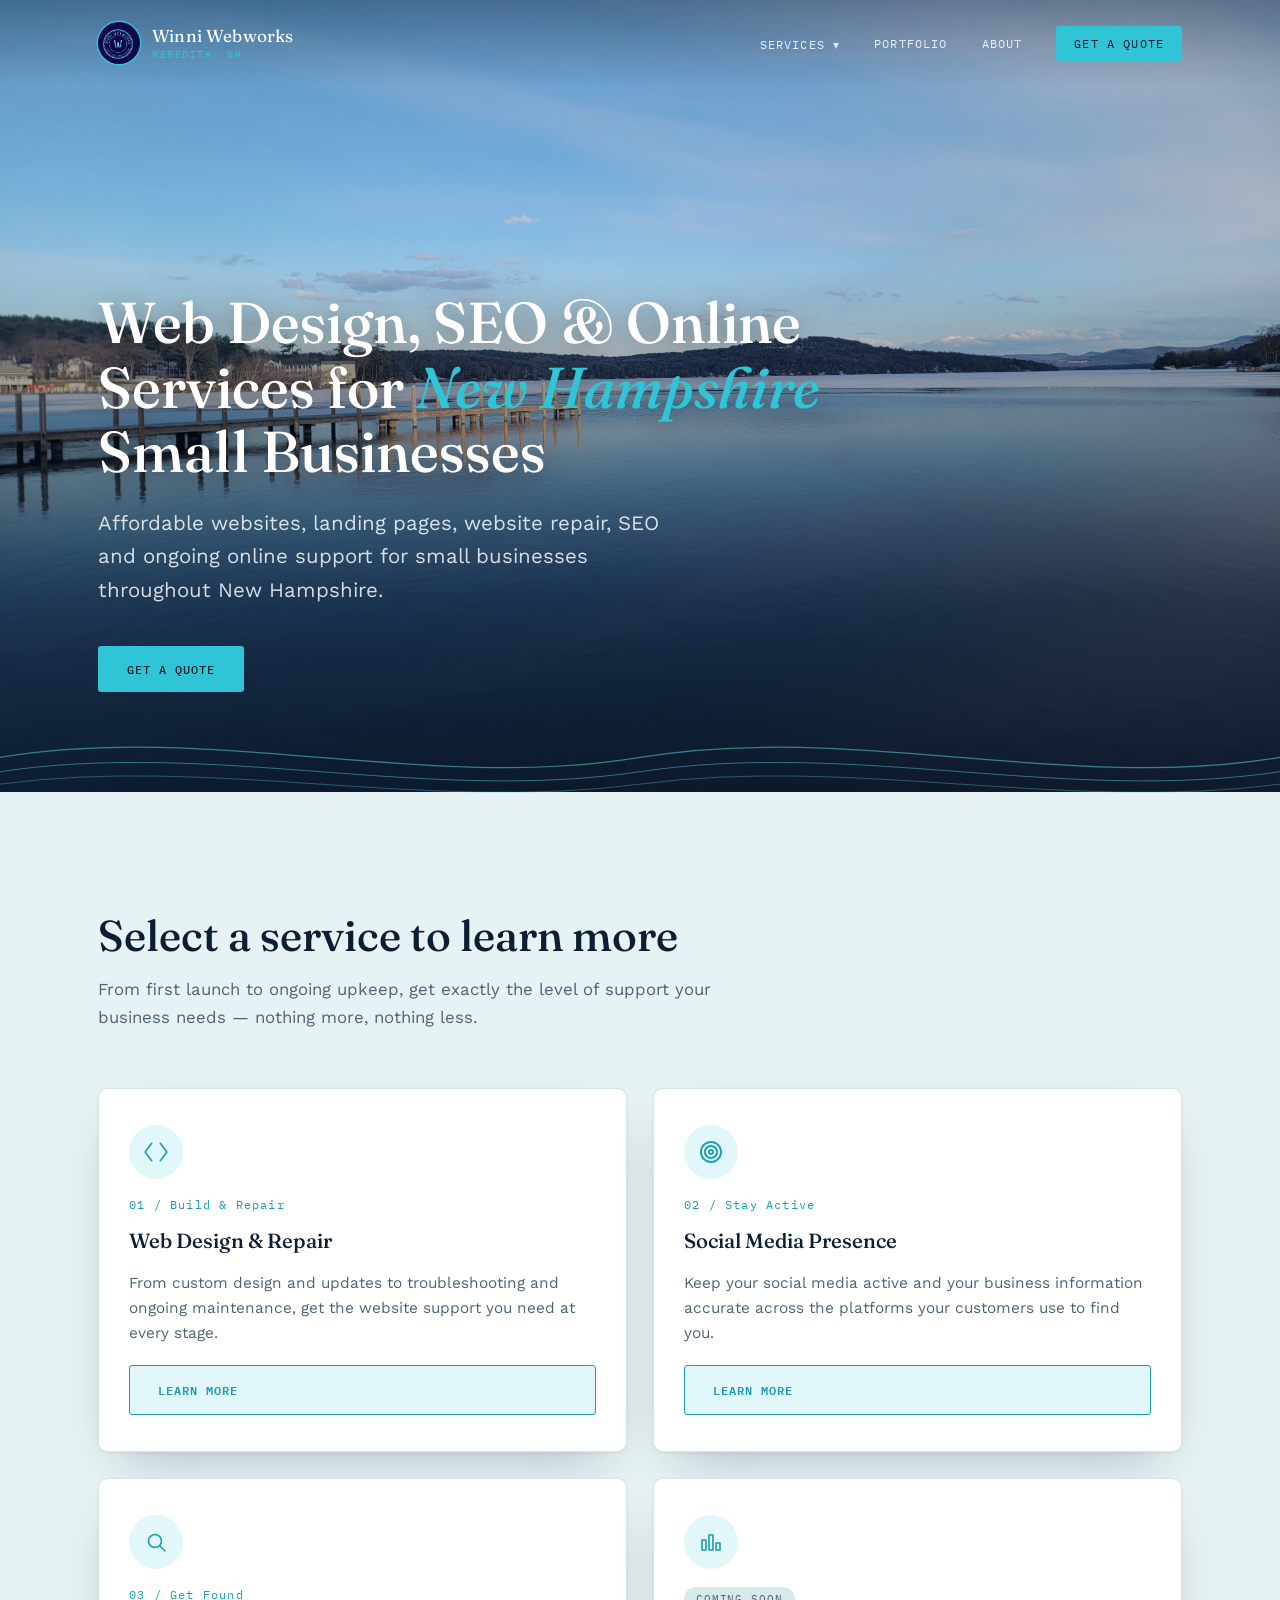
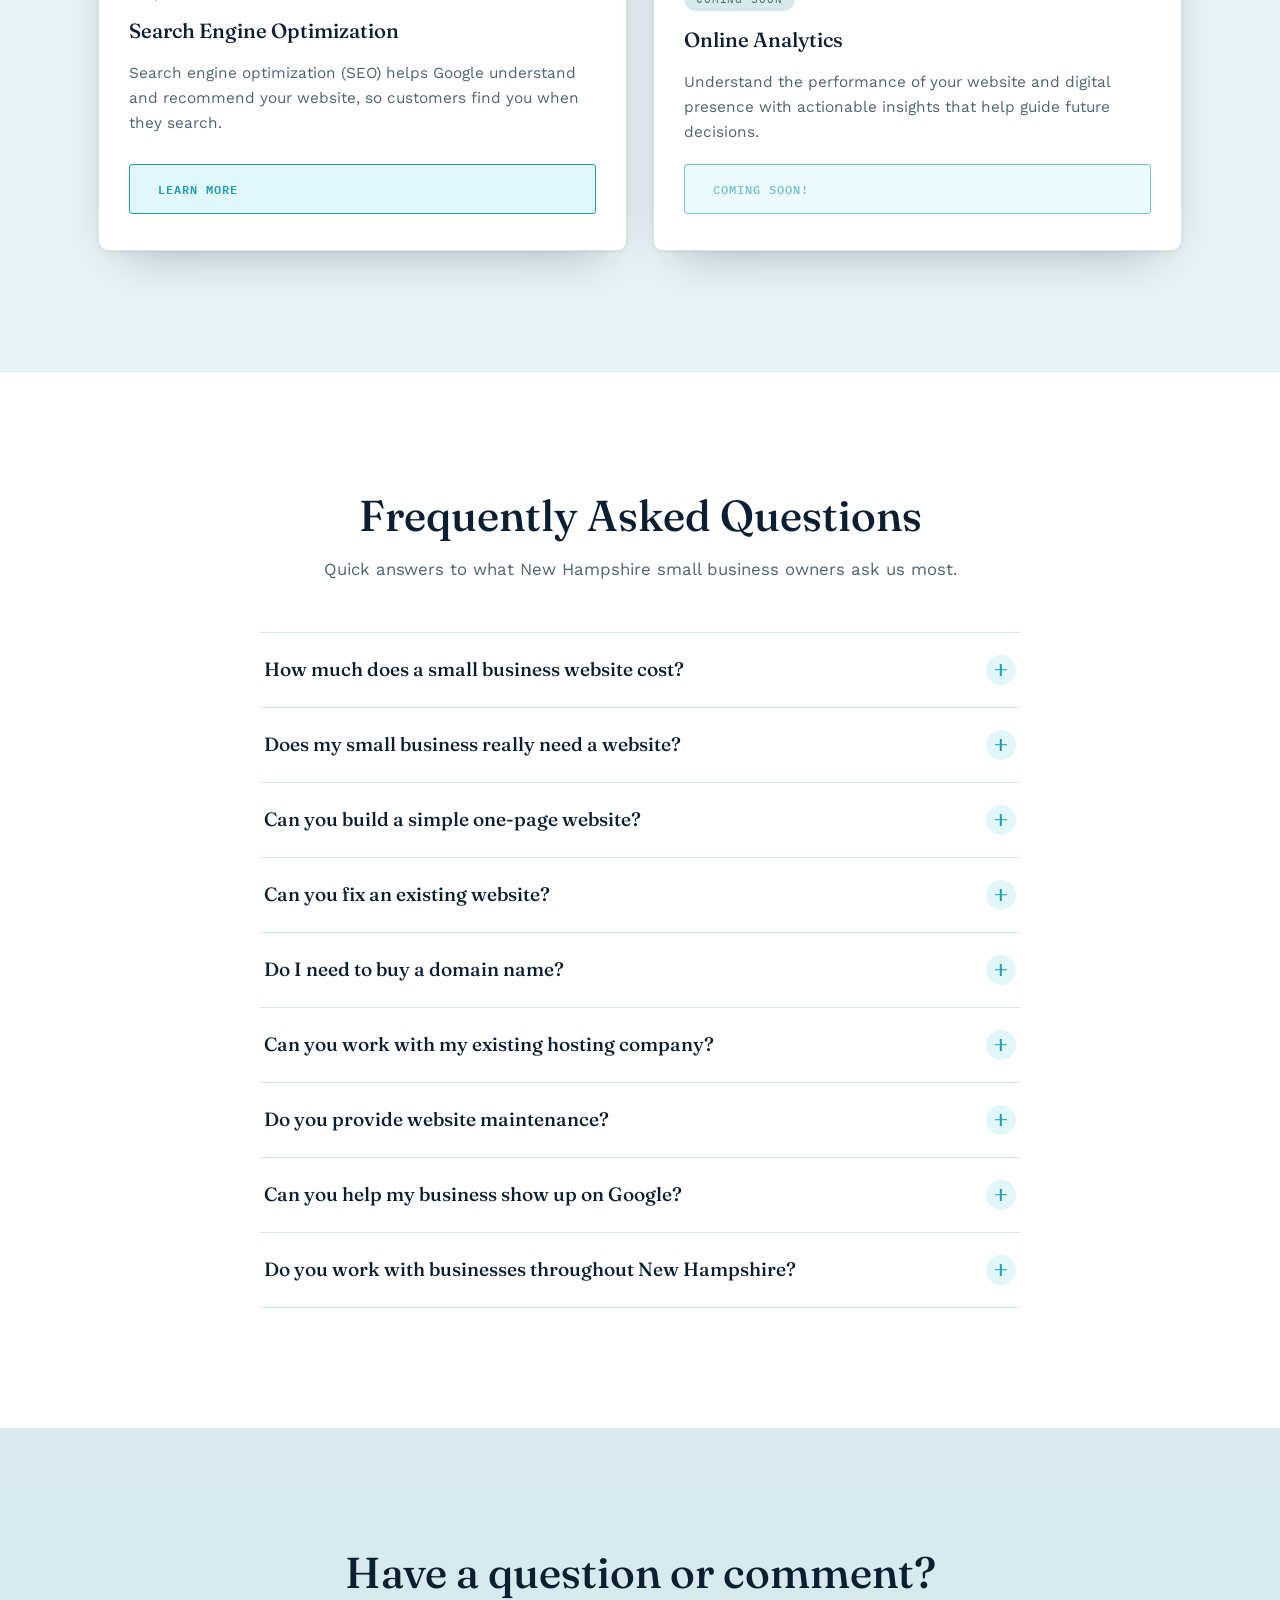
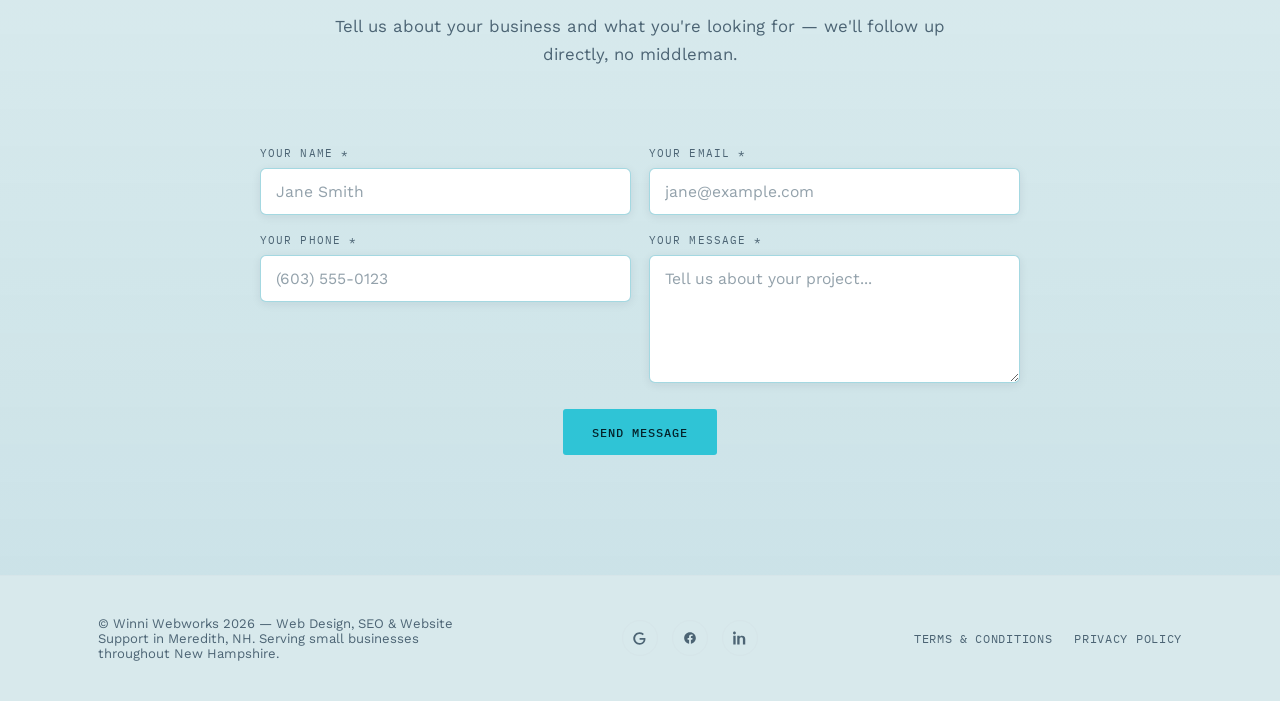
<file: index.html>
<!DOCTYPE html>
<html data-bs-theme="light" lang="en">

<head>
  <meta charset="utf-8">
  <meta name="viewport" content="width=device-width, initial-scale=1.0, shrink-to-fit=no">
  <link rel="icon" type="image/x-icon" href="favicon.ico">
  <link rel="icon" type="image/png" sizes="32x32" href="favicon-32x32.png">
  <link rel="icon" type="image/png" sizes="16x16" href="favicon-16x16.png">
  <link rel="apple-touch-icon" sizes="180x180" href="apple-touch-icon.png">
<title>New Hampshire Web Design &amp; SEO for Small Businesses</title>
<meta property="og:url" content="https://winniwebworks.com/">
<meta property="og:type" content="website">
<meta name="description" content="Affordable web design, SEO, website repair, landing pages and online support for small businesses throughout New Hampshire.">
<meta name="robots" content="index, follow">
<meta property="og:title" content="New Hampshire Web Design &amp; SEO for Small Businesses">
<meta property="og:description" content="Affordable web design, SEO, website repair, landing pages and online support for small businesses throughout New Hampshire.">
<meta property="og:image" content="https://winniwebworks.com/assets/og/preview.jpg">
<meta property="og:site_name" content="Winni Webworks">
<meta property="og:locale" content="en_US" />
<meta name="keywords" content="web design New Hampshire, small business web design, website development NH, affordable web design, SEO services New Hampshire">
<meta name="twitter:card" content="summary_large_image">
<meta name="twitter:title" content="New Hampshire Web Design &amp; SEO for Small Businesses">
<meta name="twitter:description" content="Affordable web design, SEO, website repair, landing pages and online support for small businesses throughout New Hampshire.">
<meta name="twitter:image" content="https://winniwebworks.com/assets/og/preview.jpg">
<link rel="canonical" href="https://winniwebworks.com/">
<!-- Google Analytics (preserved from original site) -->
<script async src="https://www.googletagmanager.com/gtag/js?id=G-Y86VKH0ZQD"></script>
<script>
  window.dataLayer = window.dataLayer || [];
  function gtag() { dataLayer.push(arguments); }
  gtag('js', new Date());
  gtag('config', 'G-Y86VKH0ZQD');
</script>
<script type="application/ld+json">
{
  "@context": "https://schema.org",
  "@type": "LocalBusiness",
  "name": "Winni Webworks",
  "url": "https://winniwebworks.com",
  "image": "https://winniwebworks.com/assets/og/preview.jpg",
  "description": "Affordable web design, SEO, website repair, landing pages and online support for small businesses throughout New Hampshire.",
  "areaServed": ["New Hampshire", "Laconia NH", "Meredith NH", "Gilford NH", "Plymouth NH"],
  "address": { "@type": "PostalAddress", "addressLocality": "Meredith", "addressRegion": "NH", "addressCountry": "US" },
  "sameAs": [
    "https://www.facebook.com/profile.php?id=61588019742144",
    "https://www.linkedin.com/in/sara-huntley/"
  ]
}
</script>
<script type="application/ld+json">
{
  "@context": "https://schema.org",
  "@type": "FAQPage",
  "mainEntity": [
    { "@type": "Question", "name": "How much does a small business website cost?", "acceptedAnswer": { "@type": "Answer", "text": "Most small business websites we build fall between $400 and $1,000, depending on how many pages and features you need. A simple one-page site can come in under $400, while larger sites with more pages or custom features cost more. You'll get a clear quote up front, so you know the price before any work begins." } },
    { "@type": "Question", "name": "Does my small business really need a website?", "acceptedAnswer": { "@type": "Answer", "text": "Yes. Most customers look a business up online before they call or stop by, and if they can't find you, they'll find a competitor instead. A website is the one place online you fully control: it shows your services, hours and contact details around the clock, helps you appear in Google searches, and makes your business look established in a way a social media page alone can't." } },
    { "@type": "Question", "name": "Can you build a simple one-page website?", "acceptedAnswer": { "@type": "Answer", "text": "Yes. A one-page website is often the perfect fit for a small business that's just getting started. It puts who you are, what you offer and how to reach you on a single clean, mobile-friendly page, and it's quick and affordable to launch. When your business grows, we can add more pages to it." } },
    { "@type": "Question", "name": "Can you fix an existing website?", "acceptedAnswer": { "@type": "Answer", "text": "Yes. Whether it's broken pages, an outdated design, slow loading or a site that doesn't work well on phones, we can repair it. All we need is the right access to your website, such as a login to your site's admin panel or hosting account." } },
    { "@type": "Question", "name": "Do I need to buy a domain name?", "acceptedAnswer": { "@type": "Answer", "text": "Yes. Your domain name is your address on the web, like yourbusiness.com, and every website needs one. If you don't have one yet, we can help you pick a good name, register it and connect it to your new site. If you already own one, we'll simply use that." } },
    { "@type": "Question", "name": "Can you work with my existing hosting company?", "acceptedAnswer": { "@type": "Answer", "text": "Yes. There's no need to switch providers or move your site. We're happy to work with the hosting company you already have, so your accounts, email and billing stay exactly where they are while we handle the website itself." } },
    { "@type": "Question", "name": "Do you provide website maintenance?", "acceptedAnswer": { "@type": "Answer", "text": "Yes. We offer ongoing website maintenance on any hosting platform, covering content updates, fixes and routine upkeep so your site stays current, secure and working properly." } },
    { "@type": "Question", "name": "Can you help my business show up on Google?", "acceptedAnswer": { "@type": "Answer", "text": "Yes, this is one of our specialties. We build every site with search engine optimization (SEO) in mind and can improve an existing site too, focusing on the local searches your customers actually make, so people nearby can find you when they're looking for what you offer." } },
    { "@type": "Question", "name": "Do you work with businesses throughout New Hampshire?", "acceptedAnswer": { "@type": "Answer", "text": "Yes. We're based in Meredith and work with small businesses throughout New Hampshire and beyond. Everything can be handled remotely, so wherever you're located, you'll get the same personal, direct service." } }
  ]
}
</script>

<link rel="preconnect" href="https://fonts.googleapis.com">
<link rel="preconnect" href="https://fonts.gstatic.com" crossorigin>
<link rel="stylesheet" href="https://fonts.googleapis.com/css2?family=Fraunces:ital,opsz,wght@0,9..144,400;0,9..144,500;0,9..144,600;1,9..144,500&family=Work+Sans:wght@400;500;600&family=IBM+Plex+Mono:wght@400;500&display=swap">

<style>
  :root {
    --contact-overlay: rgba(215,233,237,0.8);
    --contact-overlay-2: rgba(200,225,230,0.88);
    --hero-img: url("assets/img/header-bg.jpg");
    --map-img: url("assets/img/map-image.png");
    --bg: #e7f2f4;
    --surface: #ffffff;
    --surface-2: #d8e9ec;
    --faq-bg: #ffffff;
    --faq-line: #d6e5e9;
    --ink: #0b1f33;
    --ink-soft: #4c6474;
    --line: #d6e5e9;
    --navy: #0a1930;
    --navy-2: #0f2542;
    --aqua: #1c9db3;
    --aqua-bright: #2fc4d6;
    --aqua-soft: rgba(47, 196, 214, 0.14);
    --shadow: 0 20px 50px -25px rgba(10, 25, 48, 0.35);
  }

  @media (prefers-color-scheme: dark) {
    :root:not([data-theme="light"]) {
      --contact-overlay: rgba(8,20,32,0.55);
      --contact-overlay-2: rgba(8,20,32,0.68);
      --map-img: url("assets/img/map-image-dark.png");
      --bg: #06101c;
      --surface: #163254;
      --surface-2: #1c3d63;
      --faq-bg: #214a76;
      --faq-line: #3a6492;
      --ink: #e9f3f6;
      --ink-soft: #a3bcc9;
      --line: #2a4d70;
      --aqua: #37c9de;
      --aqua-bright: #5fdcee;
      --aqua-soft: rgba(55, 201, 222, 0.18);
      --shadow: 0 20px 50px -25px rgba(0, 0, 0, 0.65);
    }
  }

  :root[data-theme="dark"] {
    --contact-overlay: rgba(8,20,32,0.55);
    --contact-overlay-2: rgba(8,20,32,0.68);
    --map-img: url("assets/img/map-image-dark.png");
    --bg: #06101c;
    --surface: #163254;
    --surface-2: #1c3d63;
    --faq-bg: #214a76;
    --faq-line: #3a6492;
    --ink: #e9f3f6;
    --ink-soft: #a3bcc9;
    --line: #2a4d70;
    --aqua: #37c9de;
    --aqua-bright: #5fdcee;
    --aqua-soft: rgba(55, 201, 222, 0.18);
    --shadow: 0 20px 50px -25px rgba(0, 0, 0, 0.65);
  }

  * { box-sizing: border-box; }
  html { scroll-behavior: smooth; }
  @media (prefers-reduced-motion: reduce) {
    html { scroll-behavior: auto; }
    * { animation-duration: 0.01ms !important; animation-iteration-count: 1 !important; transition-duration: 0.01ms !important; }
  }

  body {
    margin: 0;
    background: var(--bg);
    color: var(--ink);
    font-family: "Work Sans", system-ui, -apple-system, "Segoe UI", sans-serif;
    -webkit-font-smoothing: antialiased;
    overflow-x: hidden;
  }

  img { max-width: 100%; display: block; }

  h1, h2, h3, h4 {
    font-family: "Fraunces", Georgia, "Times New Roman", serif;
    font-weight: 500;
    line-height: 1.12;
    text-wrap: balance;
    margin: 0;
    color: var(--ink);
  }

  h1 em, h2 em, h3 em { font-style: italic; font-weight: 500; color: var(--aqua-bright); }

  p { margin: 0; line-height: 1.65; color: var(--ink-soft); }

  .kicker {
    font-family: "IBM Plex Mono", ui-monospace, monospace;
    text-transform: uppercase;
    letter-spacing: 0.14em;
    font-size: 0.72rem;
    font-weight: 500;
  }

  .wrap { max-width: 1180px; margin: 0 auto; padding: 0 clamp(20px, 5vw, 48px); }

  a { color: inherit; text-decoration: none; }

  .btn {
    display: inline-flex;
    align-items: center;
    gap: 10px;
    padding: 14px 28px;
    border-radius: 3px;
    font-family: "IBM Plex Mono", monospace;
    font-size: 0.78rem;
    letter-spacing: 0.08em;
    text-transform: uppercase;
    font-weight: 500;
    border: 1px solid transparent;
    cursor: pointer;
    transition: transform 0.25s ease, box-shadow 0.25s ease, background 0.25s ease, color 0.25s ease;
  }
  .btn-solid { background: var(--aqua-bright); color: #04222a; }
  .btn-solid:hover { transform: translateY(-2px); box-shadow: 0 14px 28px -12px rgba(47, 196, 214, 0.55); }
  .btn-outline { background: transparent; border-color: rgba(255,255,255,0.4); color: #fff; }
  .btn-outline:hover { background: rgba(255,255,255,0.12); transform: translateY(-2px); }
  .btn-ghost { background: var(--aqua-soft); color: var(--aqua); border-color: var(--aqua); font-weight: 600; }
  .btn-ghost:hover { background: var(--aqua); color: #fff; transform: translateY(-2px); box-shadow: 0 10px 22px -12px rgba(28,157,179,0.5); }

  /* ---------- NAV ---------- */
  #mainNav {
    position: fixed; top: 0; left: 0; right: 0; z-index: 100;
    padding: 22px 0;
    background: linear-gradient(180deg, rgba(8,20,36,0.32), rgba(8,20,36,0));
    transition: background 0.35s ease, padding 0.35s ease, box-shadow 0.35s ease;
  }
  #mainNav.scrolled { background: var(--surface); padding: 14px 0; box-shadow: 0 10px 30px -18px rgba(10,25,48,0.18); }
  #mainNav.scrolled .brand, #mainNav.scrolled .navlinks a, #mainNav.scrolled .navlinks button { color: var(--ink); }
  #mainNav.scrolled .navlinks .cta { color: var(--navy); }
  #mainNav .navwrap { display: flex; align-items: center; justify-content: space-between; }
  .brand { display: flex; align-items: center; gap: 12px; color: #fff; }
  .brand-mark {
    width: 42px; height: 42px; border-radius: 50%;
    overflow: hidden; flex-shrink: 0;
    box-shadow: 0 0 0 1.5px var(--aqua-bright);
  }
  .brand-mark img { width: 100%; height: 100%; object-fit: cover; }
  .brand-text { font-family: "Fraunces", serif; font-size: 1.08rem; letter-spacing: 0.01em; }
  .brand-text small { display: block; font-family: "IBM Plex Mono", monospace; font-size: 0.6rem; letter-spacing: 0.16em; color: var(--aqua-bright); text-transform: uppercase; margin-top: 2px; }

  .navlinks { display: flex; align-items: center; gap: 34px; }
  .navlinks a, .navlinks button {
    background: none; border: none; cursor: pointer;
    font-family: "IBM Plex Mono", monospace; font-size: 0.72rem; letter-spacing: 0.1em;
    text-transform: uppercase; color: rgba(255,255,255,0.85); padding: 0; position: relative;
  }
  .navlinks a:hover, .navlinks button:hover { color: #fff; }
  .navlinks a::after, .navlinks button::after {
    content: ""; position: absolute; left: 0; bottom: -6px; width: 0; height: 1px; background: var(--aqua-bright);
    transition: width 0.25s ease;
  }
  .navlinks a:hover::after, .navlinks button:hover::after { width: 100%; }
  .navlinks .cta { color: var(--navy); background: var(--aqua-bright); padding: 10px 18px; border-radius: 3px; }
  .navlinks .cta::after { display: none; }
  .navlinks .cta:hover { background: #fff; }

  .navdrop { position: relative; }
  .navdrop-menu {
    position: absolute; top: 26px; left: 50%; transform: translateX(-50%) translateY(6px);
    background: var(--surface); border: 1px solid var(--line); border-radius: 6px;
    padding: 8px; min-width: 180px; opacity: 0; pointer-events: none; transition: opacity 0.2s ease, transform 0.2s ease;
    box-shadow: var(--shadow);
  }
  .navdrop-menu a { color: var(--ink); }
  .navdrop:hover .navdrop-menu { opacity: 1; pointer-events: auto; transform: translateX(-50%) translateY(0); }
  .navdrop-menu a { display: block; padding: 10px 12px; border-radius: 4px; }
  .navdrop-menu a:hover { background: var(--surface-2); }
  .navdrop-menu a::after { display: none; }

  .navToggle { display: none; background: var(--surface); border-radius: 8px; padding: 9px 10px; box-shadow: 0 2px 10px rgba(10,25,48,0.18); }
  .navToggle span { background: var(--navy) !important; }

  @media (max-width: 900px) {
    .navlinks { position: fixed; inset: 0 0 0 auto; width: min(78vw, 320px); background: var(--surface); flex-direction: column; align-items: flex-start; padding: 90px 32px 32px; gap: 26px; transform: translateX(100%); transition: transform 0.35s ease; box-shadow: -20px 0 40px rgba(10,25,48,0.18); }
    .navlinks.open { transform: translateX(0); }
    .navlinks.open a, .navlinks.open button { color: var(--ink); }
    .navlinks.open .cta { color: var(--navy); }
    .navdrop-menu { position: static; transform: none; opacity: 1; pointer-events: auto; display: none; box-shadow: none; background: transparent; padding-left: 8px; margin-top: 10px; }
    .navdrop.open .navdrop-menu { display: block; }
    .navToggle { display: flex; flex-direction: column; gap: 5px; background: none; border: none; cursor: pointer; z-index: 110; padding: 6px; }
    .navToggle span { width: 22px; height: 2px; background: #fff; display: block; }
  }

  /* ---------- HERO ---------- */
  .hero {
    position: relative; min-height: 88svh; display: flex; align-items: flex-end;
    background: linear-gradient(180deg, rgba(8,20,36,0.14) 0%, rgba(8,20,36,0.08) 34%, rgba(8,20,36,0.68) 76%, rgba(8,20,36,0.84) 100%), var(--hero-img) center/cover no-repeat;
  }
  .hero-inner { position: relative; z-index: 2; width: 100%; padding-bottom: clamp(56px, 8vw, 100px); padding-top: 150px; }
  .hero h1 { color: #fff; font-size: clamp(2.1rem, 4.6vw, 3.6rem); max-width: 22ch; text-shadow: 0 4px 24px rgba(0,0,0,0.35); }
  .hero-sub { color: rgba(255,255,255,0.82); font-size: clamp(1.05rem, 1.6vw, 1.3rem); max-width: 46ch; margin-top: 22px; font-weight: 400; }
  .hero-cta { margin-top: 38px; display: flex; gap: 16px; flex-wrap: wrap; }

  .hero-ripples { position: absolute; left: 0; right: 0; bottom: -1px; z-index: 1; opacity: 0.5; }
  .hero-ripples path { animation: ripple-pulse 7s ease-in-out infinite; }
  .hero-ripples path:nth-child(2) { animation-delay: 1.1s; }
  .hero-ripples path:nth-child(3) { animation-delay: 2.2s; }
  @keyframes ripple-pulse { 0%, 100% { opacity: 0.35; } 50% { opacity: 0.85; } }

  /* ---------- SECTIONS ---------- */
  section { position: relative; }
  .section-pad { padding: clamp(70px, 10vw, 120px) 0; }
  .section-head { max-width: 640px; }
  .section-head h2 { font-size: clamp(1.9rem, 3.4vw, 2.7rem); }
  .section-head p { margin-top: 16px; font-size: 1.05rem; }

  .contour-bg {
    position: absolute; inset: 0; pointer-events: none; opacity: 0.5;
  }

  /* services */
  .services-grid { display: grid; grid-template-columns: repeat(2, 1fr); gap: 26px; margin-top: 56px; }
  @media (max-width: 700px) { .services-grid { grid-template-columns: 1fr; } }
  .service-card {
    background: var(--surface); border: 1px solid var(--line); border-radius: 10px;
    padding: 36px 30px; display: flex; flex-direction: column; gap: 18px;
    box-shadow: 0 1px 3px rgba(10,25,48,0.06), var(--shadow); transition: transform 0.3s ease, border-color 0.3s ease;
  }
  .service-card:hover { transform: translateY(-6px); border-color: var(--aqua); }
  .service-num { font-family: "IBM Plex Mono", monospace; font-size: 0.75rem; color: var(--aqua); letter-spacing: 0.1em; }
  .service-icon {
    width: 54px; height: 54px; border-radius: 50%; background: var(--aqua-soft); color: var(--aqua);
    display: flex; align-items: center; justify-content: center; font-size: 1.4rem;
  }
  .service-card h4 { font-size: 1.28rem; font-weight: 500; }
  .service-card p { font-size: 0.96rem; flex-grow: 1; }
  .service-tag { font-family: "IBM Plex Mono", monospace; font-size: 0.68rem; letter-spacing: 0.08em; text-transform: uppercase; color: var(--ink-soft); background: var(--surface-2); border-radius: 20px; padding: 5px 12px; width: fit-content; }

  /* faq */
  .faq { background: var(--faq-bg); border-top: 1px solid var(--faq-line); }
  .faq .section-head { margin: 0 auto; text-align: center; }
  .faq-list { max-width: 760px; margin: 48px auto 0; border-top: 1px solid var(--faq-line); }
  .faq-item { border-bottom: 1px solid var(--faq-line); }
  .faq-item summary {
    list-style: none; cursor: pointer; display: flex; align-items: center; justify-content: space-between; gap: 20px;
    padding: 22px 4px; transition: color 0.2s ease;
  }
  .faq-item summary::-webkit-details-marker { display: none; }
  .faq-item summary h3 { font-size: clamp(1.05rem, 1.5vw, 1.2rem); font-weight: 500; transition: color 0.2s ease; }
  .faq-item summary:hover h3, .faq-item[open] summary h3 { color: var(--aqua); }
  .faq-item summary:focus-visible { outline: 2px solid var(--aqua); outline-offset: 2px; border-radius: 4px; }
  .faq-icon {
    position: relative; flex: none; width: 30px; height: 30px; border-radius: 50%;
    background: var(--aqua-soft); color: var(--aqua); transition: transform 0.3s ease;
  }
  .faq-icon::before, .faq-icon::after {
    content: ""; position: absolute; left: 50%; top: 50%; width: 12px; height: 1.6px; background: currentColor;
    transform: translate(-50%, -50%);
  }
  .faq-icon::after { transform: translate(-50%, -50%) rotate(90deg); transition: opacity 0.3s ease; }
  .faq-item[open] .faq-icon { transform: rotate(180deg); }
  .faq-item[open] .faq-icon::after { opacity: 0; }
  .faq-answer { padding: 0 48px 24px 4px; }
  .faq-answer a { color: var(--aqua); text-decoration: underline; text-underline-offset: 3px; }
  @media (max-width: 560px) { .faq-answer { padding-right: 4px; } }

  /* work strip */

  /* contact */
  .contact {
    background: linear-gradient(180deg, var(--contact-overlay), var(--contact-overlay-2)), var(--map-img) center/cover no-repeat fixed;
    color: var(--ink);
    border-top: 1px solid var(--line);
  }
  .contact .section-head { max-width: 640px; margin: 0 auto; text-align: center; }
  .contact h2 { color: var(--ink); }
  .contact .section-head p { color: var(--ink-soft); }

  .contact-form { max-width: 760px; margin: 48px auto 0; }
  .form-row { display: grid; grid-template-columns: 1fr 1fr; gap: 18px; }
  @media (max-width: 640px) { .form-row { grid-template-columns: 1fr; } }
  .field { margin-bottom: 18px; display: flex; flex-direction: column; gap: 8px; }
  .field label { font-family: "IBM Plex Mono", monospace; font-size: 0.68rem; letter-spacing: 0.1em; text-transform: uppercase; color: var(--ink-soft); }
  .field input, .field textarea {
    background: #ffffff; border: 1.5px solid rgba(28,157,179,0.4); border-radius: 6px;
    padding: 13px 15px; color: #0b1f33 !important; font-family: "Work Sans", sans-serif; font-size: 0.98rem;
    transition: border-color 0.25s ease, box-shadow 0.25s ease;
    box-shadow: 0 2px 10px rgba(10,25,48,0.08);
  }
  .field input::placeholder, .field textarea::placeholder { color: var(--ink-soft); opacity: 0.6; }
  .field input:focus, .field textarea:focus { outline: none; border-color: var(--aqua); box-shadow: 0 0 0 3px var(--aqua-soft); }
  .field textarea { min-height: 128px; resize: vertical; }
  .contact-form .submit-row { text-align: center; margin-top: 8px; }
  #formStatus { font-family: "IBM Plex Mono", monospace; font-size: 0.8rem; color: var(--aqua); margin-bottom: 14px; min-height: 1.2em; }

  /* footer */
  footer { background: var(--surface-2); color: var(--ink-soft); padding: 40px 0; border-top: 1px solid var(--line); }
  .footer-inner { display: flex; justify-content: space-between; align-items: center; flex-wrap: wrap; gap: 20px; }
  .footer-inner .copyright { font-size: 0.82rem; max-width: 46ch; }
  .social-buttons { display: flex; gap: 14px; list-style: none; margin: 0; padding: 0; }
  .social-buttons a {
    width: 36px; height: 36px; border-radius: 50%; border: 1px solid var(--line); color: var(--ink-soft);
    display: flex; align-items: center; justify-content: center; transition: border-color 0.25s ease, color 0.25s ease, transform 0.25s ease;
  }
  .social-buttons a:hover { border-color: var(--aqua); color: var(--aqua); transform: translateY(-2px); }
  .quicklinks { display: flex; gap: 22px; list-style: none; margin: 0; padding: 0; font-family: "IBM Plex Mono", monospace; font-size: 0.72rem; letter-spacing: 0.06em; text-transform: uppercase; }
  .quicklinks a:hover { color: var(--aqua); }

  .reveal { opacity: 0; transform: translateY(24px); transition: opacity 0.7s ease, transform 0.7s ease; }
  .reveal.in { opacity: 1; transform: translateY(0); }

  ::selection { background: var(--aqua-bright); color: #04222a; }
</style>
</head>
<body id="page-top">

  <nav id="mainNav">
    <div class="wrap navwrap">
      <a class="brand" href="#top" style="align-items:center;">
        <span class="brand-mark"><img src="assets/img/WWW_Logo.jpg" alt="Winni Webworks logo"></span>
        <span class="brand-text">Winni Webworks<small>Meredith, NH</small></span>
      </a>
      <button class="navToggle" id="navToggle" aria-label="Toggle navigation" aria-expanded="false">
        <span></span><span></span><span></span>
      </button>
      <div class="navlinks" id="navLinks">
        <div class="navdrop" id="navDrop">
          <button type="button" id="navDropBtn">Services ▾</button>
          <div class="navdrop-menu">
            <a href="WebDesign.html">Web Design</a>
            <a href="Socials.html">Social Media</a>
            <a href="SEO.html">SEO</a>
          </div>
        </div>
        <a href="Portfolio.html">Portfolio</a>
        <a href="About.html">About</a>
        <a href="#services" class="cta">Get a Quote</a>
      </div>
    </div>
  </nav>

  <header class="hero" id="top">
    <div class="wrap hero-inner">
      <h1>Web Design, SEO &amp; Online Services for <em>New&nbsp;Hampshire</em> Small Businesses</h1>
      <p class="hero-sub">Affordable websites, landing pages, website repair, SEO and ongoing online support for small businesses throughout New Hampshire.</p>
      <div class="hero-cta">
        <a href="#services" class="btn btn-solid">Get a Quote</a>
      </div>
    </div>
    <svg class="hero-ripples" viewBox="0 0 1440 90" preserveAspectRatio="none" aria-hidden="true">
      <path d="M0,50 C240,10 480,90 720,50 C960,10 1200,90 1440,50" fill="none" stroke="#5fdcee" stroke-width="1.4"/>
      <path d="M0,66 C240,30 480,102 720,66 C960,30 1200,102 1440,66" fill="none" stroke="#5fdcee" stroke-width="1"/>
      <path d="M0,80 C240,48 480,112 720,80 C960,48 1200,112 1440,80" fill="none" stroke="#5fdcee" stroke-width="0.75"/>
    </svg>
  </header>

  <section id="services" class="section-pad">
    <div class="wrap">
      <div class="section-head reveal">
        <h2>Select a service to learn more</h2>
        <p>From first launch to ongoing upkeep, get exactly the level of support your business needs &mdash; nothing more, nothing less.</p>
      </div>

      <div class="services-grid">
        <div class="service-card reveal">
          <div class="service-icon">
            <svg width="26" height="26" viewBox="0 0 24 24" fill="none" stroke="currentColor" stroke-width="1.6"><path d="M8 4 L2 12 L8 20 M16 4 L22 12 L16 20" stroke-linecap="round" stroke-linejoin="round"/></svg>
          </div>
          <span class="service-num">01 / Build &amp; Repair</span>
          <h4>Web Design &amp; Repair</h4>
          <p>From custom design and updates to troubleshooting and ongoing maintenance, get the website support you need at every stage.</p>
          <a class="btn btn-ghost" href="WebDesign.html">Learn More</a>
        </div>

        <div class="service-card reveal" style="transition-delay:0.08s;">
          <div class="service-icon">
            <svg width="24" height="24" viewBox="0 0 24 24" fill="none"><path fill-rule="evenodd" clip-rule="evenodd" d="M15 12C15 13.6569 13.6569 15 12 15C10.3431 15 9 13.6569 9 12C9 10.3431 10.3431 9 12 9C13.6569 9 15 10.3431 15 12ZM13 12C13 12.5523 12.5523 13 12 13C11.4477 13 11 12.5523 11 12C11 11.4477 11.4477 11 12 11C12.5523 11 13 11.4477 13 12Z" fill="currentColor"/><path fill-rule="evenodd" clip-rule="evenodd" d="M12 19C15.866 19 19 15.866 19 12C19 8.13401 15.866 5 12 5C8.13401 5 5 8.13401 5 12C5 15.866 8.13401 19 12 19ZM12 17C14.7614 17 17 14.7614 17 12C17 9.23858 14.7614 7 12 7C9.23858 7 7 9.23858 7 12C7 14.7614 9.23858 17 12 17Z" fill="currentColor"/><path fill-rule="evenodd" clip-rule="evenodd" d="M12 23C18.0751 23 23 18.0751 23 12C23 5.92487 18.0751 1 12 1C5.92487 1 1 5.92487 1 12C1 18.0751 5.92487 23 12 23ZM12 21C16.9706 21 21 16.9706 21 12C21 7.02944 16.9706 3 12 3C7.02944 3 3 7.02944 3 12C3 16.9706 7.02944 21 12 21Z" fill="currentColor"/></svg>
          </div>
          <span class="service-num">02 / Stay Active</span>
          <h4>Social Media Presence</h4>
          <p>Keep your social media active and your business information accurate across the platforms your customers use to find you.</p>
          <a class="btn btn-ghost" href="Socials.html">Learn More</a>
        </div>

        <div class="service-card reveal" style="transition-delay:0.16s;">
          <div class="service-icon">
            <svg width="24" height="24" viewBox="0 0 24 24" fill="none" stroke="currentColor" stroke-width="1.6" stroke-linecap="round" stroke-linejoin="round"><circle cx="11" cy="11" r="6.5"/><path d="M16 16 L21 21"/></svg>
          </div>
          <span class="service-num">03 / Get Found</span>
          <h4>Search Engine Optimization</h4>
          <p>Search engine optimization (SEO) helps Google understand and recommend your website, so customers find you when they search.</p>
          <a class="btn btn-ghost" href="SEO.html">Learn More</a>
        </div>

        <div class="service-card reveal" style="transition-delay:0.24s;">
          <div class="service-icon">
            <svg width="24" height="24" viewBox="0 0 24 24" fill="none" stroke="currentColor" stroke-width="1.6" stroke-linecap="round" stroke-linejoin="round"><rect x="3" y="10" width="4" height="10"/><rect x="10" y="5" width="4" height="15"/><rect x="17" y="13" width="4" height="7"/></svg>
          </div>
          <span class="service-tag">Coming Soon</span>
          <h4>Online Analytics</h4>
          <p>Understand the performance of your website and digital presence with actionable insights that help guide future decisions.</p>
          <button class="btn btn-ghost" type="button" disabled style="opacity:0.6;cursor:not-allowed;">Coming Soon!</button>
        </div>
      </div>
    </div>
  </section>

  <section id="faq" class="faq section-pad">
    <div class="wrap">
      <div class="section-head reveal">
        <h2>Frequently Asked Questions</h2>
        <p>Quick answers to what New Hampshire small business owners ask us most.</p>
      </div>

      <div class="faq-list reveal">
        <details class="faq-item">
          <summary><h3>How much does a small business website cost?</h3><span class="faq-icon" aria-hidden="true"></span></summary>
          <div class="faq-answer">
            <p>Most small business websites we build fall between $400 and $1,000, depending on how many pages and features you need. A simple one-page site can come in under $400, while larger sites with more pages or custom features cost more. You'll get a clear quote up front, so you know the price before any work begins.</p>
          </div>
        </details>

        <details class="faq-item">
          <summary><h3>Does my small business really need a website?</h3><span class="faq-icon" aria-hidden="true"></span></summary>
          <div class="faq-answer">
            <p>Yes. Most customers look a business up online before they call or stop by, and if they can't find you, they'll find a competitor instead. A website is the one place online you fully control: it shows your services, hours and contact details around the clock, helps you appear in Google searches, and makes your business look established in a way a social media page alone can't.</p>
          </div>
        </details>

        <details class="faq-item">
          <summary><h3>Can you build a simple one-page website?</h3><span class="faq-icon" aria-hidden="true"></span></summary>
          <div class="faq-answer">
            <p>Yes. A one-page website is often the perfect fit for a small business that's just getting started. It puts who you are, what you offer and how to reach you on a single clean, mobile-friendly page, and it's quick and affordable to launch. When your business grows, we can add more pages to it.</p>
          </div>
        </details>

        <details class="faq-item">
          <summary><h3>Can you fix an existing website?</h3><span class="faq-icon" aria-hidden="true"></span></summary>
          <div class="faq-answer">
            <p>Yes. Whether it's broken pages, an outdated design, slow loading or a site that doesn't work well on phones, we can repair it. All we need is the right access to your website, such as a login to your site's admin panel or hosting account. <a href="WebRepairForm.html">Tell us what's going wrong</a> and we'll take a look.</p>
          </div>
        </details>

        <details class="faq-item">
          <summary><h3>Do I need to buy a domain name?</h3><span class="faq-icon" aria-hidden="true"></span></summary>
          <div class="faq-answer">
            <p>Yes. Your domain name is your address on the web, like yourbusiness.com, and every website needs one. If you don't have one yet, we can help you pick a good name, register it and connect it to your new site. If you already own one, we'll simply use that.</p>
          </div>
        </details>

        <details class="faq-item">
          <summary><h3>Can you work with my existing hosting company?</h3><span class="faq-icon" aria-hidden="true"></span></summary>
          <div class="faq-answer">
            <p>Yes. There's no need to switch providers or move your site. We're happy to work with the hosting company you already have, so your accounts, email and billing stay exactly where they are while we handle the website itself.</p>
          </div>
        </details>

        <details class="faq-item">
          <summary><h3>Do you provide website maintenance?</h3><span class="faq-icon" aria-hidden="true"></span></summary>
          <div class="faq-answer">
            <p>Yes. We offer ongoing website maintenance on any hosting platform, covering content updates, fixes and routine upkeep so your site stays current, secure and working properly. <a href="WebMaintainForm.html">Ask about a maintenance plan</a> that fits your business.</p>
          </div>
        </details>

        <details class="faq-item">
          <summary><h3>Can you help my business show up on Google?</h3><span class="faq-icon" aria-hidden="true"></span></summary>
          <div class="faq-answer">
            <p>Yes, this is one of our specialties. We build every site with search engine optimization (SEO) in mind and can improve an existing site too, focusing on the local searches your customers actually make, so people nearby can find you when they're looking for what you offer.</p>
          </div>
        </details>

        <details class="faq-item">
          <summary><h3>Do you work with businesses throughout New Hampshire?</h3><span class="faq-icon" aria-hidden="true"></span></summary>
          <div class="faq-answer">
            <p>Yes. We're based in Meredith and work with small businesses throughout New Hampshire and beyond. Everything can be handled remotely, so wherever you're located, you'll get the same personal, direct service.</p>
          </div>
        </details>
      </div>
    </div>
  </section>

  <section id="contact" class="contact section-pad">
    <div class="wrap">
      <div class="section-head reveal">
        <h2>Have a question or comment?</h2>
        <p>Tell us about your business and what you're looking for &mdash; we'll follow up directly, no middleman.</p>
      </div>

      <form class="contact-form reveal" id="contactForm" name="contactForm" action="https://formspree.io/f/mkokellb" method="post">
        <div id="formStatus"></div>
        <div class="form-row">
          <div class="field">
            <label for="name">Your Name *</label>
            <input class="form-control" type="text" id="name" placeholder="Jane Smith" name="name" required>
          </div>
          <div class="field">
            <label for="email">Your Email *</label>
            <input class="form-control" type="email" id="email" placeholder="jane@example.com" name="email" required>
          </div>
        </div>
        <div class="form-row">
          <div class="field">
            <label for="phone">Your Phone *</label>
            <input class="form-control" type="tel" id="phone" placeholder="(603) 555-0123" name="phone" required>
          </div>
          <div class="field" style="grid-row: span 2;">
            <label for="message">Your Message *</label>
            <textarea class="form-control" id="message" placeholder="Tell us about your project..." name="message" required></textarea>
          </div>
        </div>
        <div class="submit-row">
          <div id="success"></div>
          <button class="btn btn-solid" id="submit" type="submit">Send Message</button>
        </div>
      </form>
    </div>
  </section>

  <footer>
    <div class="wrap footer-inner">
      <span class="copyright">&copy; Winni Webworks 2026 &mdash; Web Design, SEO &amp; Website Support in Meredith, NH. Serving small businesses throughout New Hampshire.</span>
      <ul class="social-buttons">
        <li><a href="https://share.google/823uvBk97Z3JibrHM" aria-label="Google"><svg width="15" height="15" viewBox="0 0 24 24" fill="currentColor"><path d="M21.35 11.1h-9.17v2.73h6.51c-.33 3.81-3.5 5.44-6.5 5.44C8.36 19.27 5 16.25 5 12c0-4.1 3.2-7.27 7.2-7.27 3.09 0 4.9 1.97 4.9 1.97L19 4.72S16.56 2 12.1 2C6.42 2 2.03 6.8 2.03 12c0 5.05 4.13 10 10.22 10 5.35 0 9.25-3.67 9.25-9.09 0-1.15-.15-1.81-.15-1.81Z"/></svg></a></li>
        <li><a href="https://www.facebook.com/profile.php?id=61588019742144&amp;rdid=fdAYL4mshR6fErhC&amp;share_url=https%3A%2F%2Fwww.facebook.com%2Fshare%2F17eQ1FA31u%2F#" aria-label="Facebook"><svg width="14" height="14" viewBox="0 0 24 24" fill="currentColor"><path d="M22 12.06C22 6.5 17.52 2 12 2S2 6.5 2 12.06c0 5 3.66 9.17 8.44 9.94v-7.03H7.9v-2.9h2.54V9.85c0-2.5 1.5-3.89 3.78-3.89 1.1 0 2.24.2 2.24.2v2.46h-1.26c-1.24 0-1.63.77-1.63 1.56v1.88h2.78l-.44 2.9h-2.34V22c4.78-.77 8.44-4.94 8.44-9.94Z"/></svg></a></li>
        <li><a href="https://www.linkedin.com/in/sara-huntley/" aria-label="LinkedIn"><svg width="14" height="14" viewBox="0 0 24 24" fill="currentColor"><path d="M4.98 3.5C4.98 4.88 3.87 6 2.5 6S0 4.88 0 3.5 1.12 1 2.5 1s2.48 1.12 2.48 2.5ZM.5 8h4V23h-4V8Zm7 0h3.83v2.05h.05c.53-1 1.83-2.05 3.77-2.05C19.5 8 21 10.24 21 14v9h-4v-8c0-1.9-.03-4.35-2.65-4.35-2.66 0-3.07 2.08-3.07 4.22V23h-4V8Z"/></svg></a></li>
      </ul>
      <ul class="quicklinks">
        <li><a href="Terms.html">Terms &amp; Conditions</a></li>
        <li><a href="Legal.html">Privacy Policy</a></li>
      </ul>
    </div>
  </footer>

  <script>
    const nav = document.getElementById('mainNav');
    window.addEventListener('scroll', () => {
      nav.classList.toggle('scrolled', window.scrollY > 40);
    }, { passive: true });

    const navToggle = document.getElementById('navToggle');
    const navLinks = document.getElementById('navLinks');
    navToggle.addEventListener('click', () => {
      const open = navLinks.classList.toggle('open');
      navToggle.setAttribute('aria-expanded', open);
    });
    document.getElementById('navDropBtn').addEventListener('click', (e) => {
      if (window.innerWidth <= 900) {
        e.preventDefault();
        document.getElementById('navDrop').classList.toggle('open');
      }
    });

    document.querySelectorAll('.navlinks a:not(.cta)').forEach(a => {
      a.addEventListener('click', () => { navLinks.classList.remove('open'); });
    });

    if ('IntersectionObserver' in window) {
      const io = new IntersectionObserver((entries) => {
        entries.forEach(en => { if (en.isIntersecting) en.target.classList.add('in'); });
      }, { threshold: 0.15 });
      document.querySelectorAll('.reveal').forEach(el => io.observe(el));
    } else {
      document.querySelectorAll('.reveal').forEach(el => el.classList.add('in'));
    }

    const form = document.getElementById('contactForm');
    const statusEl = document.getElementById('formStatus');
    form.addEventListener('submit', async (e) => {
      e.preventDefault();
      statusEl.textContent = 'Sending…';
      try {
        const res = await fetch(form.action, {
          method: 'POST',
          body: new FormData(form),
          headers: { 'Accept': 'application/json' }
        });
        if (res.ok) {
          statusEl.textContent = 'Thanks — your message is on its way. We\'ll be in touch soon.';
          form.reset();
        } else {
          statusEl.textContent = 'Something went wrong — please try again or email us directly.';
        }
      } catch (err) {
        statusEl.textContent = 'Something went wrong — please try again or email us directly.';
      }
    });
  </script>
</body>


</html>
</file>
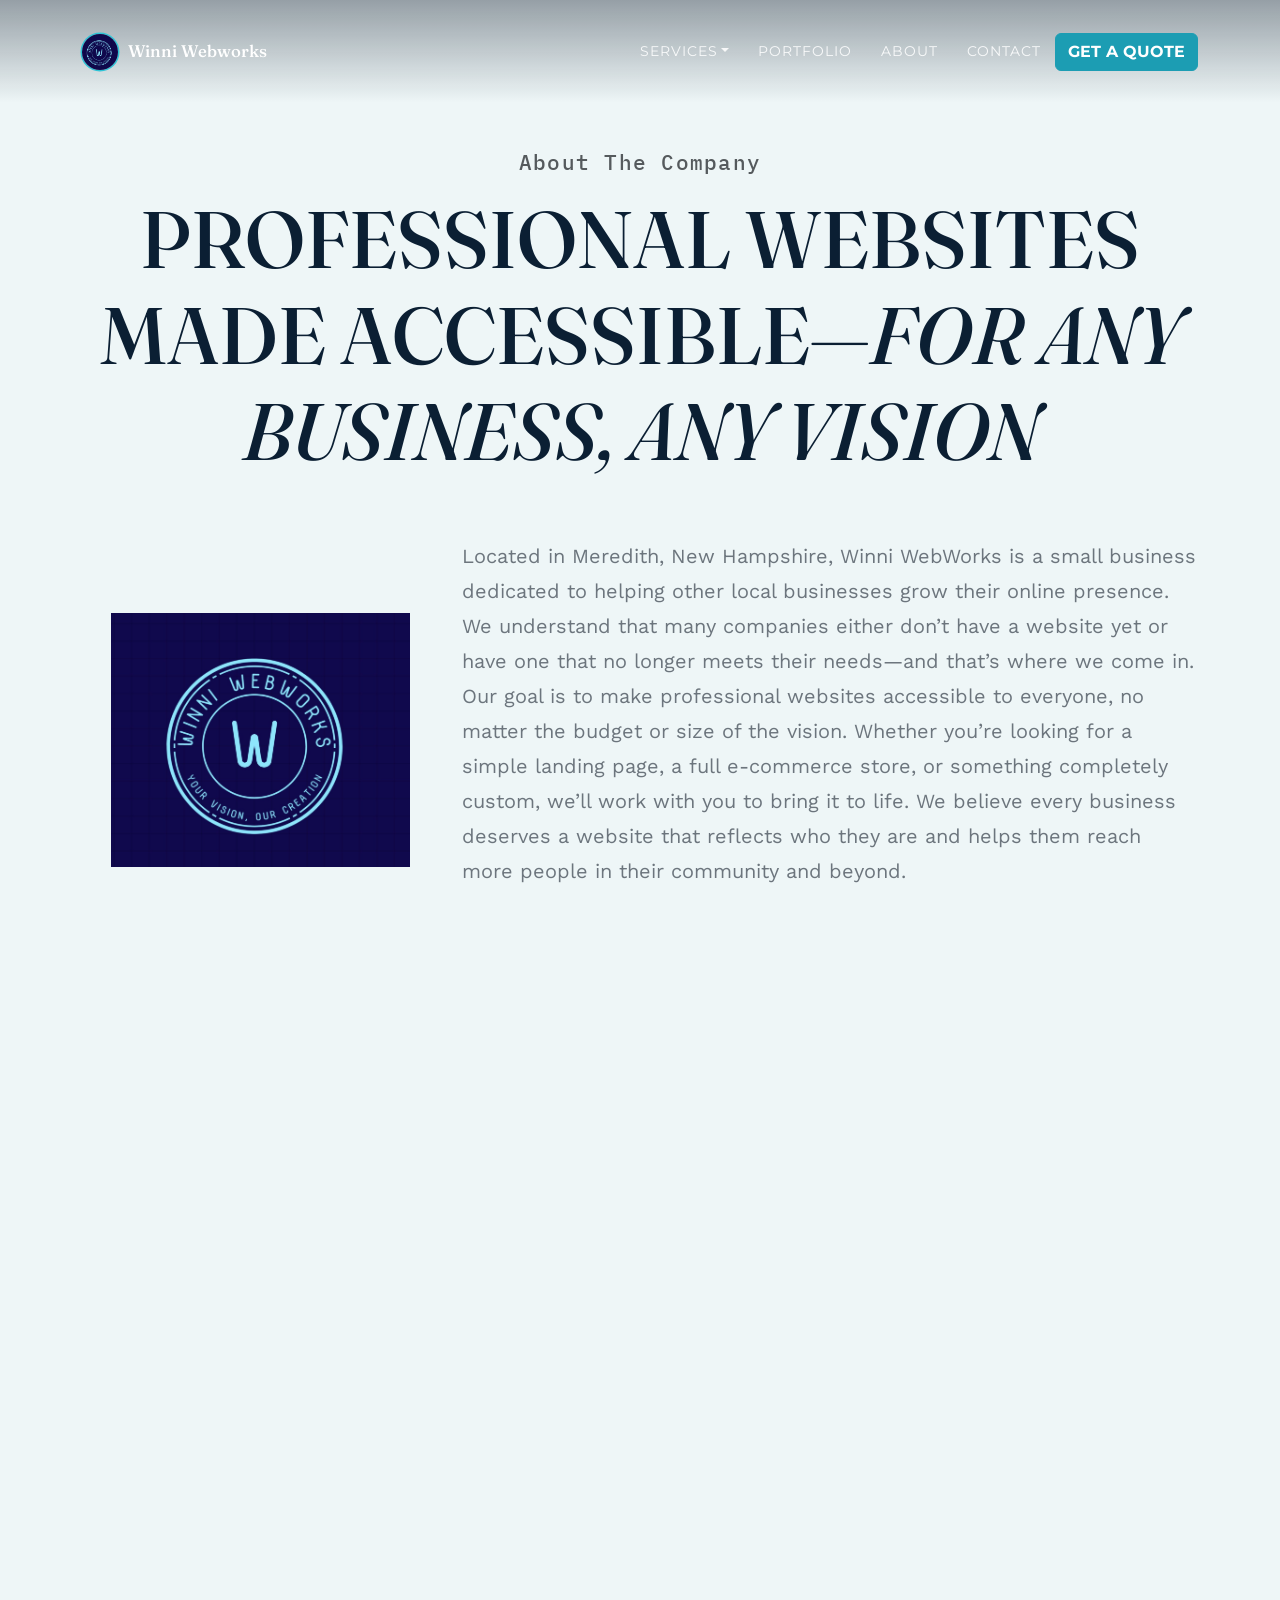
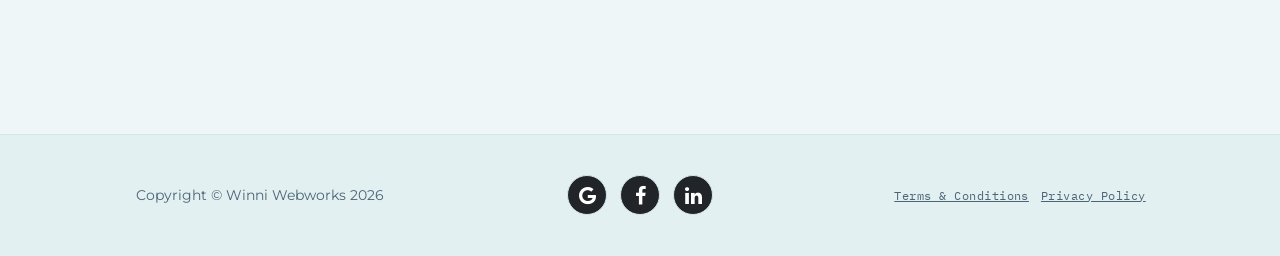
<file: About.html>
<!DOCTYPE html>
<html data-bs-theme="light" lang="en">

<head>
  <meta charset="utf-8">
  <!-- Google Analytics -->
  <script async src="https://www.googletagmanager.com/gtag/js?id=G-Y86VKH0ZQD"></script>
  <script>
    window.dataLayer = window.dataLayer || [];
    function gtag() { dataLayer.push(arguments); }
    gtag('js', new Date());

    gtag('config', 'G-Y86VKH0ZQD');
  </script>
  <meta name="viewport" content="width=device-width, initial-scale=1.0, shrink-to-fit=no">
  <link rel="icon" type="image/x-icon" href="favicon.ico">
  <link rel="icon" type="image/png" sizes="32x32" href="favicon-32x32.png">
  <link rel="icon" type="image/png" sizes="16x16" href="favicon-16x16.png">
  <link rel="apple-touch-icon" sizes="180x180" href="apple-touch-icon.png">
  <title>About | Winni Webworks</title>
  <link rel="canonical" href="https://winniwebworks.com/About.html">
  <meta property="og:url" content="https://winniwebworks.com/About.html">
  <meta property="og:type" content="website">
  <meta name="description"
    content="Learn more about Winni Webworks and our approach to building clean, modern websites focused on performance, usability, and business growth.">
  <meta property="og:image" content="https://winniwebworks.com/assets/img/WWW_Logo.jpg">
  <link rel="stylesheet" href="assets/bootstrap/css/bootstrap.min.css">
  <link rel="preconnect" href="https://fonts.googleapis.com">
  <link rel="preconnect" href="https://fonts.gstatic.com" crossorigin>
  <link rel="stylesheet" href="https://fonts.googleapis.com/css2?family=Fraunces:ital,opsz,wght@0,9..144,400;0,9..144,500;0,9..144,600;1,9..144,500&family=Work+Sans:wght@400;500;600&family=IBM+Plex+Mono:wght@400;500&display=swap">
  <link rel="stylesheet" href="assets/fonts/font-awesome.min.css">
  <link rel="stylesheet" href="assets/css/styles.min.css">
  <link rel="stylesheet" href="assets/css/./embed/animation/aos.min.min.css">
  <link rel="stylesheet" href="assets/css/theme.css">
</head>

<body>
  <nav class="navbar navbar-expand-lg fixed-top navbar-dark" id="mainNav"
    style="color: rgb(33, 37, 41);background: rgb(33,37,41);">
    <div class="container"><a class="navbar-brand" href="index.html"><span class="brand-mark"><img src="assets/img/WWW_Logo.jpg" alt="Winni Webworks logo"></span>Winni Webworks</a><button class="navbar-toggler"
        data-bs-toggle="collapse" data-bs-target="#navbarResponsive" type="button" aria-controls="navbarResponsive"
        aria-expanded="false" aria-label="Toggle navigation"><i class="fa fa-bars"></i></button>
      <div class="collapse navbar-collapse" id="navbarResponsive">
        <ul class="navbar-nav ms-auto text-uppercase">
          <li class="nav-item dropdown"><a class="dropdown-toggle nav-link" data-bs-toggle="dropdown"
              aria-expanded="false" href="#">Services</a>
            <div class="dropdown-menu"
              style="background: rgba(255,255,255,0.5);border-width: 1px;border-color: var(--bs-secondary);"><a
                class="dropdown-item" href="WebDesign.html" style="padding-top: 16px;padding-bottom: 16px;">Web
                Design</a><a class="dropdown-item" href="Socials.html"
                style="padding-right: 16px;padding-left: 16px;padding-top: 16px;padding-bottom: 16px;">Social Media</a><a class="dropdown-item" href="SEO.html"
                style="padding-right: 16px;padding-left: 16px;padding-top: 16px;padding-bottom: 16px;">SEO</a>
            </div>
          </li>
          <li class="nav-item"><a class="nav-link" href="Portfolio.html">Portfolio</a></li>
          <li class="nav-item"><a class="nav-link" href="About.html">About</a></li>
          <li class="nav-item"><a class="nav-link" href="index.html#contact">Contact</a></li>
          <li class="nav-item d-flex align-items-center"><a class="btn btn-primary" role="button"
              style="text-align: justify;" href="index.html#services">Get a Quote</a></li>
        </ul>
      </div>
    </div>
  </nav>
  <section id="about" style="padding-bottom: 75px;">
    <div class="container">
      <div class="row">
        <div class="col-lg-12 text-center">
          <h3 class="text-muted mb-3 section-subheading" data-aos="fade-down" data-aos-duration="700"
            style="font-size: 21px;">About The Company</h3>
          <h2 class="display-1 text-uppercase mt-0" data-aos="fade-right" data-aos-duration="700" data-aos-delay="600"
            style="margin-bottom: 60px;">Professional websites made accessible—<em>for any business, any vision</em>
          </h2>
        </div>
      </div>
    </div>
    <div class="container" data-aos="zoom-in" data-aos-duration="700" data-aos-delay="800">
      <div class="row">
        <div class="col-md-6 col-lg-4 d-flex justify-content-center align-items-center"><img
            class="img-fluid d-block mx-auto" width="299" height="242" src="assets/img/WWW_Logo.jpg"></div>
        <div class="col-md-6 col-lg-8 d-flex justify-content-center align-items-center">
          <p class="d-block mx-auto" style="font-size: 20px;color: rgb(33, 37, 41);"><span
              style="color: rgb(108, 117, 125);">Located in Meredith, New Hampshire, Winni WebWorks is a small
              business dedicated to helping other local businesses grow their online presence. We understand that many
              companies either don’t have a website yet or have one that no longer meets their needs—and that’s where we
              come in. Our goal is to make professional websites accessible to everyone, no matter the budget or size of
              the vision. Whether you’re looking for a simple landing page, a full e-commerce store, or something
              completely custom, we’ll work with you to bring it to life. We believe every business deserves a website
              that reflects who they are and helps them reach more people in their community and beyond.</span><br><br>
          </p>
        </div>
      </div>
    </div>
  </section>
  <div class="container">
    <div class="row">
      <div class="col-lg-12 text-center">
        <h3 class="text-muted mb-5 section-subheading" data-aos="fade-down" data-aos-duration="700"
          style="font-size: 21px;font-weight: 400;">About The Developer</h3>
        <h2 class="display-1 text-uppercase mt-0" data-aos="fade-right" data-aos-duration="700" data-aos-delay="600"
          style="margin-bottom: 60px;font-size: 33px;"><br><em>Where data-driven thinking meets purposeful web
            design</em></h2>
      </div>
    </div>
  </div>
  <div class="container" data-aos="fade-in" data-aos-duration="700" data-aos-delay="800">
    <div class="row">
      <div class="col-sm-4">
        <div class="team-member"><img class="rounded-circle mx-auto" src="assets/img/team/sh.jpg">
          <h4>Sara Huntley</h4>
          <p class="text-muted">Owner and Developer</p>
          <ul class="list-inline social-buttons">
            <li class="list-inline-item"><a href="https://www.linkedin.com/in/sara-huntley/"><i
                  class="fa fa-linkedin"></i></a></li>
          </ul>
        </div>
      </div>
      <div class="col-md-6 col-lg-8 d-flex justify-content-center align-items-center">
        <p class="d-block mx-auto" style="font-size: 20px;color: rgb(33, 37, 41);">With over a decade of experience in
          data analytics, business intelligence, and technology solutions, Sara brings a strong foundation in both
          technical development and business strategy to her work. Her background includes designing data systems,
          building reporting solutions, and developing tools that help organizations make smarter, data-driven
          decisions.<br>Holding both a Bachelor’s degree in Business Data Analytics and a Master’s degree in Business
          Analytics, Sara combines formal education with hands-on experience across complex, large-scale projects. She
          has led development efforts, built data pipelines, and worked closely with stakeholders to deliver reliable,
          efficient solutions.<br>Today, she applies that same analytical and problem-solving mindset to web
          development—creating websites that are not only visually engaging, but also functional, secure, and built to
          support long-term growth.<br><br></p>
      </div>
    </div>
  </div>
  <footer>
    <div class="container">
      <div class="row">
        <div class="col-md-4"><span class="copyright">Copyright&nbsp;© Winni Webworks 2026</span></div>
        <div class="col-md-4">
          <ul class="list-inline social-buttons">
            <li class="list-inline-item"><a href="https://share.google/823uvBk97Z3JibrHM"><i
                  class="fa fa-google"></i></a></li>
            <li class="list-inline-item"><a
                href="https://www.facebook.com/profile.php?id=61588019742144&amp;rdid=fdAYL4mshR6fErhC&amp;share_url=https%3A%2F%2Fwww.facebook.com%2Fshare%2F17eQ1FA31u%2F#"><i
                  class="fa fa-facebook"></i></a></li>
            <li class="list-inline-item"><a href="https://www.linkedin.com/in/sara-huntley/"><i
                  class="fa fa-linkedin"></i></a></li>
          </ul>
        </div>
        <div class="col-md-4">
          <ul class="list-inline quicklinks">
            <li class="list-inline-item"><a href="Terms.html">Terms &amp; Conditions</a></li>
            <li class="list-inline-item"><a href="Legal.html">Privacy Policy</a></li>
          </ul>
        </div>
      </div>
    </div>
  </footer>
  <script src="assets/bootstrap/js/bootstrap.min.js"></script>
  <script src="assets/js/script.min.js"></script>
  <script src="assets/js/./embed/animation/aos.min.min.js"></script>
</body>

</html>
</file>
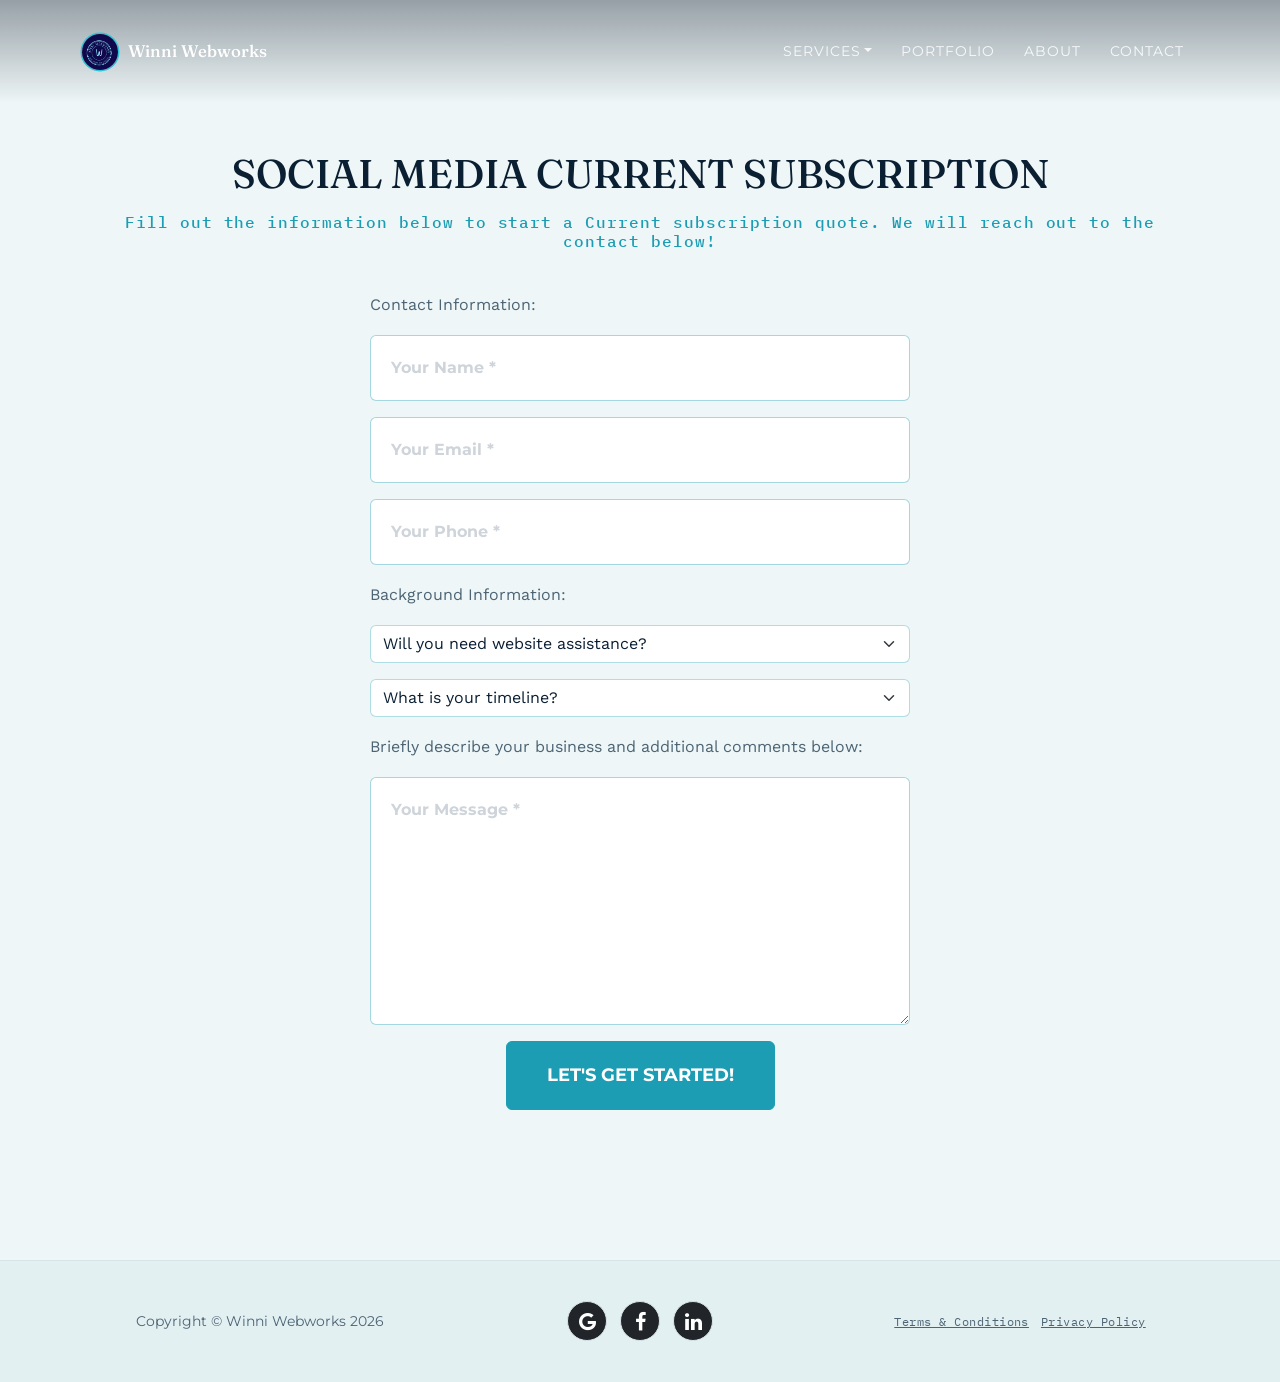
<file: CurrentSocialForm.html>
<!DOCTYPE html>
<html data-bs-theme="light" lang="en">

<head>
  <meta charset="utf-8">
  <!-- Google Analytics -->
  <script async src="https://www.googletagmanager.com/gtag/js?id=G-Y86VKH0ZQD"></script>
  <script>
    window.dataLayer = window.dataLayer || [];
    function gtag() { dataLayer.push(arguments); }
    gtag('js', new Date());

    gtag('config', 'G-Y86VKH0ZQD');
  </script>
  <meta name="viewport" content="width=device-width, initial-scale=1.0, shrink-to-fit=no">
  <link rel="icon" type="image/x-icon" href="favicon.ico">
  <link rel="icon" type="image/png" sizes="32x32" href="favicon-32x32.png">
  <link rel="icon" type="image/png" sizes="16x16" href="favicon-16x16.png">
  <link rel="apple-touch-icon" sizes="180x180" href="apple-touch-icon.png">
  <title>Current Social Media Plan Signup | Winni Webworks</title>
  <link rel="canonical" href="https://winniwebworks.com/CurrentSocialForm.html">
  <meta property="og:url" content="https://winniwebworks.com/CurrentSocialForm.html">
  <meta property="og:type" content="website">
  <meta property="og:image" content="https://winniwebworks.com/assets/img/WWW_Logo.jpg">
  <meta name="description"
    content="Start the Current social media plan from Winni Webworks — active, multi-platform posting plus business listing management for growing small businesses.">
  <link rel="stylesheet" href="assets/bootstrap/css/bootstrap.min.css">
  <link rel="preconnect" href="https://fonts.googleapis.com">
  <link rel="preconnect" href="https://fonts.gstatic.com" crossorigin>
  <link rel="stylesheet" href="https://fonts.googleapis.com/css2?family=Fraunces:ital,opsz,wght@0,9..144,400;0,9..144,500;0,9..144,600;1,9..144,500&family=Work+Sans:wght@400;500;600&family=IBM+Plex+Mono:wght@400;500&display=swap">
  <link rel="stylesheet" href="assets/fonts/font-awesome.min.css">
  <link rel="stylesheet" href="assets/css/styles.min.css">
  <link rel="stylesheet" href="assets/css/theme.css">
</head>

<body>
  <nav class="navbar navbar-expand-lg fixed-top navbar-dark" id="mainNav">
    <div class="container"><a class="navbar-brand" href="#page-top"><span class="brand-mark"><img src="assets/img/WWW_Logo.jpg" alt="Winni Webworks logo"></span>Winni Webworks</a><button class="navbar-toggler"
        data-bs-toggle="collapse" data-bs-target="#navbarResponsive" type="button" aria-controls="navbarResponsive"
        aria-expanded="false" aria-label="Toggle navigation"><i class="fa fa-bars"></i></button>
      <div class="collapse navbar-collapse" id="navbarResponsive">
        <ul class="navbar-nav ms-auto text-uppercase">
          <li class="nav-item dropdown"><a class="dropdown-toggle nav-link" data-bs-toggle="dropdown"
              aria-expanded="false" href="#">Services</a>
            <div class="dropdown-menu"
              style="background: rgba(255,255,255,0.5);border-width: 1px;border-color: var(--bs-secondary);"><a
                class="dropdown-item" href="WebDesign.html" style="padding-top: 16px;padding-bottom: 16px;">Web
                Design</a><a class="dropdown-item" href="Socials.html"
                style="padding-right: 16px;padding-left: 16px;padding-top: 16px;padding-bottom: 16px;">Social Media</a><a class="dropdown-item" href="SEO.html"
                style="padding-right: 16px;padding-left: 16px;padding-top: 16px;padding-bottom: 16px;">SEO</a>
            </div>
          </li>
          <li class="nav-item"><a class="nav-link" href="Portfolio.html">Portfolio</a></li>
          <li class="nav-item"><a class="nav-link" href="About.html">About</a></li>
          <li class="nav-item"><a class="nav-link" href="index.html#contact">Contact</a></li>
        </ul>
      </div>
    </div>
  </nav>
  <section id="contact">
    <div class="container">
      <div class="row">
        <div class="col-lg-12 text-center">
          <h2 class="text-uppercase section-heading">Social Media Current Subscription</h2>
          <h3 class="section-subheading" style="color: rgba(255,255,255,0.75);margin-bottom: 40px;">Fill out the
            information below to start a Current subscription quote. We will reach out to the contact below!</h3>
        </div>
      </div>
      <div class="row">
        <div class="col-lg-12">
          <form id="CurrentSocialForm" name="currentsocialform" action="https://formspree.io/f/xqerlweo" method="post">
            <div class="row justify-content-center">
              <div class="col-md-6">
                <p style="color: rgb(255,255,255);">Contact Information:</p>
                <div class="mb-3 form-group"><input class="form-control" type="text" id="name" placeholder="Your Name *"
                    name="name" required=""><small class="form-text text-danger flex-grow-1 lead"></small></div>
                <div class="mb-3 form-group"><input class="form-control" type="email" id="email"
                    placeholder="Your Email *" name="email" required=""><small
                    class="form-text text-danger lead"></small></div>
                <div class="mb-3 form-group"><input class="form-control" type="tel" id="phone"
                    placeholder="Your Phone *" name="phone"><small class="form-text text-danger lead"></small></div>
                <p style="color: rgb(255,255,255);">Background Information:</p>
                <div class="mb-3 form-group"><select class="form-select" name="site_type" required="">
                    <option value="">Will you need website assistance?</option>
                    <optgroup label="Please select one:">
                      <option value="yes">Yes, I need website assistance</option>
                      <option value="no">No, I do not need website assistance</option>
                      <option value="unsure">Unsure / Need more information</option>
                    </optgroup>
                  </select><small class="form-text text-danger lead"></small></div>
                <div class="mb-3 form-group"><small class="form-text text-danger lead"></small></div>
                <div class="mb-3 form-group"><select class="form-select" name="site_type" required="">
                    <option value="">What is your timeline?</option>
                    <optgroup label="Please select one:">
                      <option value="ASAP">I need the assistance as soon as possible</option>
                      <option value="soon">I need this set up in the coming weeks/months</option>
                      <option value="unknown">I don't have a specific timeline yet</option>
                    </optgroup>
                  </select><small class="form-text text-danger lead"></small></div>
                <div class="mb-3 form-group"><small class="form-text text-danger lead"></small></div>
                <p style="color: rgb(255,255,255);">Briefly describe your business and additional comments below:</p>
                <div class="mb-3 form-group"><textarea class="form-control" id="message" placeholder="Your Message *"
                    name="message" required=""></textarea><small class="form-text text-danger lead"></small></div>
              </div>
              <div class="w-100"></div>
              <div class="col-lg-12 text-center">
                <div id="success"></div><button class="btn btn-primary btn-xl text-uppercase" id="submit"
                  type="submit">Let's Get Started!</button>
              </div>
            </div>
          </form>
        </div>
      </div>
    </div>
  </section>
  <footer>
    <div class="container">
      <div class="row">
        <div class="col-md-4"><span class="copyright">Copyright&nbsp;© Winni Webworks 2026</span></div>
        <div class="col-md-4">
          <ul class="list-inline social-buttons">
            <li class="list-inline-item"><a href="https://share.google/823uvBk97Z3JibrHM"><i
                  class="fa fa-google"></i></a></li>
            <li class="list-inline-item"><a
                href="https://www.facebook.com/profile.php?id=61588019742144&amp;rdid=fdAYL4mshR6fErhC&amp;share_url=https%3A%2F%2Fwww.facebook.com%2Fshare%2F17eQ1FA31u%2F#"><i
                  class="fa fa-facebook"></i></a></li>
            <li class="list-inline-item"><a href="https://www.linkedin.com/in/sara-huntley/"><i
                  class="fa fa-linkedin"></i></a></li>
          </ul>
        </div>
        <div class="col-md-4">
          <ul class="list-inline quicklinks">
            <li class="list-inline-item"><a href="Terms.html">Terms &amp; Conditions</a></li>
            <li class="list-inline-item"><a href="Legal.html">Privacy Policy</a></li>
          </ul>
        </div>
      </div>
    </div>
  </footer>
  <script src="assets/bootstrap/js/bootstrap.min.js"></script>
  <script src="assets/js/script.min.js"></script>
</body>

</html>
</file>
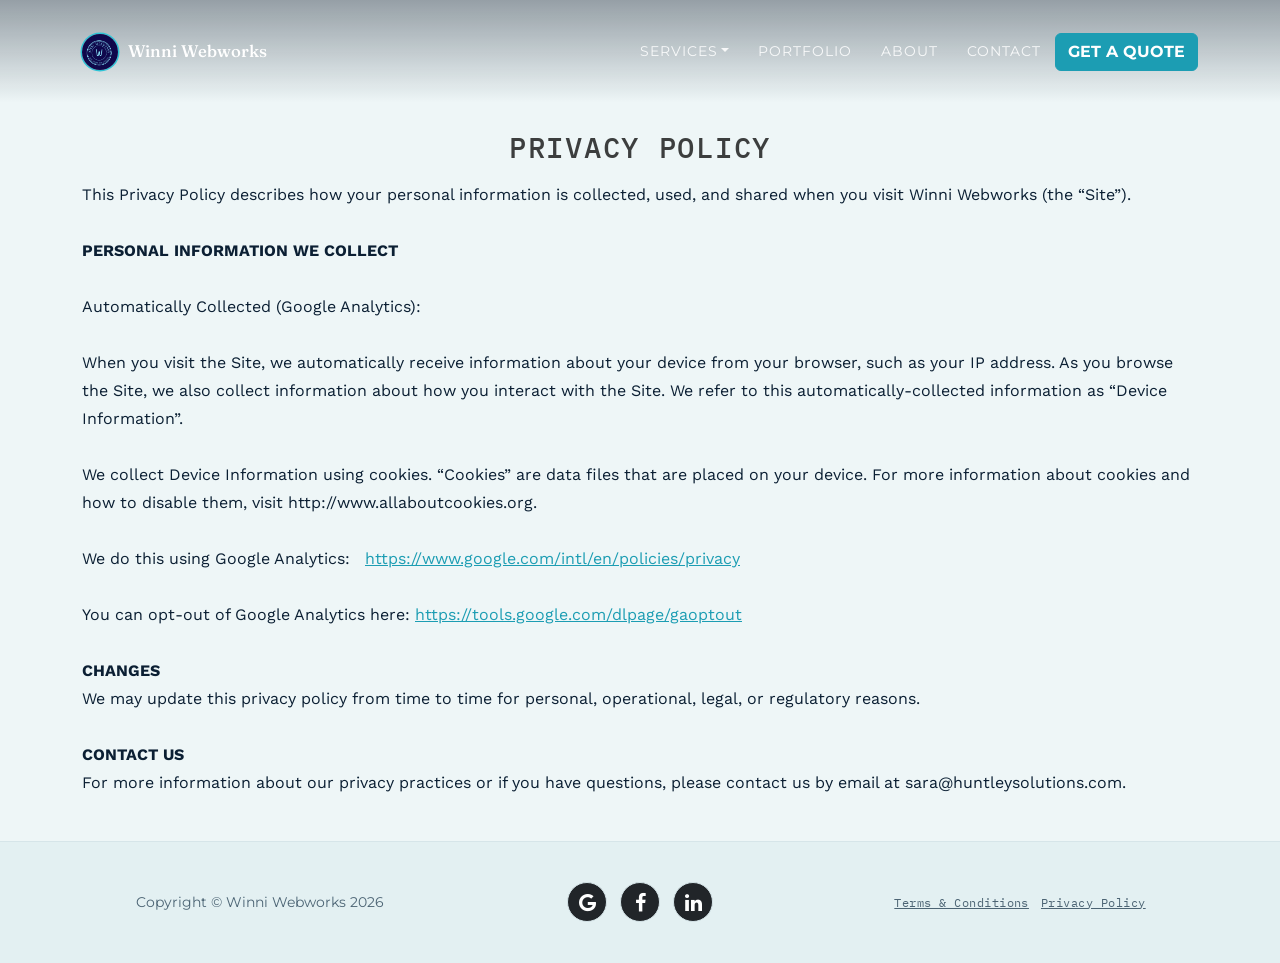
<file: Legal.html>
<!DOCTYPE html>
<html data-bs-theme="light" lang="en">

<head>
  <meta charset="utf-8">
  <!-- Google Analytics -->
  <script async src="https://www.googletagmanager.com/gtag/js?id=G-Y86VKH0ZQD"></script>
  <script>
    window.dataLayer = window.dataLayer || [];
    function gtag() { dataLayer.push(arguments); }
    gtag('js', new Date());

    gtag('config', 'G-Y86VKH0ZQD');
  </script>
  <meta name="viewport" content="width=device-width, initial-scale=1.0, shrink-to-fit=no">
  <link rel="icon" type="image/x-icon" href="favicon.ico">
  <link rel="icon" type="image/png" sizes="32x32" href="favicon-32x32.png">
  <link rel="icon" type="image/png" sizes="16x16" href="favicon-16x16.png">
  <link rel="apple-touch-icon" sizes="180x180" href="apple-touch-icon.png">
  <title>Privacy Policy | Winni Webworks</title>
  <link rel="canonical" href="https://winniwebworks.com/Legal.html">
  <meta property="og:url" content="https://winniwebworks.com/Legal.html">
  <meta property="og:type" content="website">
  <meta name="description"
    content="Read the Winni Webworks privacy policy to learn how we collect, use, and protect your information when you visit our website or work with us.">
  <meta property="og:image" content="https://winniwebworks.com/assets/img/WWW_Logo.jpg">
  <link rel="stylesheet" href="assets/bootstrap/css/bootstrap.min.css">
  <link rel="preconnect" href="https://fonts.googleapis.com">
  <link rel="preconnect" href="https://fonts.gstatic.com" crossorigin>
  <link rel="stylesheet" href="https://fonts.googleapis.com/css2?family=Fraunces:ital,opsz,wght@0,9..144,400;0,9..144,500;0,9..144,600;1,9..144,500&family=Work+Sans:wght@400;500;600&family=IBM+Plex+Mono:wght@400;500&display=swap">
  <link rel="stylesheet" href="assets/fonts/font-awesome.min.css">
  <link rel="stylesheet" href="assets/css/styles.min.css">
  <link rel="stylesheet" href="assets/css/theme.css">
</head>

<body>
  <nav class="navbar navbar-expand-lg fixed-top navbar-dark" id="mainNav"
    style="color: rgb(33, 37, 41);background: rgb(33,37,41);">
    <div class="container"><a class="navbar-brand" href="index.html"><span class="brand-mark"><img src="assets/img/WWW_Logo.jpg" alt="Winni Webworks logo"></span>Winni Webworks</a><button class="navbar-toggler"
        data-bs-toggle="collapse" data-bs-target="#navbarResponsive" type="button" aria-controls="navbarResponsive"
        aria-expanded="false" aria-label="Toggle navigation"><i class="fa fa-bars"></i></button>
      <div class="collapse navbar-collapse" id="navbarResponsive">
        <ul class="navbar-nav ms-auto text-uppercase">
          <li class="nav-item dropdown"><a class="dropdown-toggle nav-link" data-bs-toggle="dropdown"
              aria-expanded="false" href="#">Services</a>
            <div class="dropdown-menu"
              style="background: rgba(255,255,255,0.5);border-width: 1px;border-color: var(--bs-secondary);"><a
                class="dropdown-item" href="WebDesign.html" style="padding-top: 16px;padding-bottom: 16px;">Web
                Design</a><a class="dropdown-item" href="Socials.html"
                style="padding-right: 16px;padding-left: 16px;padding-top: 16px;padding-bottom: 16px;">Social Media</a><a class="dropdown-item" href="SEO.html"
                style="padding-right: 16px;padding-left: 16px;padding-top: 16px;padding-bottom: 16px;">SEO</a>
            </div>
          </li>
          <li class="nav-item"><a class="nav-link" href="Portfolio.html">Portfolio</a></li>
          <li class="nav-item"><a class="nav-link" href="About.html">About</a></li>
          <li class="nav-item"><a class="nav-link" href="index.html#contact">Contact</a></li>
          <li class="nav-item d-flex align-items-center"><a class="btn btn-primary" role="button"
              style="text-align: justify;" href="index.html#services">Get a Quote</a></li>
        </ul>
      </div>
    </div>
  </nav>
  <div class="container">
    <div class="row" style="margin-top: 130px;">
      <div class="col-lg-12 text-center">
        <h3 class="mb-3 section-subheading" style="font-size: 29px;color: rgba(0,0,0,0.75);">PRIVACY POLICY</h3>
        <p class="text-break text-start">This Privacy Policy describes how your personal information is collected, used,
          and shared when you visit Winni Webworks (the “Site”).<br><br><strong>PERSONAL INFORMATION WE
            COLLECT</strong><br><br>Automatically Collected (Google Analytics):<br><br>When you visit the Site, we
          automatically receive information about your device from your browser, such as your IP address. As you browse
          the Site, we also collect information about how you interact with the Site. We refer to this
          automatically-collected information as “Device Information”.<br><br>We collect Device Information using
          cookies. “Cookies” are data files that are placed on your device. For more information about cookies and how
          to disable them, visit http://www.allaboutcookies.org.<br><br>We do this using Google Analytics:&nbsp;&nbsp;
          <a
            href="https://www.google.com/intl/en/policies/privacy/">https://www.google.com/intl/en/policies/privacy</a><br><br>You
          can opt-out of Google Analytics here: <a
            href="https://tools.google.com/dlpage/gaoptout">https://tools.google.com/dlpage/gaoptout</a><br><br><strong>CHANGES</strong><br>We
          may update this privacy policy from time to time for personal, operational, legal, or regulatory
          reasons.<br><br><strong>CONTACT US</strong><br>For more information about our privacy practices or if you have
          questions, please contact us by email at sara@huntleysolutions.com.<br><br></p>
      </div>
    </div>
  </div>
  <footer>
    <div class="container">
      <div class="row">
        <div class="col-md-4"><span class="copyright">Copyright&nbsp;© Winni Webworks 2026</span></div>
        <div class="col-md-4">
          <ul class="list-inline social-buttons">
            <li class="list-inline-item"><a href="https://share.google/823uvBk97Z3JibrHM"><i
                  class="fa fa-google"></i></a></li>
            <li class="list-inline-item"><a
                href="https://www.facebook.com/profile.php?id=61588019742144&amp;rdid=fdAYL4mshR6fErhC&amp;share_url=https%3A%2F%2Fwww.facebook.com%2Fshare%2F17eQ1FA31u%2F#"><i
                  class="fa fa-facebook"></i></a></li>
            <li class="list-inline-item"><a href="https://www.linkedin.com/in/sara-huntley/"><i
                  class="fa fa-linkedin"></i></a></li>
          </ul>
        </div>
        <div class="col-md-4">
          <ul class="list-inline quicklinks">
            <li class="list-inline-item"><a href="Terms.html">Terms &amp; Conditions</a></li>
            <li class="list-inline-item"><a href="Legal.html">Privacy Policy</a></li>
          </ul>
        </div>
      </div>
    </div>
  </footer>
  <script src="assets/bootstrap/js/bootstrap.min.js"></script>
  <script src="assets/js/script.min.js"></script>
</body>

</html>
</file>
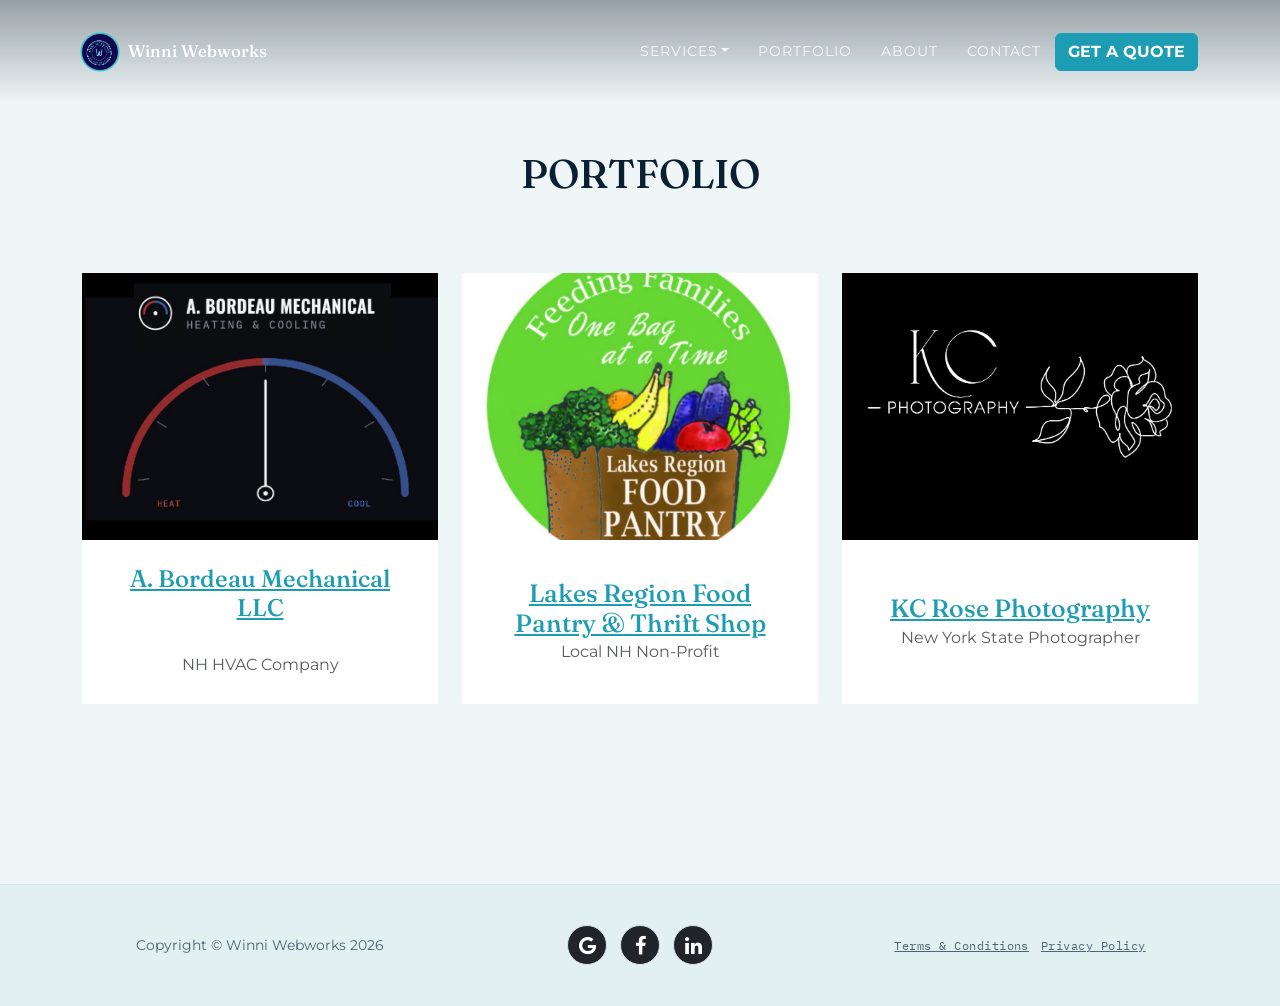
<file: Portfolio.html>
<!DOCTYPE html>
<html data-bs-theme="light" lang="en">

<head>
  <meta charset="utf-8">
  <!-- Google Analytics -->
  <script async src="https://www.googletagmanager.com/gtag/js?id=G-Y86VKH0ZQD"></script>
  <script>
    window.dataLayer = window.dataLayer || [];
    function gtag() { dataLayer.push(arguments); }
    gtag('js', new Date());

    gtag('config', 'G-Y86VKH0ZQD');
  </script>
  <meta name="viewport" content="width=device-width, initial-scale=1.0, shrink-to-fit=no">
  <link rel="icon" type="image/x-icon" href="favicon.ico">
  <link rel="icon" type="image/png" sizes="32x32" href="favicon-32x32.png">
  <link rel="icon" type="image/png" sizes="16x16" href="favicon-16x16.png">
  <link rel="apple-touch-icon" sizes="180x180" href="apple-touch-icon.png">
  <title>Portfolio | Winni Webworks</title>
  <link rel="canonical" href="https://winniwebworks.com/Portfolio.html">
  <meta property="og:url" content="https://winniwebworks.com/Portfolio.html">
  <meta property="og:type" content="website">
  <meta name="description"
    content="Explore website projects built by Winni Webworks, showcasing modern design, responsive layouts, and custom development for real businesses.">
  <meta property="og:image" content="https://winniwebworks.com/assets/img/header-bg.jpg">
  <link rel="stylesheet" href="assets/bootstrap/css/bootstrap.min.css">
  <link rel="preconnect" href="https://fonts.googleapis.com">
  <link rel="preconnect" href="https://fonts.gstatic.com" crossorigin>
  <link rel="stylesheet" href="https://fonts.googleapis.com/css2?family=Fraunces:ital,opsz,wght@0,9..144,400;0,9..144,500;0,9..144,600;1,9..144,500&family=Work+Sans:wght@400;500;600&family=IBM+Plex+Mono:wght@400;500&display=swap">
  <link rel="stylesheet" href="assets/fonts/font-awesome.min.css">
  <link rel="stylesheet" href="assets/css/styles.min.css">
  <link rel="stylesheet" href="assets/css/./embed/animation/aos.min.min.css">
  <link rel="stylesheet" href="assets/css/theme.css">
</head>

<body>
  <section class="bg-light" id="portfolio">
    <div class="container">
      <div class="row">
        <div class="col-lg-12 text-center">
          <h2 class="text-uppercase section-heading" data-aos="fade-down" data-aos-duration="800">Portfolio</h2>
          <h3 class="text-muted section-subheading"></h3>
        </div>
      </div>
      <div class="row" data-aos="fade-right" data-aos-duration="1000">
        <div class="col-sm-6 col-md-4 portfolio-item"><a class="portfolio-link" href="#portfolioModal1"
            data-bs-toggle="modal">
            <div class="portfolio-hover">
              <div class="portfolio-hover-content"><i class="fa fa-plus fa-3x"></i></div>
            </div><img class="img-fluid" src="assets/img/portfolio/ABordeauMechanical.jpg">
          </a>
          <div class="portfolio-caption">
            <h4><a href="https://abordeaumechanical.com/index.html" target="_blank">A. Bordeau Mechanical LLC</a><br><br></h4>
            <p class="text-muted">NH HVAC Company</p>
          </div>
        </div>
        <div class="col-sm-6 col-md-4 portfolio-item"><a class="portfolio-link" href="#portfolioModal2"
            data-bs-toggle="modal">
            <div class="portfolio-hover">
              <div class="portfolio-hover-content"><i class="fa fa-plus fa-3x"></i></div>
            </div><img class="img-fluid" src="assets/img/portfolio/LOGO.jpg">
          </a>
          <div class="portfolio-caption">
            <h4 style="font-size: 21px;"><a href="https://lakesregionfoodpantry.org/" style="font-size: 25px;"
                target="_blank">Lakes Region Food Pantry &amp; Thrift Shop</a></h4>
            <p class="text-muted">Local NH Non-Profit</p>
          </div>
        </div>
        <div class="col-sm-6 col-md-4 portfolio-item"><a class="portfolio-link" href="#portfolioModal3"
            data-bs-toggle="modal">
            <div class="portfolio-hover">
              <div class="portfolio-hover-content"><i class="fa fa-plus fa-3x"></i></div>
            </div><img class="img-fluid" src="assets/img/portfolio/KCLogoEnhanced.png">
          </a>
          <div class="portfolio-caption">
            <h4><a href="https://kcrosephoto.com/" style="font-size: 25px;" target="_blank">KC Rose Photography</a></h4>
            <p class="text-muted">New York State Photographer</p>
          </div>
        </div>
      </div>
    </div>
  </section>
  <nav class="navbar navbar-expand-lg fixed-top navbar-dark" id="mainNav"
    style="color: rgb(33, 37, 41);background: rgb(33,37,41);">
    <div class="container"><a class="navbar-brand" href="index.html"><span class="brand-mark"><img src="assets/img/WWW_Logo.jpg" alt="Winni Webworks logo"></span>Winni Webworks</a><button class="navbar-toggler"
        data-bs-toggle="collapse" data-bs-target="#navbarResponsive" type="button" aria-controls="navbarResponsive"
        aria-expanded="false" aria-label="Toggle navigation"><i class="fa fa-bars"></i></button>
      <div class="collapse navbar-collapse" id="navbarResponsive">
        <ul class="navbar-nav ms-auto text-uppercase">
          <li class="nav-item dropdown"><a class="dropdown-toggle nav-link" data-bs-toggle="dropdown"
              aria-expanded="false" href="#">Services</a>
            <div class="dropdown-menu"
              style="background: rgba(255,255,255,0.5);border-width: 1px;border-color: var(--bs-secondary);"><a
                class="dropdown-item" href="WebDesign.html" style="padding-top: 16px;padding-bottom: 16px;">Web
                Design</a><a class="dropdown-item" href="Socials.html"
                style="padding-right: 16px;padding-left: 16px;padding-top: 16px;padding-bottom: 16px;">Social Media</a><a class="dropdown-item" href="SEO.html"
                style="padding-right: 16px;padding-left: 16px;padding-top: 16px;padding-bottom: 16px;">SEO</a>
            </div>
          </li>
          <li class="nav-item"><a class="nav-link" href="Portfolio.html">Portfolio</a></li>
          <li class="nav-item"><a class="nav-link" href="About.html">About</a></li>
          <li class="nav-item"><a class="nav-link" href="index.html#contact">Contact</a></li>
          <li class="nav-item d-flex align-items-center"><a class="btn btn-primary" role="button"
              style="text-align: justify;" href="index.html#services">Get a Quote</a></li>
        </ul>
      </div>
    </div>
  </nav>
  <div class="modal fade text-center portfolio-modal" role="dialog" tabindex="-1" id="portfolioModal1">
    <div class="modal-dialog modal-lg" role="document">
      <div class="modal-content">
        <div class="container">
          <div class="row">
            <div class="col-lg-8 mx-auto">
              <div class="modal-body">
                <h2 class="text-uppercase">Full Website Build</h2>
                <p class="text-muted item-intro"><em>Website for Local NH HVAC Company</em></p>
                <p>A new website for A. Bordeau Mechanical LLC, making it easier for local customers to explore their
                  services, view completed projects, find contact information, and submit service requests online. SEO
                  and Google tools were also set up to help improve their visibility online.<br><br></p>
                <ul class="list-unstyled">
                  <li>Client: <a href="https://abordeaumechanical.com/index.html" target="_blank">A. Bordeau Mechanical</a></li>
                  <li>Project: New full website and SEO</li>
                </ul><button class="btn btn-primary" type="button" data-bs-dismiss="modal"><i
                    class="fa fa-times"></i><span>&nbsp;Close Project</span></button>
              </div>
            </div>
          </div>
        </div>
      </div>
    </div>
  </div>
  <div class="modal fade text-center portfolio-modal" role="dialog" tabindex="-1" id="portfolioModal2">
    <div class="modal-dialog modal-lg" role="document">
      <div class="modal-content">
        <div class="container">
          <div class="row">
            <div class="col-lg-8 mx-auto">
              <div class="modal-body">
                <h2 class="text-break text-uppercase" style="font-size: 41px;">Full Website Refresh &amp; Migration for
                  Local Non-Profit<br><br></h2>
                <p>Led a full website refresh for the Lakes Region Food Pantry &amp; Thrift Shop, starting with an
                  ownership migration and expanding into a complete modernization. Rebuilt the site with updated
                  WordPress, PHP, and plugins to improve performance, security, and long-term
                  reliability.<br>Implemented enhanced front-end security and delivered a clean, responsive website that
                  works seamlessly across all devices, providing a stable, future-ready platform for the organization.
                </p>
                <ul class="list-unstyled">
                  <li>Client: <a href="https://lakesregionfoodpantry.org/">Lakes Region Food Pantry and Thrift Shop</a>
                  </li>
                  <li>Project: Website refresh and ownership migration</li>
                </ul><button class="btn btn-primary" type="button" data-bs-dismiss="modal"><i
                    class="fa fa-times"></i><span>&nbsp;Close Project</span></button>
              </div>
            </div>
          </div>
        </div>
      </div>
    </div>
  </div>
  <div class="modal fade text-center portfolio-modal" role="dialog" tabindex="-1" id="portfolioModal3">
    <div class="modal-dialog modal-lg" role="document">
      <div class="modal-content">
        <div class="container">
          <div class="row">
            <div class="col-lg-8 mx-auto">
              <div class="modal-body">
                <h2 class="text-uppercase" style="font-size: 44px;">E-commerce Website</h2>
                <p class="text-muted item-intro"><em>Website created for New York photographer</em></p>
                <p>Developed a website for an Adirondack photographer to highlight their portfolio, share their story,
                  and promote upcoming events. An integrated online shop was built to allow visitors to easily browse
                  and purchase photo prints, with a focus on clean design and seamless navigation.<br><br></p>
                <ul class="list-unstyled">
                  <li>Client:&nbsp;<a href="https://kcrosephoto.com/">KC Rose Photography</a></li>
                  <li>Category: E-commerce</li>
                </ul><button class="btn btn-primary" type="button" data-bs-dismiss="modal"><i
                    class="fa fa-times"></i><span>&nbsp;Close Project</span></button>
              </div>
            </div>
          </div>
        </div>
      </div>
    </div>
  </div>
  <footer>
    <div class="container">
      <div class="row">
        <div class="col-md-4"><span class="copyright">Copyright&nbsp;© Winni Webworks 2026</span></div>
        <div class="col-md-4">
          <ul class="list-inline social-buttons">
            <li class="list-inline-item"><a href="https://share.google/823uvBk97Z3JibrHM"><i
                  class="fa fa-google"></i></a></li>
            <li class="list-inline-item"><a
                href="https://www.facebook.com/profile.php?id=61588019742144&amp;rdid=fdAYL4mshR6fErhC&amp;share_url=https%3A%2F%2Fwww.facebook.com%2Fshare%2F17eQ1FA31u%2F#"><i
                  class="fa fa-facebook"></i></a></li>
            <li class="list-inline-item"><a href="https://www.linkedin.com/in/sara-huntley/"><i
                  class="fa fa-linkedin"></i></a></li>
          </ul>
        </div>
        <div class="col-md-4">
          <ul class="list-inline quicklinks">
            <li class="list-inline-item"><a href="Terms.html">Terms &amp; Conditions</a></li>
            <li class="list-inline-item"><a href="Legal.html">Privacy Policy</a></li>
          </ul>
        </div>
      </div>
    </div>
  </footer>
  <script src="assets/bootstrap/js/bootstrap.min.js"></script>
  <script src="assets/js/script.min.js"></script>
  <script src="assets/js/./embed/animation/aos.min.min.js"></script>
</body>

</html>
</file>
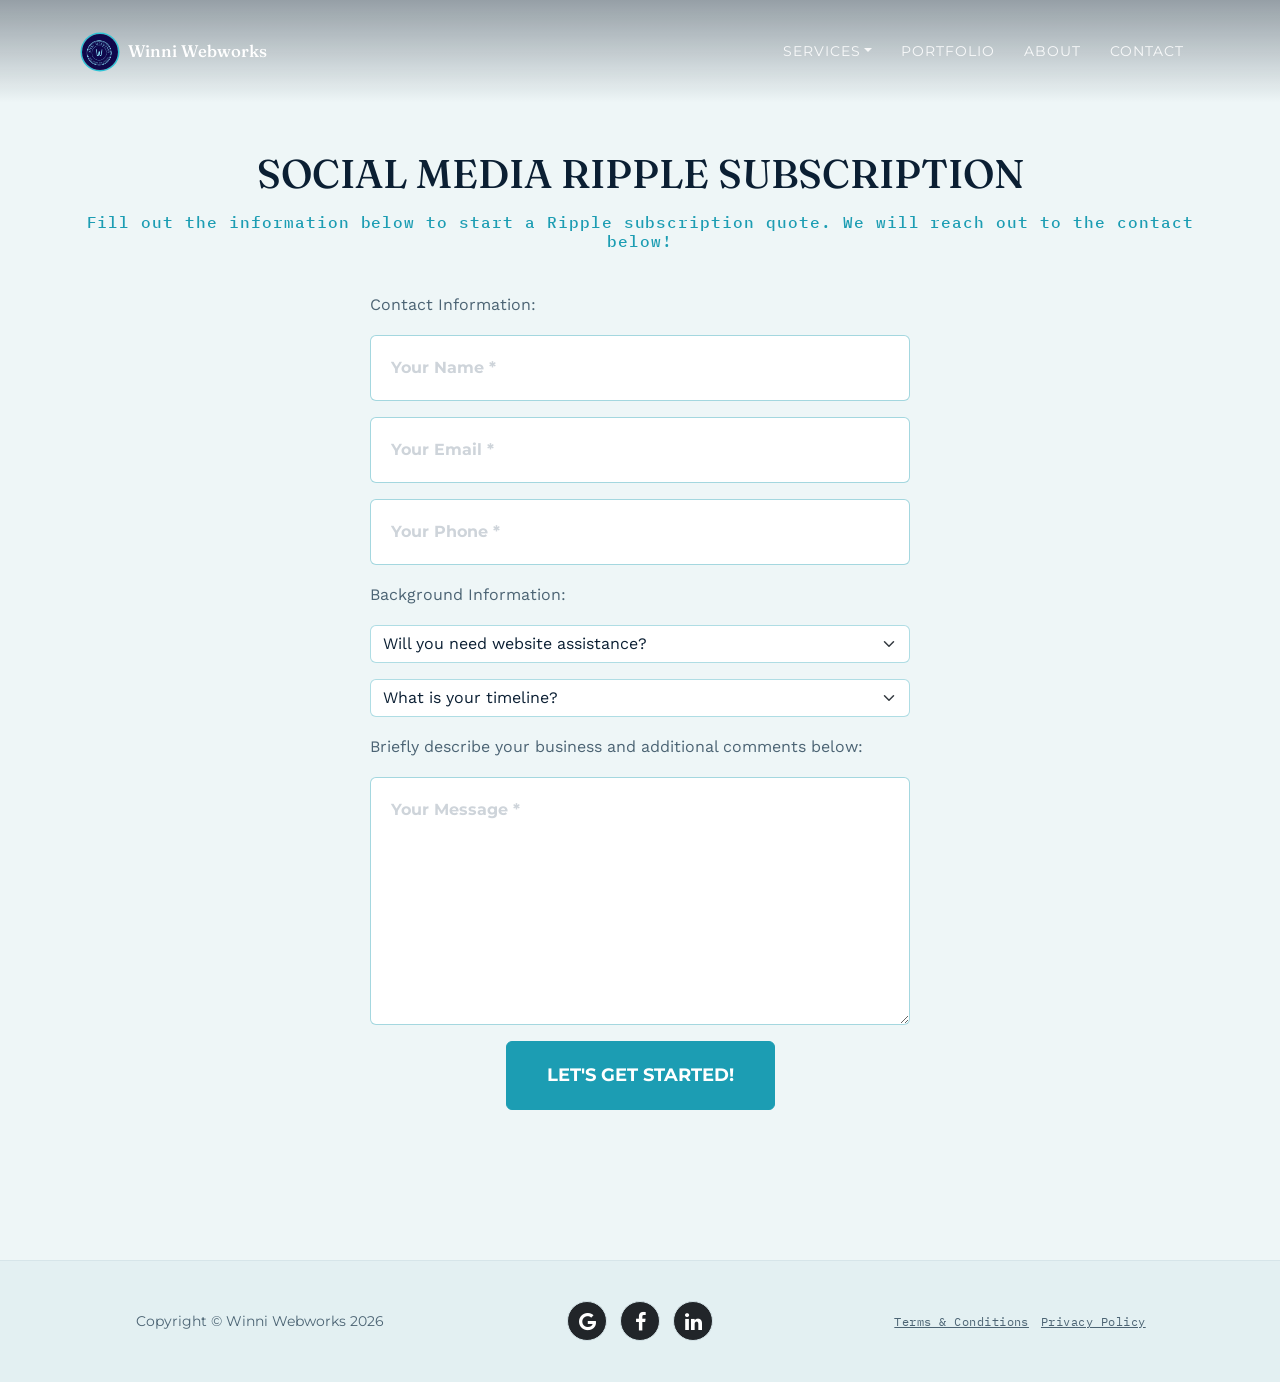
<file: RippleSocialForm.html>
<!DOCTYPE html>
<html data-bs-theme="light" lang="en">

<head>
  <meta charset="utf-8">
  <!-- Google Analytics -->
  <script async src="https://www.googletagmanager.com/gtag/js?id=G-Y86VKH0ZQD"></script>
  <script>
    window.dataLayer = window.dataLayer || [];
    function gtag() { dataLayer.push(arguments); }
    gtag('js', new Date());

    gtag('config', 'G-Y86VKH0ZQD');
  </script>
  <meta name="viewport" content="width=device-width, initial-scale=1.0, shrink-to-fit=no">
  <link rel="icon" type="image/x-icon" href="favicon.ico">
  <link rel="icon" type="image/png" sizes="32x32" href="favicon-32x32.png">
  <link rel="icon" type="image/png" sizes="16x16" href="favicon-16x16.png">
  <link rel="apple-touch-icon" sizes="180x180" href="apple-touch-icon.png">
  <title>Ripple Social Media Plan Signup | Winni Webworks</title>
  <link rel="canonical" href="https://winniwebworks.com/RippleSocialForm.html">
  <meta property="og:url" content="https://winniwebworks.com/RippleSocialForm.html">
  <meta property="og:type" content="website">
  <meta property="og:image" content="https://winniwebworks.com/assets/img/WWW_Logo.jpg">
  <meta name="description"
    content="Start the Ripple social media plan from Winni Webworks — a steady, low-lift posting presence for small businesses on Facebook and Instagram.">
  <link rel="stylesheet" href="assets/bootstrap/css/bootstrap.min.css">
  <link rel="preconnect" href="https://fonts.googleapis.com">
  <link rel="preconnect" href="https://fonts.gstatic.com" crossorigin>
  <link rel="stylesheet" href="https://fonts.googleapis.com/css2?family=Fraunces:ital,opsz,wght@0,9..144,400;0,9..144,500;0,9..144,600;1,9..144,500&family=Work+Sans:wght@400;500;600&family=IBM+Plex+Mono:wght@400;500&display=swap">
  <link rel="stylesheet" href="assets/fonts/font-awesome.min.css">
  <link rel="stylesheet" href="assets/css/styles.min.css">
  <link rel="stylesheet" href="assets/css/theme.css">
</head>

<body>
  <nav class="navbar navbar-expand-lg fixed-top navbar-dark" id="mainNav">
    <div class="container"><a class="navbar-brand" href="#page-top"><span class="brand-mark"><img src="assets/img/WWW_Logo.jpg" alt="Winni Webworks logo"></span>Winni Webworks</a><button class="navbar-toggler"
        data-bs-toggle="collapse" data-bs-target="#navbarResponsive" type="button" aria-controls="navbarResponsive"
        aria-expanded="false" aria-label="Toggle navigation"><i class="fa fa-bars"></i></button>
      <div class="collapse navbar-collapse" id="navbarResponsive">
        <ul class="navbar-nav ms-auto text-uppercase">
          <li class="nav-item dropdown"><a class="dropdown-toggle nav-link" data-bs-toggle="dropdown"
              aria-expanded="false" href="#">Services</a>
            <div class="dropdown-menu"
              style="background: rgba(255,255,255,0.5);border-width: 1px;border-color: var(--bs-secondary);"><a
                class="dropdown-item" href="WebDesign.html" style="padding-top: 16px;padding-bottom: 16px;">Web
                Design</a><a class="dropdown-item" href="Socials.html"
                style="padding-right: 16px;padding-left: 16px;padding-top: 16px;padding-bottom: 16px;">Social Media</a><a class="dropdown-item" href="SEO.html"
                style="padding-right: 16px;padding-left: 16px;padding-top: 16px;padding-bottom: 16px;">SEO</a>
            </div>
          </li>
          <li class="nav-item"><a class="nav-link" href="Portfolio.html">Portfolio</a></li>
          <li class="nav-item"><a class="nav-link" href="About.html">About</a></li>
          <li class="nav-item"><a class="nav-link" href="index.html#contact">Contact</a></li>
        </ul>
      </div>
    </div>
  </nav>
  <section id="contact">
    <div class="container">
      <div class="row">
        <div class="col-lg-12 text-center">
          <h2 class="text-uppercase section-heading">Social Media Ripple Subscription</h2>
          <h3 class="section-subheading" style="color: rgba(255,255,255,0.75);margin-bottom: 40px;">Fill out the
            information below to start a Ripple subscription quote. We will reach out to the contact below!</h3>
        </div>
      </div>
      <div class="row">
        <div class="col-lg-12">
          <form id="RippleSocialForm" name="ripplesocialform" action="https://formspree.io/f/xkodzkwz" method="post">
            <div class="row justify-content-center">
              <div class="col-md-6">
                <p style="color: rgb(255,255,255);">Contact Information:</p>
                <div class="mb-3 form-group"><input class="form-control" type="text" id="name" placeholder="Your Name *"
                    name="name" required=""><small class="form-text text-danger flex-grow-1 lead"></small></div>
                <div class="mb-3 form-group"><input class="form-control" type="email" id="email"
                    placeholder="Your Email *" name="email" required=""><small
                    class="form-text text-danger lead"></small></div>
                <div class="mb-3 form-group"><input class="form-control" type="tel" id="phone"
                    placeholder="Your Phone *" name="phone"><small class="form-text text-danger lead"></small></div>
                <p style="color: rgb(255,255,255);">Background Information:</p>
                <div class="mb-3 form-group"><select class="form-select" name="site_type" required="">
                    <option value="">Will you need website assistance?</option>
                    <optgroup label="Please select one:">
                      <option value="yes">Yes, I need website assistance</option>
                      <option value="no">No, I do not need website assistance</option>
                      <option value="unsure">Unsure / Need more information</option>
                    </optgroup>
                  </select><small class="form-text text-danger lead"></small></div>
                <div class="mb-3 form-group"><small class="form-text text-danger lead"></small></div>
                <div class="mb-3 form-group"><select class="form-select" name="site_type" required="">
                    <option value="">What is your timeline?</option>
                    <optgroup label="Please select one:">
                      <option value="ASAP">I need the assistance as soon as possible</option>
                      <option value="soon">I need this set up in the coming weeks/months</option>
                      <option value="unknown">I don't have a specific timeline yet</option>
                    </optgroup>
                  </select><small class="form-text text-danger lead"></small></div>
                <div class="mb-3 form-group"><small class="form-text text-danger lead"></small></div>
                <p style="color: rgb(255,255,255);">Briefly describe your business and additional comments below:</p>
                <div class="mb-3 form-group"><textarea class="form-control" id="message" placeholder="Your Message *"
                    name="message" required=""></textarea><small class="form-text text-danger lead"></small></div>
              </div>
              <div class="w-100"></div>
              <div class="col-lg-12 text-center">
                <div id="success"></div><button class="btn btn-primary btn-xl text-uppercase" id="submit"
                  type="submit">Let's Get Started!</button>
              </div>
            </div>
          </form>
        </div>
      </div>
    </div>
  </section>
  <footer>
    <div class="container">
      <div class="row">
        <div class="col-md-4"><span class="copyright">Copyright&nbsp;© Winni Webworks 2026</span></div>
        <div class="col-md-4">
          <ul class="list-inline social-buttons">
            <li class="list-inline-item"><a href="https://share.google/823uvBk97Z3JibrHM"><i
                  class="fa fa-google"></i></a></li>
            <li class="list-inline-item"><a
                href="https://www.facebook.com/profile.php?id=61588019742144&amp;rdid=fdAYL4mshR6fErhC&amp;share_url=https%3A%2F%2Fwww.facebook.com%2Fshare%2F17eQ1FA31u%2F#"><i
                  class="fa fa-facebook"></i></a></li>
            <li class="list-inline-item"><a href="https://www.linkedin.com/in/sara-huntley/"><i
                  class="fa fa-linkedin"></i></a></li>
          </ul>
        </div>
        <div class="col-md-4">
          <ul class="list-inline quicklinks">
            <li class="list-inline-item"><a href="Terms.html">Terms &amp; Conditions</a></li>
            <li class="list-inline-item"><a href="Legal.html">Privacy Policy</a></li>
          </ul>
        </div>
      </div>
    </div>
  </footer>
  <script src="assets/bootstrap/js/bootstrap.min.js"></script>
  <script src="assets/js/script.min.js"></script>
</body>

</html>
</file>
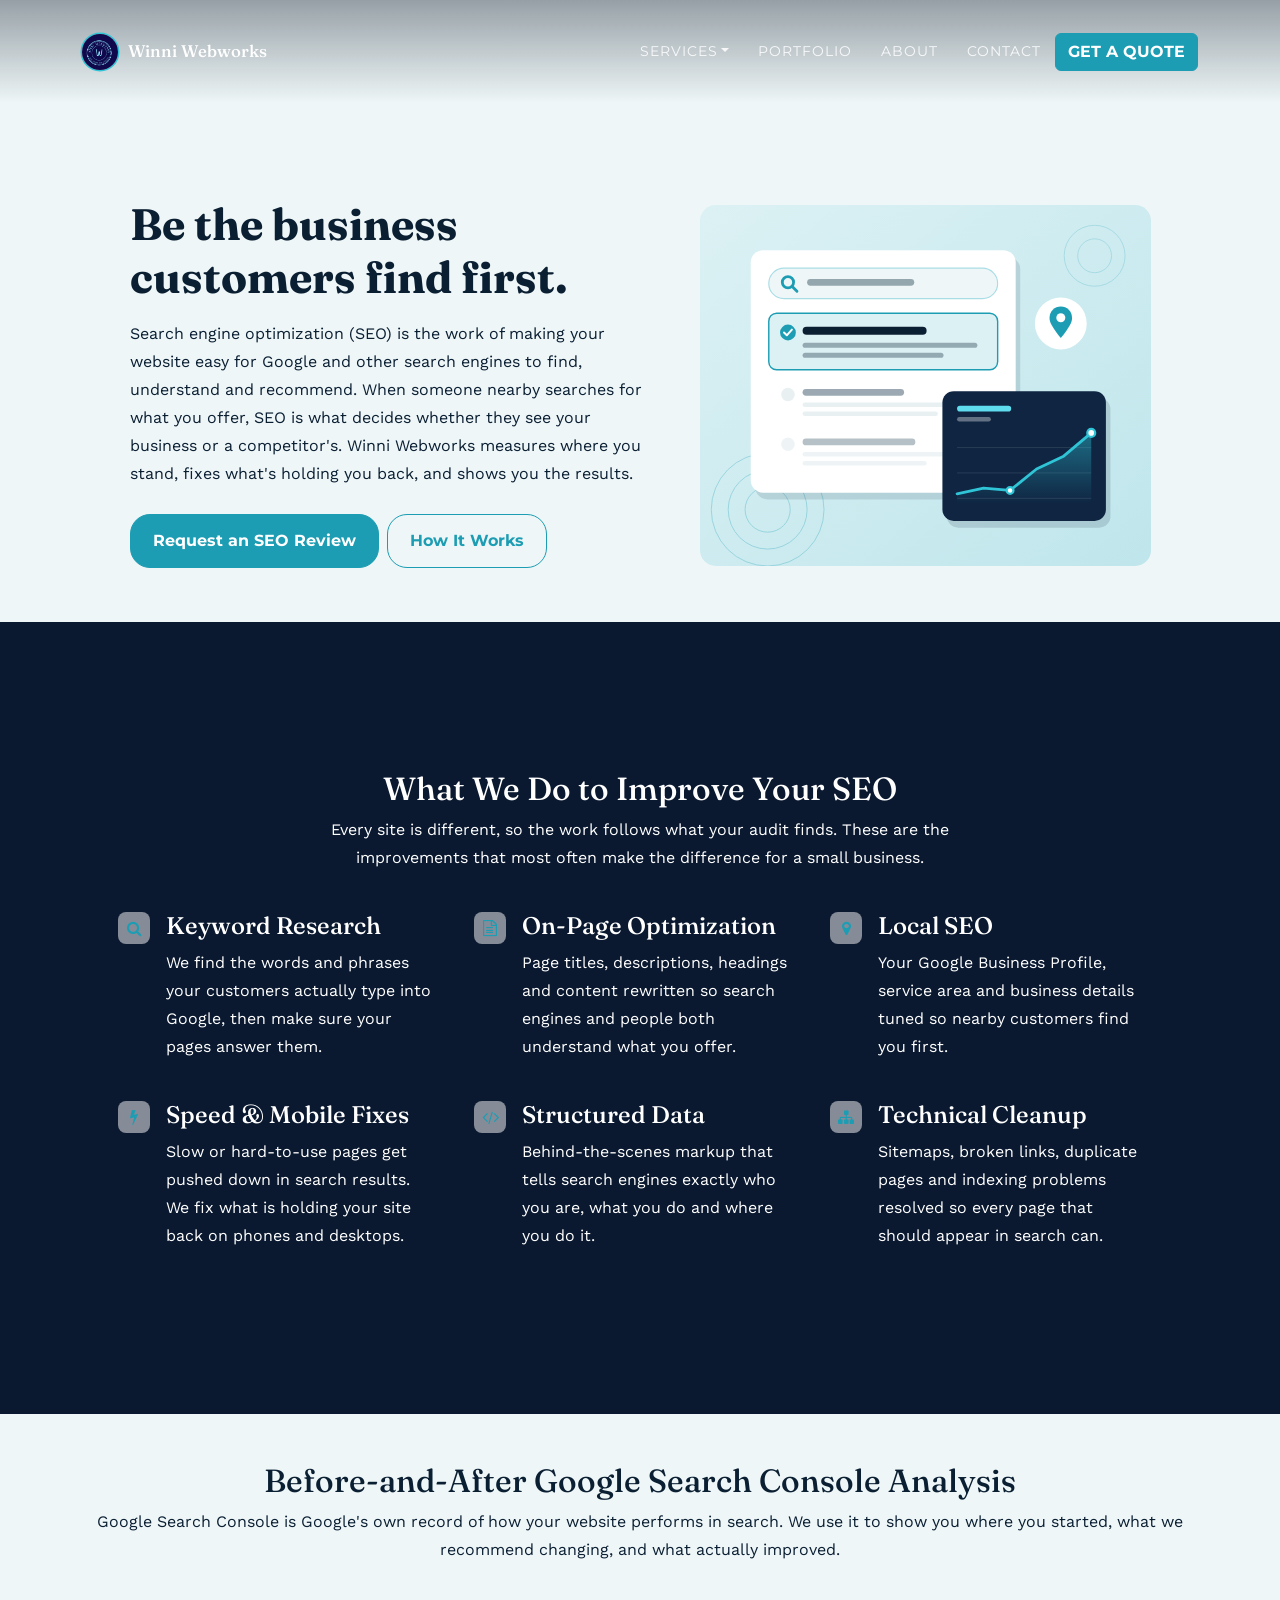
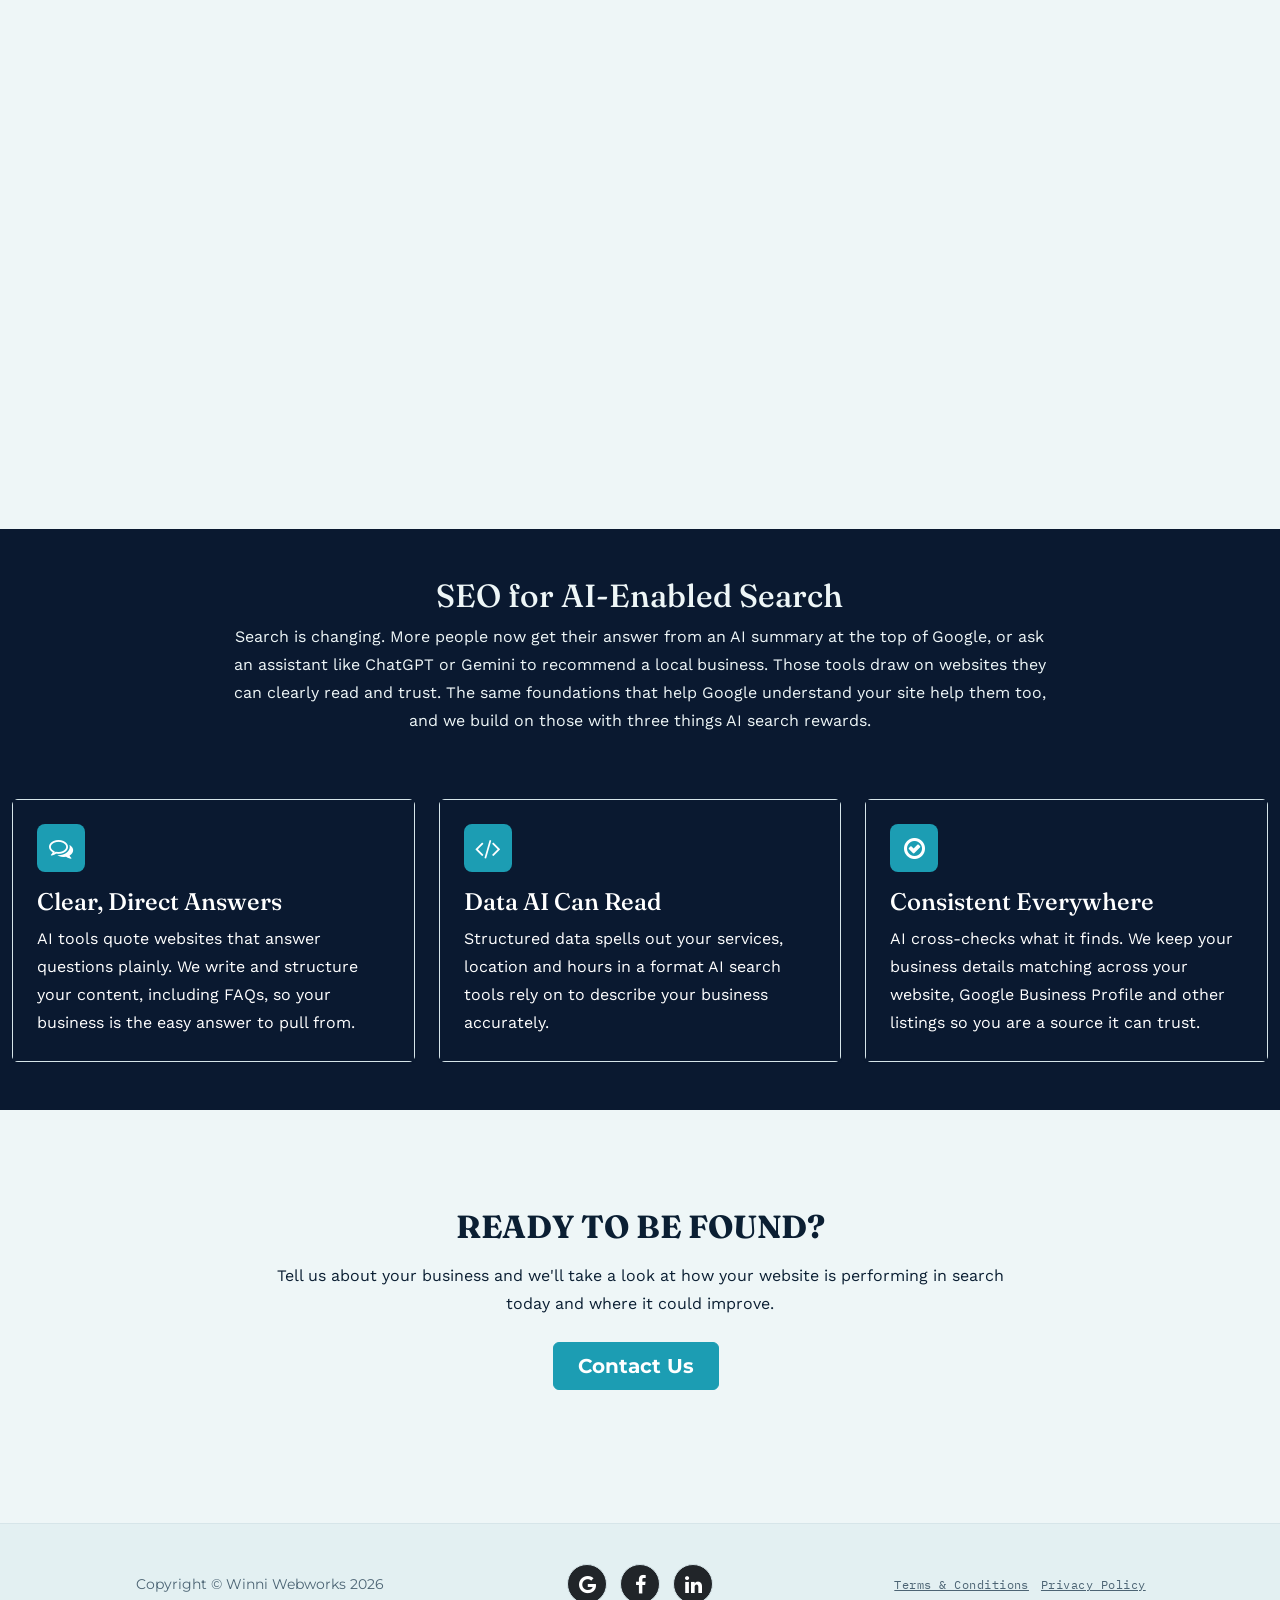
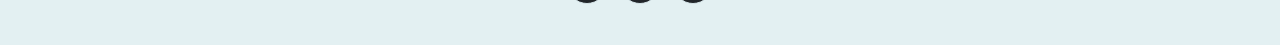
<file: SEO.html>
<!DOCTYPE html>
<html data-bs-theme="light" lang="en">

<head>
  <meta charset="utf-8">
  <!-- Google Analytics -->
  <script async src="https://www.googletagmanager.com/gtag/js?id=G-Y86VKH0ZQD"></script>
  <script>
    window.dataLayer = window.dataLayer || [];
    function gtag() { dataLayer.push(arguments); }
    gtag('js', new Date());

    gtag('config', 'G-Y86VKH0ZQD');
  </script>
  <meta name="viewport" content="width=device-width, initial-scale=1.0, shrink-to-fit=no">
  <link rel="icon" type="image/x-icon" href="favicon.ico">
  <link rel="icon" type="image/png" sizes="32x32" href="favicon-32x32.png">
  <link rel="icon" type="image/png" sizes="16x16" href="favicon-16x16.png">
  <link rel="apple-touch-icon" sizes="180x180" href="apple-touch-icon.png">
  <title>SEO Services for New Hampshire Small Businesses | Winni Webworks</title>
  <link rel="canonical" href="https://winniwebworks.com/SEO.html">
  <meta property="og:url" content="https://winniwebworks.com/SEO.html">
  <meta property="og:type" content="website">
  <meta name="description"
    content="Search engine optimization for New Hampshire small businesses: Google Search Console before-and-after analysis, SEO audits, on-page and local SEO, and optimization for AI-powered search.">
  <meta property="og:image" content="https://winniwebworks.com/assets/img/header-bg.jpg">
  <link rel="stylesheet" href="assets/bootstrap/css/bootstrap.min.css">
  <link rel="preconnect" href="https://fonts.googleapis.com">
  <link rel="preconnect" href="https://fonts.gstatic.com" crossorigin>
  <link rel="stylesheet" href="https://fonts.googleapis.com/css2?family=Fraunces:ital,opsz,wght@0,9..144,400;0,9..144,500;0,9..144,600;1,9..144,500&family=Work+Sans:wght@400;500;600&family=IBM+Plex+Mono:wght@400;500&display=swap">
  <link rel="stylesheet" href="assets/fonts/font-awesome.min.css">
  <link rel="stylesheet" href="assets/css/styles.min.css">
  <link rel="stylesheet" href="assets/css/./embed/animation/aos.min.min.css">
  <link rel="stylesheet" href="assets/css/./embed/animation/animate.min.min.css">
  <link rel="stylesheet" href="assets/css/theme.css">
</head>

<body>
  <nav class="navbar navbar-expand-lg fixed-top navbar-dark" id="mainNav"
    style="color: rgb(33, 37, 41);background: rgb(33,37,41);">
    <div class="container"><a class="navbar-brand" href="index.html"><span class="brand-mark"><img src="assets/img/WWW_Logo.jpg" alt="Winni Webworks logo"></span>Winni Webworks</a><button class="navbar-toggler"
        data-bs-toggle="collapse" data-bs-target="#navbarResponsive" type="button" aria-controls="navbarResponsive"
        aria-expanded="false" aria-label="Toggle navigation"><i class="fa fa-bars"></i></button>
      <div class="collapse navbar-collapse" id="navbarResponsive">
        <ul class="navbar-nav ms-auto text-uppercase">
          <li class="nav-item dropdown"><a class="dropdown-toggle nav-link" data-bs-toggle="dropdown"
              aria-expanded="false" href="#">Services</a>
            <div class="dropdown-menu"
              style="background: rgba(255,255,255,0.5);border-width: 1px;border-color: var(--bs-secondary);"><a
                class="dropdown-item" href="WebDesign.html" style="padding-top: 16px;padding-bottom: 16px;">Web
                Design</a><a class="dropdown-item" href="Socials.html"
                style="padding-right: 16px;padding-left: 16px;padding-top: 16px;padding-bottom: 16px;">Social Media</a><a class="dropdown-item" href="SEO.html"
                style="padding-right: 16px;padding-left: 16px;padding-top: 16px;padding-bottom: 16px;">SEO</a>
            </div>
          </li>
          <li class="nav-item"><a class="nav-link" href="Portfolio.html">Portfolio</a></li>
          <li class="nav-item"><a class="nav-link" href="About.html">About</a></li>
          <li class="nav-item"><a class="nav-link" href="index.html#contact">Contact</a></li>
          <li class="nav-item d-flex align-items-center"><a class="btn btn-primary" role="button"
              style="text-align: justify;" href="index.html#services">Get a Quote</a></li>
        </ul>
      </div>
    </div>
  </nav>
  <section id="seo" style="padding-bottom: 75px;">
    <div class="container py-4 py-xl-5">
      <div class="row gy-4 gy-md-0 align-items-center justify-content-center">
        <div class="col-md-6 text-center text-md-start">
          <div class="pe-md-4">
            <h2 class="fw-bold" data-aos="fade-right" data-aos-duration="1000"
              style="font-family: Fraunces, serif;font-size: 44px;">Be the business customers find first.</h2>
            <p class="my-3" data-aos="fade-up" data-aos-duration="1250" data-aos-delay="200">Search engine optimization
              (SEO) is the work of making your website easy for Google and other search engines to find, understand and
              recommend. When someone nearby searches for what you offer, SEO is what decides whether they see your
              business or a competitor's. Winni Webworks measures where you stand, fixes what's holding you back, and
              shows you the results.</p>
            <a class="btn btn-primary btn-lg me-2" role="button" data-bss-hover-animate="pulse"
              href="index.html#contact"
              style="font-size: 16px;border-radius: 20px;padding: 14px 22px;margin-top: 10px;margin-bottom: 6px;">Request
              an SEO Review</a><a class="btn btn-outline-primary btn-lg" role="button" data-bss-hover-animate="pulse"
              href="#SearchConsole"
              style="font-size: 16px;border-radius: 20px;padding: 14px 22px;margin-top: 10px;margin-bottom: 6px;">How
              It Works</a>
          </div>
        </div>
        <div class="col-12 col-md-6 col-lg-5">
          <div><img src="assets/img/seo-visual.svg"
              alt="Illustration of a search results page with one business highlighted at the top, beside a chart of rising search clicks"
              style="width: 100%;"></div>
        </div>
      </div>
    </div>
    <section class="mb-0" id="Improve"
      style="background: var(--bs-info-text-emphasis);padding-top: 100px;padding-bottom: 100px;">
      <div class="container text-white border rounded border-0 p-4 p-lg-5 py-4 py-xl-5" style="background: #096d81;">
        <div class="row mb-4">
          <div class="col-md-10 col-xl-8 text-center mx-auto">
            <h2 class="text-white" style="font-family: Fraunces, serif;">What We Do to Improve Your SEO</h2>
            <p>Every site is different, so the work follows what your audit finds. These are the improvements that
              most often make the difference for a small business.</p>
          </div>
        </div>
        <div class="row gy-4 row-cols-1 row-cols-md-2 row-cols-xl-3" style="background: #096d81;">
          <div class="col">
            <div class="d-flex">
              <div
                class="bs-icon-sm bs-icon-rounded bs-icon-semi-white text-primary d-flex flex-shrink-0 justify-content-center align-items-center mb-3 d-inline-block bs-icon">
                <i class="fa fa-search"></i></div>
              <div class="px-3">
                <h4 class="text-white">Keyword Research</h4>
                <p>We find the words and phrases your customers actually type into Google, then make sure your pages answer them.</p>
              </div>
            </div>
          </div>
          <div class="col">
            <div class="d-flex">
              <div
                class="bs-icon-sm bs-icon-rounded bs-icon-semi-white text-primary d-flex flex-shrink-0 justify-content-center align-items-center mb-3 d-inline-block bs-icon">
                <i class="fa fa-file-text-o"></i></div>
              <div class="px-3">
                <h4 class="text-white">On-Page Optimization</h4>
                <p>Page titles, descriptions, headings and content rewritten so search engines and people both understand what you offer.</p>
              </div>
            </div>
          </div>
          <div class="col">
            <div class="d-flex">
              <div
                class="bs-icon-sm bs-icon-rounded bs-icon-semi-white text-primary d-flex flex-shrink-0 justify-content-center align-items-center mb-3 d-inline-block bs-icon">
                <i class="fa fa-map-marker"></i></div>
              <div class="px-3">
                <h4 class="text-white">Local SEO</h4>
                <p>Your Google Business Profile, service area and business details tuned so nearby customers find you first.</p>
              </div>
            </div>
          </div>
          <div class="col">
            <div class="d-flex">
              <div
                class="bs-icon-sm bs-icon-rounded bs-icon-semi-white text-primary d-flex flex-shrink-0 justify-content-center align-items-center mb-3 d-inline-block bs-icon">
                <i class="fa fa-bolt"></i></div>
              <div class="px-3">
                <h4 class="text-white">Speed &amp; Mobile Fixes</h4>
                <p>Slow or hard-to-use pages get pushed down in search results. We fix what is holding your site back on phones and desktops.</p>
              </div>
            </div>
          </div>
          <div class="col">
            <div class="d-flex">
              <div
                class="bs-icon-sm bs-icon-rounded bs-icon-semi-white text-primary d-flex flex-shrink-0 justify-content-center align-items-center mb-3 d-inline-block bs-icon">
                <i class="fa fa-code"></i></div>
              <div class="px-3">
                <h4 class="text-white">Structured Data</h4>
                <p>Behind-the-scenes markup that tells search engines exactly who you are, what you do and where you do it.</p>
              </div>
            </div>
          </div>
          <div class="col">
            <div class="d-flex">
              <div
                class="bs-icon-sm bs-icon-rounded bs-icon-semi-white text-primary d-flex flex-shrink-0 justify-content-center align-items-center mb-3 d-inline-block bs-icon">
                <i class="fa fa-sitemap"></i></div>
              <div class="px-3">
                <h4 class="text-white">Technical Cleanup</h4>
                <p>Sitemaps, broken links, duplicate pages and indexing problems resolved so every page that should appear in search can.</p>
              </div>
            </div>
          </div>
        </div>
      </div>
    </section>
    <div class="container py-4 py-xl-5" id="SearchConsole">
      <div class="row mb-5">
        <div class="text-center mx-auto">
          <h2 style="font-family: Fraunces, serif;">Before-and-After Google Search Console Analysis</h2>
          <p>Google Search Console is Google's own record of how your website performs in search. We use it to show you
            where you started, what we recommend changing, and what actually improved.<br><br></p>
        </div>
      </div>
      <div class="row gy-5 gy-xl-0 row-cols-1 row-cols-md-2 row-cols-xl-3" style="margin-top: -50px;">
        <div class="col" data-aos="zoom-in-right" data-aos-duration="800">
          <div class="card h-100">
            <div class="card-body p-4">
              <h6 class="text-uppercase text-start text-muted card-subtitle" style="font-size: 18px;">Before</h6>
              <p class="text-start" style="font-size: 14px;color: rgb(134,142,150);">A baseline from your own Google data</p>
              <p class="text-start mb-0" style="font-size: 15px;border-top: 1px solid rgb(132,132,132);padding-top: 14px;">Before changing anything, we connect to Google Search Console and record exactly where your site stands today.</p>
            </div>
            <div class="card-footer p-4">
              <div>
                <ul class="list-unstyled mb-0">
                  <li class="d-flex mb-2"><span class="bs-icon-xs bs-icon-rounded bs-icon-primary-light me-2 bs-icon"><svg class="bi bi-check-lg" xmlns="http://www.w3.org/2000/svg" width="1em" height="1em" fill="currentColor" viewBox="0 0 16 16"><path d="M12.736 3.97a.733.733 0 0 1 1.047 0c.286.289.29.756.01 1.05L7.88 12.01a.733.733 0 0 1-1.065.02L3.217 8.384a.757.757 0 0 1 0-1.06.733.733 0 0 1 1.047 0l3.052 3.093 5.4-6.425z"></path></svg></span><span>Clicks and impressions from Google Search</span></li>
                  <li class="d-flex mb-2"><span class="bs-icon-xs bs-icon-rounded bs-icon-primary-light me-2 bs-icon"><svg class="bi bi-check-lg" xmlns="http://www.w3.org/2000/svg" width="1em" height="1em" fill="currentColor" viewBox="0 0 16 16"><path d="M12.736 3.97a.733.733 0 0 1 1.047 0c.286.289.29.756.01 1.05L7.88 12.01a.733.733 0 0 1-1.065.02L3.217 8.384a.757.757 0 0 1 0-1.06.733.733 0 0 1 1.047 0l3.052 3.093 5.4-6.425z"></path></svg></span><span>Average position and click-through rate</span></li>
                  <li class="d-flex mb-2"><span class="bs-icon-xs bs-icon-rounded bs-icon-primary-light me-2 bs-icon"><svg class="bi bi-check-lg" xmlns="http://www.w3.org/2000/svg" width="1em" height="1em" fill="currentColor" viewBox="0 0 16 16"><path d="M12.736 3.97a.733.733 0 0 1 1.047 0c.286.289.29.756.01 1.05L7.88 12.01a.733.733 0 0 1-1.065.02L3.217 8.384a.757.757 0 0 1 0-1.06.733.733 0 0 1 1.047 0l3.052 3.093 5.4-6.425z"></path></svg></span><span>The searches and pages that bring visitors in</span></li>
                  <li class="d-flex mb-2"><span class="bs-icon-xs bs-icon-rounded bs-icon-primary-light me-2 bs-icon"><svg class="bi bi-check-lg" xmlns="http://www.w3.org/2000/svg" width="1em" height="1em" fill="currentColor" viewBox="0 0 16 16"><path d="M12.736 3.97a.733.733 0 0 1 1.047 0c.286.289.29.756.01 1.05L7.88 12.01a.733.733 0 0 1-1.065.02L3.217 8.384a.757.757 0 0 1 0-1.06.733.733 0 0 1 1.047 0l3.052 3.093 5.4-6.425z"></path></svg></span><span>Indexing, mobile and page experience issues</span></li>
                </ul>
              </div>
            </div>
          </div>
        </div>
        <div class="col" data-aos="zoom-in-right" data-aos-duration="800" data-aos-delay="300">
          <div class="card h-100">
            <div class="card-body p-4">
              <h6 class="text-uppercase text-start text-muted card-subtitle" style="font-size: 18px;">SEO Audit</h6>
              <p class="text-start" style="font-size: 14px;color: rgb(134,142,150);">What can be updated, in plain language</p>
              <p class="text-start mb-0" style="font-size: 15px;border-top: 1px solid rgb(132,132,132);padding-top: 14px;">We review your site page by page and give you a prioritized list of what to update and why it matters.</p>
            </div>
            <div class="card-footer p-4">
              <div>
                <ul class="list-unstyled mb-0">
                  <li class="d-flex mb-2"><span class="bs-icon-xs bs-icon-rounded bs-icon-primary-light me-2 bs-icon"><svg class="bi bi-check-lg" xmlns="http://www.w3.org/2000/svg" width="1em" height="1em" fill="currentColor" viewBox="0 0 16 16"><path d="M12.736 3.97a.733.733 0 0 1 1.047 0c.286.289.29.756.01 1.05L7.88 12.01a.733.733 0 0 1-1.065.02L3.217 8.384a.757.757 0 0 1 0-1.06.733.733 0 0 1 1.047 0l3.052 3.093 5.4-6.425z"></path></svg></span><span>Page titles, descriptions and headings</span></li>
                  <li class="d-flex mb-2"><span class="bs-icon-xs bs-icon-rounded bs-icon-primary-light me-2 bs-icon"><svg class="bi bi-check-lg" xmlns="http://www.w3.org/2000/svg" width="1em" height="1em" fill="currentColor" viewBox="0 0 16 16"><path d="M12.736 3.97a.733.733 0 0 1 1.047 0c.286.289.29.756.01 1.05L7.88 12.01a.733.733 0 0 1-1.065.02L3.217 8.384a.757.757 0 0 1 0-1.06.733.733 0 0 1 1.047 0l3.052 3.093 5.4-6.425z"></path></svg></span><span>Content gaps and missed keywords</span></li>
                  <li class="d-flex mb-2"><span class="bs-icon-xs bs-icon-rounded bs-icon-primary-light me-2 bs-icon"><svg class="bi bi-check-lg" xmlns="http://www.w3.org/2000/svg" width="1em" height="1em" fill="currentColor" viewBox="0 0 16 16"><path d="M12.736 3.97a.733.733 0 0 1 1.047 0c.286.289.29.756.01 1.05L7.88 12.01a.733.733 0 0 1-1.065.02L3.217 8.384a.757.757 0 0 1 0-1.06.733.733 0 0 1 1.047 0l3.052 3.093 5.4-6.425z"></path></svg></span><span>Speed, mobile and technical problems</span></li>
                  <li class="d-flex mb-2"><span class="bs-icon-xs bs-icon-rounded bs-icon-primary-light me-2 bs-icon"><svg class="bi bi-check-lg" xmlns="http://www.w3.org/2000/svg" width="1em" height="1em" fill="currentColor" viewBox="0 0 16 16"><path d="M12.736 3.97a.733.733 0 0 1 1.047 0c.286.289.29.756.01 1.05L7.88 12.01a.733.733 0 0 1-1.065.02L3.217 8.384a.757.757 0 0 1 0-1.06.733.733 0 0 1 1.047 0l3.052 3.093 5.4-6.425z"></path></svg></span><span>Local listings and business details</span></li>
                </ul>
              </div>
            </div>
          </div>
        </div>
        <div class="col" data-aos="zoom-in-right" data-aos-duration="800" data-aos-delay="600">
          <div class="card h-100">
            <div class="card-body p-4">
              <h6 class="text-uppercase text-start text-muted card-subtitle" style="font-size: 18px;">After</h6>
              <p class="text-start" style="font-size: 14px;color: rgb(134,142,150);">The same numbers, measured again</p>
              <p class="text-start mb-0" style="font-size: 15px;border-top: 1px solid rgb(132,132,132);padding-top: 14px;">Once the improvements are live, we run the same Search Console analysis so you can see what changed.</p>
            </div>
            <div class="card-footer p-4">
              <div>
                <ul class="list-unstyled mb-0">
                  <li class="d-flex mb-2"><span class="bs-icon-xs bs-icon-rounded bs-icon-primary-light me-2 bs-icon"><svg class="bi bi-check-lg" xmlns="http://www.w3.org/2000/svg" width="1em" height="1em" fill="currentColor" viewBox="0 0 16 16"><path d="M12.736 3.97a.733.733 0 0 1 1.047 0c.286.289.29.756.01 1.05L7.88 12.01a.733.733 0 0 1-1.065.02L3.217 8.384a.757.757 0 0 1 0-1.06.733.733 0 0 1 1.047 0l3.052 3.093 5.4-6.425z"></path></svg></span><span>Side-by-side before-and-after comparison</span></li>
                  <li class="d-flex mb-2"><span class="bs-icon-xs bs-icon-rounded bs-icon-primary-light me-2 bs-icon"><svg class="bi bi-check-lg" xmlns="http://www.w3.org/2000/svg" width="1em" height="1em" fill="currentColor" viewBox="0 0 16 16"><path d="M12.736 3.97a.733.733 0 0 1 1.047 0c.286.289.29.756.01 1.05L7.88 12.01a.733.733 0 0 1-1.065.02L3.217 8.384a.757.757 0 0 1 0-1.06.733.733 0 0 1 1.047 0l3.052 3.093 5.4-6.425z"></path></svg></span><span>New searches your site now appears for</span></li>
                  <li class="d-flex mb-2"><span class="bs-icon-xs bs-icon-rounded bs-icon-primary-light me-2 bs-icon"><svg class="bi bi-check-lg" xmlns="http://www.w3.org/2000/svg" width="1em" height="1em" fill="currentColor" viewBox="0 0 16 16"><path d="M12.736 3.97a.733.733 0 0 1 1.047 0c.286.289.29.756.01 1.05L7.88 12.01a.733.733 0 0 1-1.065.02L3.217 8.384a.757.757 0 0 1 0-1.06.733.733 0 0 1 1.047 0l3.052 3.093 5.4-6.425z"></path></svg></span><span>Movement in position, clicks and impressions</span></li>
                  <li class="d-flex mb-2"><span class="bs-icon-xs bs-icon-rounded bs-icon-primary-light me-2 bs-icon"><svg class="bi bi-check-lg" xmlns="http://www.w3.org/2000/svg" width="1em" height="1em" fill="currentColor" viewBox="0 0 16 16"><path d="M12.736 3.97a.733.733 0 0 1 1.047 0c.286.289.29.756.01 1.05L7.88 12.01a.733.733 0 0 1-1.065.02L3.217 8.384a.757.757 0 0 1 0-1.06.733.733 0 0 1 1.047 0l3.052 3.093 5.4-6.425z"></path></svg></span><span>Recommended next steps to keep growing</span></li>
                </ul>
              </div>
            </div>
          </div>
        </div>
      </div>
    </div>
    <section class="pt-0 mb-0 pb-0" id="AISearch">
      <div class="container-fluid py-4 py-xl-5" style="background: var(--bs-info-text-emphasis);">
        <div class="row mb-5">
          <div class="col-md-10 col-xl-8 text-center mx-auto">
            <h2 style="color: var(--bs-light);font-family: Fraunces, serif;">SEO for AI-Enabled Search</h2>
            <p style="color: var(--bs-light);">Search is changing. More people now get their answer from an AI
              summary at the top of Google, or ask an assistant like ChatGPT or Gemini to recommend a local business.
              Those tools draw on websites they can clearly read and trust. The same foundations that help Google
              understand your site help them too, and we build on those with three things AI search rewards.</p>
          </div>
        </div>
        <div class="row gy-4 row-cols-1 row-cols-md-2 row-cols-xl-3">
          <div class="col">
            <div class="card h-100">
              <div class="card-body p-4" style="background: #096d81;">
                <div
                  class="bs-icon-md bs-icon-rounded bs-icon-primary d-flex justify-content-center align-items-center mb-3 d-inline-block bs-icon">
                  <i class="fa fa-comments-o"></i></div>
                <h4 class="card-title" style="color: rgb(255,255,255);font-family: Fraunces, serif;">Clear, Direct Answers</h4>
                <p class="card-text" style="color: rgb(255,255,255);">AI tools quote websites that answer questions plainly. We write and structure your content, including FAQs, so your business is the easy answer to pull from.</p>
              </div>
            </div>
          </div>
          <div class="col">
            <div class="card h-100">
              <div class="card-body p-4" style="background: #096d81;">
                <div
                  class="bs-icon-md bs-icon-rounded bs-icon-primary d-flex justify-content-center align-items-center mb-3 d-inline-block bs-icon">
                  <i class="fa fa-code"></i></div>
                <h4 class="card-title" style="color: rgb(255,255,255);font-family: Fraunces, serif;">Data AI Can Read</h4>
                <p class="card-text" style="color: rgb(255,255,255);">Structured data spells out your services, location and hours in a format AI search tools rely on to describe your business accurately.</p>
              </div>
            </div>
          </div>
          <div class="col">
            <div class="card h-100">
              <div class="card-body p-4" style="background: #096d81;">
                <div
                  class="bs-icon-md bs-icon-rounded bs-icon-primary d-flex justify-content-center align-items-center mb-3 d-inline-block bs-icon">
                  <i class="fa fa-check-circle-o"></i></div>
                <h4 class="card-title" style="color: rgb(255,255,255);font-family: Fraunces, serif;">Consistent Everywhere</h4>
                <p class="card-text" style="color: rgb(255,255,255);">AI cross-checks what it finds. We keep your business details matching across your website, Google Business Profile and other listings so you are a source it can trust.</p>
              </div>
            </div>
          </div>
        </div>
      </div>
    </section>
    <section style="padding-top: 50px;padding-bottom: 10px;">
      <section class="py-4 py-xl-5">
        <div class="container h-100">
          <div class="row h-100">
            <div
              class="col-md-10 col-xl-8 text-center d-flex d-sm-flex d-md-flex justify-content-center align-items-center justify-content-md-start align-items-md-center justify-content-xl-center mx-auto">
              <div>
                <h2 class="text-uppercase fw-bold mb-3" style="font-family: Fraunces, serif;">Ready to Be Found?</h2>
                <p class="mb-4">Tell us about your business and we'll take a look at how your website is performing in
                  search today and where it could improve.</p>
                <a class="btn btn-primary fs-5 me-2 px-4 py-2" role="button" data-bss-hover-animate="pulse"
                  href="index.html#contact">Contact Us</a>
              </div>
            </div>
          </div>
        </div>
      </section>
    </section>
  </section>
  <footer>
    <div class="container">
      <div class="row">
        <div class="col-md-4"><span class="copyright">Copyright&nbsp;© Winni Webworks 2026</span></div>
        <div class="col-md-4">
          <ul class="list-inline social-buttons">
            <li class="list-inline-item"><a href="https://share.google/823uvBk97Z3JibrHM"><i
                  class="fa fa-google"></i></a></li>
            <li class="list-inline-item"><a
                href="https://www.facebook.com/profile.php?id=61588019742144&amp;rdid=fdAYL4mshR6fErhC&amp;share_url=https%3A%2F%2Fwww.facebook.com%2Fshare%2F17eQ1FA31u%2F#"><i
                  class="fa fa-facebook"></i></a></li>
            <li class="list-inline-item"><a href="https://www.linkedin.com/in/sara-huntley/"><i
                  class="fa fa-linkedin"></i></a></li>
          </ul>
        </div>
        <div class="col-md-4">
          <ul class="list-inline quicklinks">
            <li class="list-inline-item"><a href="Terms.html">Terms &amp; Conditions</a></li>
            <li class="list-inline-item"><a href="Legal.html">Privacy Policy</a></li>
          </ul>
        </div>
      </div>
    </div>
  </footer>
  <script src="assets/bootstrap/js/bootstrap.min.js"></script>
  <script src="assets/js/script.min.js"></script>
  <script src="assets/js/./embed/animation/aos.min.min.js"></script>
</body>

</html>
</file>
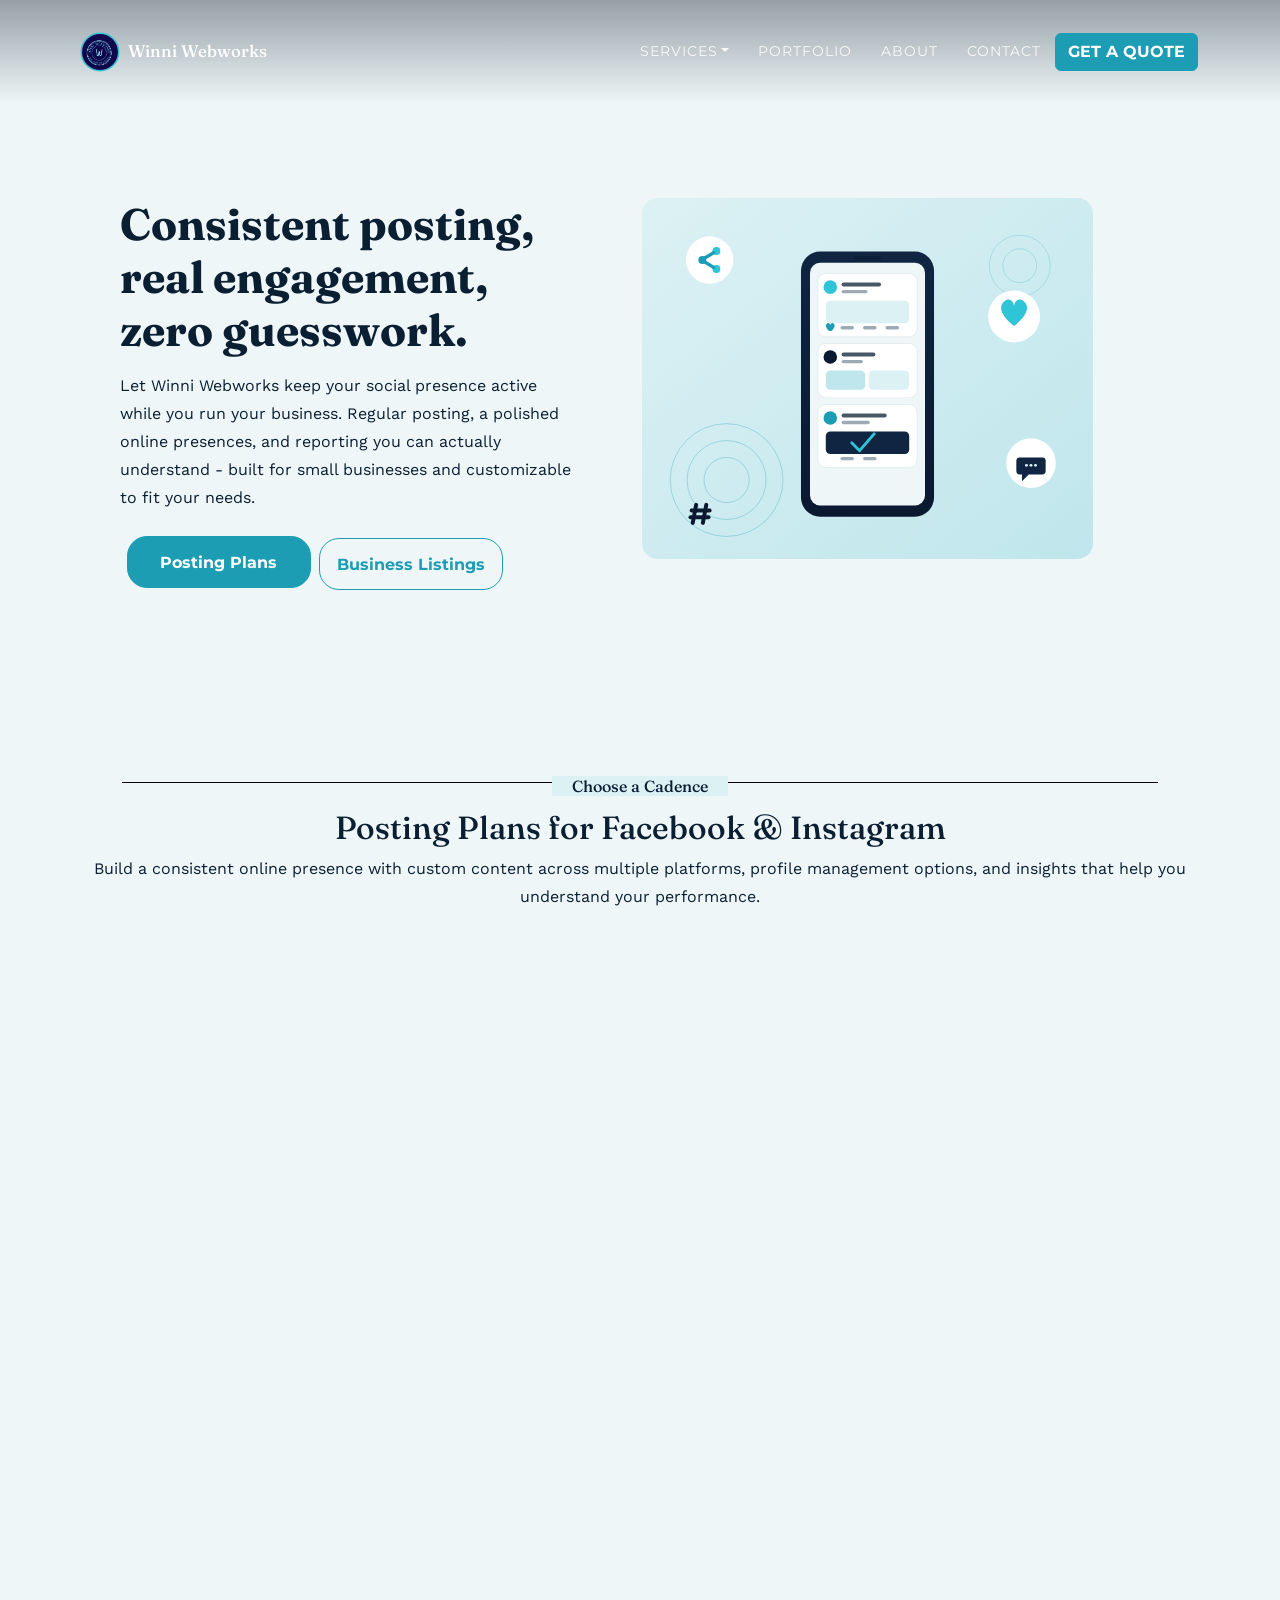
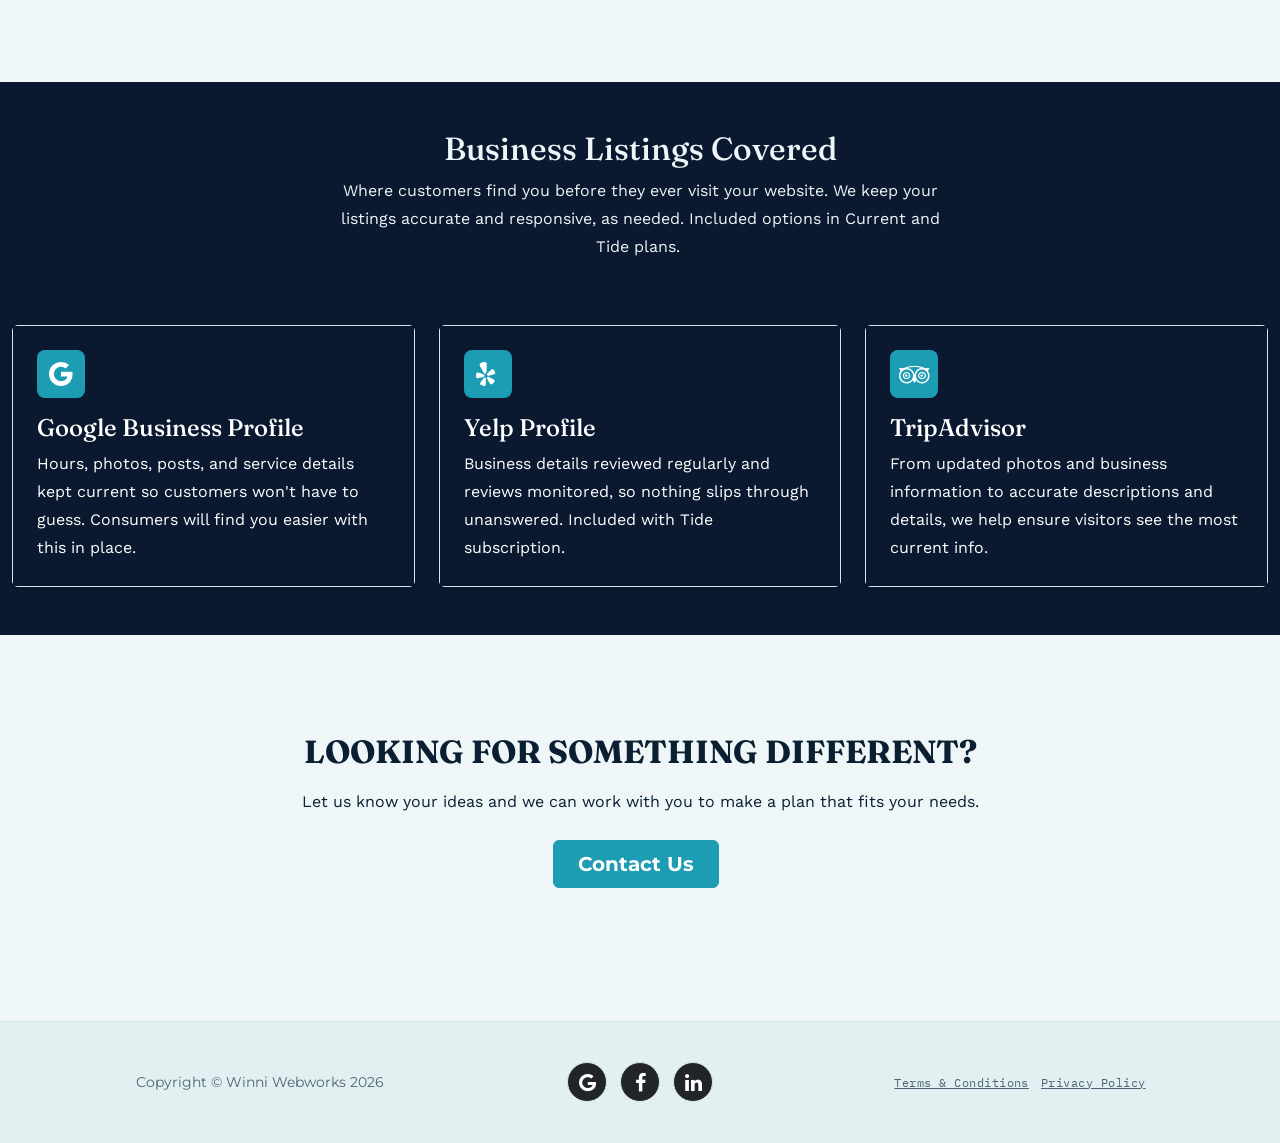
<file: Socials.html>
<!DOCTYPE html>
<html data-bs-theme="light" lang="en">

<head>
  <meta charset="utf-8">
  <!-- Google Analytics -->
  <script async src="https://www.googletagmanager.com/gtag/js?id=G-Y86VKH0ZQD"></script>
  <script>
    window.dataLayer = window.dataLayer || [];
    function gtag() { dataLayer.push(arguments); }
    gtag('js', new Date());

    gtag('config', 'G-Y86VKH0ZQD');
  </script>
  <meta name="viewport" content="width=device-width, initial-scale=1.0, shrink-to-fit=no">
  <link rel="icon" type="image/x-icon" href="favicon.ico">
  <link rel="icon" type="image/png" sizes="32x32" href="favicon-32x32.png">
  <link rel="icon" type="image/png" sizes="16x16" href="favicon-16x16.png">
  <link rel="apple-touch-icon" sizes="180x180" href="apple-touch-icon.png">
  <title>Social Media Management | Winni Webworks</title>
  <link rel="canonical" href="https://winniwebworks.com/Socials.html">
  <meta property="og:url" content="https://winniwebworks.com/Socials.html">
  <meta property="og:type" content="website">
  <meta name="description"
    content="Consistent Facebook and Instagram posting, business listing management, and social media support for small businesses in New Hampshire. Choose the plan that fits.">
  <meta property="og:image" content="https://winniwebworks.com/assets/img/header-bg.jpg">
  <link rel="stylesheet" href="assets/bootstrap/css/bootstrap.min.css">
  <link rel="preconnect" href="https://fonts.googleapis.com">
  <link rel="preconnect" href="https://fonts.gstatic.com" crossorigin>
  <link rel="stylesheet" href="https://fonts.googleapis.com/css2?family=Fraunces:ital,opsz,wght@0,9..144,400;0,9..144,500;0,9..144,600;1,9..144,500&family=Work+Sans:wght@400;500;600&family=IBM+Plex+Mono:wght@400;500&display=swap">
  <link rel="stylesheet" href="assets/fonts/font-awesome.min.css">
  <link rel="stylesheet" href="assets/css/styles.min.css">
  <link rel="stylesheet" href="assets/css/./embed/animation/aos.min.min.css">
  <link rel="stylesheet" href="assets/css/./embed/animation/animate.min.min.css">
  <link rel="stylesheet" href="assets/css/theme.css">
</head>

<body class="bg-primary-subtle" style="background: rgb(255, 246, 215);">
  <nav class="navbar navbar-expand-lg fixed-top navbar-dark" id="mainNav"
    style="color: rgb(33, 37, 41);background: rgb(33,37,41);">
    <div class="container"><a class="navbar-brand" href="index.html"><span class="brand-mark"><img src="assets/img/WWW_Logo.jpg" alt="Winni Webworks logo"></span>Winni Webworks</a><button class="navbar-toggler"
        data-bs-toggle="collapse" data-bs-target="#navbarResponsive" type="button" aria-controls="navbarResponsive"
        aria-expanded="false" aria-label="Toggle navigation"><i class="fa fa-bars"></i></button>
      <div class="collapse navbar-collapse" id="navbarResponsive">
        <ul class="navbar-nav ms-auto text-uppercase">
          <li class="nav-item dropdown"><a class="dropdown-toggle nav-link" data-bs-toggle="dropdown"
              aria-expanded="false" href="#">Services</a>
            <div class="dropdown-menu"
              style="background: rgba(255,255,255,0.5);border-width: 1px;border-color: var(--bs-secondary);"><a
                class="dropdown-item" href="WebDesign.html" style="padding-top: 16px;padding-bottom: 16px;">Web
                Design</a><a class="dropdown-item" href="Socials.html"
                style="padding-right: 16px;padding-left: 16px;padding-top: 16px;padding-bottom: 16px;">Social Media</a><a class="dropdown-item" href="SEO.html"
                style="padding-right: 16px;padding-left: 16px;padding-top: 16px;padding-bottom: 16px;">SEO</a>
            </div>
          </li>
          <li class="nav-item"><a class="nav-link" href="Portfolio.html">Portfolio</a></li>
          <li class="nav-item"><a class="nav-link" href="About.html">About</a></li>
          <li class="nav-item"><a class="nav-link" href="index.html#contact">Contact</a></li>
          <li class="nav-item d-flex align-items-center"><a class="btn btn-primary" role="button"
              style="text-align: justify;" href="index.html#services">Get a Quote</a></li>
        </ul>
      </div>
    </div>
  </nav>
  <section id="about" style="padding-bottom: 75px;">
    <div class="container py-4 py-xl-5">
      <div class="row gy-4 gy-md-0">
        <div
          class="col-md-6 text-center text-md-start d-flex d-sm-flex d-md-flex justify-content-center align-items-center justify-content-md-start align-items-md-center justify-content-xl-center"
          style="max-width: 560px;">
          <div class="pe-0" style="max-width: 550px;width: 460px;">
            <h2 class="fw-bold" data-aos="fade-right" data-aos-duration="1000"
              style="font-family: Fraunces, serif;font-size: 44px;">Consistent posting, real engagement, zero guesswork.
            </h2>
            <p class="my-3" data-aos="fade-up" data-aos-duration="1250" data-aos-delay="200">Let Winni Webworks keep
              your social presence active while you run your business. Regular posting, a polished online presences, and
              reporting you can actually understand - built for small businesses and customizable to fit your needs.</p>
            <a class="btn btn-primary btn-lg me-2 pe-3" role="button" data-bss-hover-animate="pulse"
              href="Socials.html#PricingCentered"
              style="height: 52px;width: 184px;font-size: 16px;border-radius: 20px;padding: 14px 14px;margin-left: 7px;">Posting
              Plans</a><a class="btn btn-outline-primary btn-lg" role="button" data-bss-hover-animate="pulse"
              href="#BusinessListing"
              style="width: 184px;height: 52px;font-size: 16px;margin: 0px;border-radius: 20px;padding: 14px 14px;margin-top: 10px;margin-bottom: 6px;">Business
              Listings</a>
          </div>
        </div>
        <div class="col-12 col-md-6 col-lg-5">
          <div><img src="assets/img/social-media-visual.svg" alt="Illustration of a phone with a social media feed surrounded by like, comment, and share icons" style="width: 100%;"></div>
        </div>
      </div>
    </div>
    <div class="container py-4 py-xl-5" id="PricingCentered">
      <div class="row mb-5">
        <div class="text-center mx-auto">
          <div style="text-align:center;">
            <h2 class="divider-style"><span style="font-size: 16px;background: var(--bs-primary-bg-subtle);">Choose a
                Cadence</span></h2>
          </div>
          <h2 style="font-family: Fraunces, serif;">Posting Plans for Facebook &amp; Instagram</h2>
          <p>Build a consistent online presence with custom content across multiple platforms, profile management
            options, and insights that help you understand your performance.<br><br></p>
        </div>
      </div>
      <div class="row gy-4 gy-xl-0 row-cols-1 row-cols-md-2 row-cols-xl-3 d-xl-flex align-items-xl-center"
        style="border-top-color: var(--bs-secondary);border-bottom-color: var(--bs-secondary);margin-top: -50px;">
        <div class="col" data-aos="zoom-in-right" data-aos-duration="800">
          <div class="card">
            <div class="card-body text-center p-4">
              <h6 class="text-uppercase text-start text-muted card-subtitle"
                style="font-size: 18px;color: var(--bs-dark);">Ripple</h6>
              <p class="text-start" style="font-size: 14px;color: var(--bs-secondary);">Steady, low-lift presence</p>
              <div class="d-flex mt-0 pt-0 mb-3 pb-0" style="padding-bottom: 14px;padding-top: 14px;"><button
                  class="btn btn-primary me-3" type="button"
                  style="background: rgb(254, 209, 54);color: #ffffff;font-size: 14px;border-radius: 30px;">Facebook</button><button
                  class="btn btn-primary" type="button"
                  style="background: rgb(254, 209, 54);font-size: 14px;border-radius: 30px;">Instagram</button></div>
              <div class="cadence"
                style="display: flex;gap: 8px;text-align: center;padding-top: 14px;padding-bottom: 14px;border-top: 1px solid rgb(132,132,132);border-bottom: 1px solid rgb(132,132,132);flex-direction: column;">
                <span class="text-uppercase" style="text-align: left;color: var(--bs-dark);font-size: 14px;">Posting
                  Frequency:</span>
                <div class="cadence-dots" style="display: flex; gap: 6px; align-items:center;"><span class="dot"
                    style="width: 12px;height: 12px;border-radius: 50%;background: var(--bs-warning);"></span><span
                    class="dot"
                    style="width: 12px;height: 12px;border-radius: 50%;background: var(--bs-warning);"></span><span
                    class="dot" style="width: 12px;height: 12px;border-radius: 50%;background: #e6e0e0;"></span><span
                    class="dot" style="width: 12px;height: 12px;border-radius: 50%;background: #e6e0e0;"></span><span
                    class="dot" style="width: 12px;height: 12px;border-radius: 50%;background: #e6e0e0;"></span><span
                    class="dot" style="width: 12px;height: 12px;border-radius: 50%;background: #e6e0e0;"></span><span
                    class="dot" style="width: 12px;height: 12px;border-radius: 50%;background: #e6e0e0;"></span></div>
                <div>
                  <p style="text-align: left;color: var(--bs-dark);font-size: 14px;">1-2 posts / week</p>
                </div>
              </div>
            </div>
            <div></div>
            <div class="card-footer p-4">
              <div>
                <ul class="list-unstyled">
                  <li class="d-flex mb-2"><span
                      class="bs-icon-xs bs-icon-rounded bs-icon-primary-light me-2 bs-icon"><svg class="bi bi-check-lg"
                        xmlns="http://www.w3.org/2000/svg" width="1em" height="1em" fill="currentColor"
                        viewBox="0 0 16 16">
                        <path
                          d="M12.736 3.97a.733.733 0 0 1 1.047 0c.286.289.29.756.01 1.05L7.88 12.01a.733.733 0 0 1-1.065.02L3.217 8.384a.757.757 0 0 1 0-1.06.733.733 0 0 1 1.047 0l3.052 3.093 5.4-6.425z">
                        </path>
                      </svg></span><span>Actively manage FB and IG posts</span></li>
                  <li class="d-flex mb-2"><span
                      class="bs-icon-xs bs-icon-rounded bs-icon-primary-light me-2 bs-icon"><svg class="bi bi-check-lg"
                        xmlns="http://www.w3.org/2000/svg" width="1em" height="1em" fill="currentColor"
                        viewBox="0 0 16 16">
                        <path
                          d="M12.736 3.97a.733.733 0 0 1 1.047 0c.286.289.29.756.01 1.05L7.88 12.01a.733.733 0 0 1-1.065.02L3.217 8.384a.757.757 0 0 1 0-1.06.733.733 0 0 1 1.047 0l3.052 3.093 5.4-6.425z">
                        </path>
                      </svg></span><span>Custom captions and hashtags</span></li>
                  <li class="d-flex mb-2"><span
                      class="bs-icon-xs bs-icon-rounded bs-icon-primary-light me-2 bs-icon"><svg class="bi bi-check-lg"
                        xmlns="http://www.w3.org/2000/svg" width="1em" height="1em" fill="currentColor"
                        viewBox="0 0 16 16">
                        <path
                          d="M12.736 3.97a.733.733 0 0 1 1.047 0c.286.289.29.756.01 1.05L7.88 12.01a.733.733 0 0 1-1.065.02L3.217 8.384a.757.757 0 0 1 0-1.06.733.733 0 0 1 1.047 0l3.052 3.093 5.4-6.425z">
                        </path>
                      </svg></span><span>Photos and graphics provided by you</span></li>
                  <li class="d-flex mb-2"><span
                      class="bs-icon-xs bs-icon-rounded bs-icon-primary-light me-2 bs-icon"><svg class="bi bi-check-lg"
                        xmlns="http://www.w3.org/2000/svg" width="1em" height="1em" fill="currentColor"
                        viewBox="0 0 16 16">
                        <path
                          d="M12.736 3.97a.733.733 0 0 1 1.047 0c.286.289.29.756.01 1.05L7.88 12.01a.733.733 0 0 1-1.065.02L3.217 8.384a.757.757 0 0 1 0-1.06.733.733 0 0 1 1.047 0l3.052 3.093 5.4-6.425z">
                        </path>
                      </svg></span><span>Regular check-ins for feedback</span></li>
                </ul>
              </div><a class="btn btn-primary rounded-5 d-block w-100" role="button" data-bss-hover-animate="pulse"
                href="RippleSocialForm.html" style="background: rgb(255,255,255);color: var(--bs-dark);">Start With
                Ripple</a>
            </div>
          </div>
        </div>
        <div class="col" data-aos="zoom-in-right" data-aos-duration="800" data-aos-delay="300">
          <div class="card border-primary border-2" data-bss-hover-animate="pulse">
            <div class="card-body text-center p-4"><span
                class="badge position-absolute top-0 start-50 translate-middle text-uppercase bg-primary rounded-pill">Most
                Popular</span>
              <h6 class="text-uppercase text-start text-muted card-subtitle" style="font-size: 18px;">Current</h6>
              <p class="text-start" style="font-size: 14px;border-bottom-width: 5px;color: rgb(134,142,150);">Active,
                engaged on multiple platforms</p>
              <div class="d-flex mt-0 pt-0 mb-3 pb-0" style="padding-bottom: 14px;padding-top: 14px;"><button
                  class="btn btn-primary me-3" type="button"
                  style="background: rgb(254, 209, 54);color: #ffffff;font-size: 14px;border-radius: 30px;">Facebook</button><button
                  class="btn btn-primary" type="button"
                  style="background: rgb(254, 209, 54);font-size: 14px;border-radius: 30px;">Instagram</button></div>
              <div class="d-flex mt-0 pt-0 mb-3 pb-0" style="padding-bottom: 14px;padding-top: 14px;"><button
                  class="btn btn-primary me-3" type="button"
                  style="background: rgb(254, 209, 54);color: #ffffff;font-size: 14px;border-radius: 30px;">Business
                  Listing</button></div>
              <div class="cadence"
                style="display: flex;gap: 8px;text-align: center;padding-top: 14px;padding-bottom: 14px;border-top: 1px solid rgb(132,132,132);border-bottom: 1px solid rgb(132,132,132);flex-direction: column;">
                <span class="text-uppercase" style="text-align: left;color: var(--bs-dark);font-size: 14px;">Posting
                  Frequency:</span>
                <div class="cadence-dots" style="display: flex; gap: 6px; align-items:center;"><span class="dot"
                    style="width: 12px;height: 12px;border-radius: 50%;background: var(--bs-warning);"></span><span
                    class="dot"
                    style="width: 12px;height: 12px;border-radius: 50%;background: var(--bs-warning);"></span><span
                    class="dot"
                    style="width: 12px;height: 12px;border-radius: 50%;background: var(--bs-warning);"></span><span
                    class="dot" style="width: 12px;height: 12px;border-radius: 50%;background: #e6e0e0;"></span><span
                    class="dot" style="width: 12px;height: 12px;border-radius: 50%;background: #e6e0e0;"></span><span
                    class="dot" style="width: 12px;height: 12px;border-radius: 50%;background: #e6e0e0;"></span><span
                    class="dot" style="width: 12px;height: 12px;border-radius: 50%;background: #e6e0e0;"></span></div>
                <div>
                  <p style="text-align: left;color: var(--bs-dark);font-size: 14px;">2-3 posts / week</p>
                </div>
              </div>
            </div>
            <div class="card-footer p-4">
              <div>
                <ul class="list-unstyled">
                  <li class="d-flex mb-2"><span
                      class="bs-icon-xs bs-icon-rounded bs-icon-primary-light me-2 bs-icon"><svg class="bi bi-check-lg"
                        xmlns="http://www.w3.org/2000/svg" width="1em" height="1em" fill="currentColor"
                        viewBox="0 0 16 16">
                        <path
                          d="M12.736 3.97a.733.733 0 0 1 1.047 0c.286.289.29.756.01 1.05L7.88 12.01a.733.733 0 0 1-1.065.02L3.217 8.384a.757.757 0 0 1 0-1.06.733.733 0 0 1 1.047 0l3.052 3.093 5.4-6.425z">
                        </path>
                      </svg></span><span>Everything in Ripple, plus:</span></li>
                  <li class="d-flex mb-2"><span
                      class="bs-icon-xs bs-icon-rounded bs-icon-primary-light me-2 bs-icon"><svg class="bi bi-check-lg"
                        xmlns="http://www.w3.org/2000/svg" width="1em" height="1em" fill="currentColor"
                        viewBox="0 0 16 16">
                        <path
                          d="M12.736 3.97a.733.733 0 0 1 1.047 0c.286.289.29.756.01 1.05L7.88 12.01a.733.733 0 0 1-1.065.02L3.217 8.384a.757.757 0 0 1 0-1.06.733.733 0 0 1 1.047 0l3.052 3.093 5.4-6.425z">
                        </path>
                      </svg></span><span>Comments &amp; messaging monitored</span></li>
                  <li class="d-flex mb-2"><span
                      class="bs-icon-xs bs-icon-rounded bs-icon-primary-light me-2 bs-icon"><svg class="bi bi-check-lg"
                        xmlns="http://www.w3.org/2000/svg" width="1em" height="1em" fill="currentColor"
                        viewBox="0 0 16 16">
                        <path
                          d="M12.736 3.97a.733.733 0 0 1 1.047 0c.286.289.29.756.01 1.05L7.88 12.01a.733.733 0 0 1-1.065.02L3.217 8.384a.757.757 0 0 1 0-1.06.733.733 0 0 1 1.047 0l3.052 3.093 5.4-6.425z">
                        </path>
                      </svg></span><span>Business listing management on Google</span></li>
                  <li class="d-flex mb-2"><span
                      class="bs-icon-xs bs-icon-rounded bs-icon-primary-light me-2 bs-icon"><svg class="bi bi-check-lg"
                        xmlns="http://www.w3.org/2000/svg" width="1em" height="1em" fill="currentColor"
                        viewBox="0 0 16 16">
                        <path
                          d="M12.736 3.97a.733.733 0 0 1 1.047 0c.286.289.29.756.01 1.05L7.88 12.01a.733.733 0 0 1-1.065.02L3.217 8.384a.757.757 0 0 1 0-1.06.733.733 0 0 1 1.047 0l3.052 3.093 5.4-6.425z">
                        </path>
                      </svg></span><span>Optional performance summary report add-on</span></li>
                </ul>
              </div><a class="btn btn-primary rounded-5 d-block w-100" role="button" data-bss-hover-animate="pulse"
                href="CurrentSocialForm.html">Start With Current</a>
            </div>
          </div>
        </div>
        <div class="col" data-aos="zoom-in-right" data-aos-duration="800" data-aos-delay="600">
          <div class="card">
            <div class="card-body text-center p-4">
              <h6 class="text-uppercase text-start text-muted card-subtitle" style="font-size: 18px;">Tide</h6>
              <p class="text-start" style="font-size: 14px;color: rgb(134,142,150);">Multi-platform presence, business
                profiles managed, optional reporting</p>
              <div class="d-flex mt-0 pt-0 mb-3 pb-0" style="padding-bottom: 14px;padding-top: 14px;"><button
                  class="btn btn-primary me-3" type="button"
                  style="background: rgb(254, 209, 54);color: #ffffff;font-size: 14px;border-radius: 30px;">Facebook</button><button
                  class="btn btn-primary" type="button"
                  style="background: rgb(254, 209, 54);font-size: 14px;border-radius: 30px;">Instagram</button></div>
              <div class="d-flex mt-0 pt-0 mb-3 pb-0" style="padding-bottom: 14px;padding-top: 14px;"><button
                  class="btn btn-primary me-3" type="button"
                  style="background: rgb(254, 209, 54);color: #ffffff;font-size: 14px;border-radius: 30px;">Business
                  Listings&nbsp;</button></div>
              <div class="cadence"
                style="display: flex;gap: 8px;text-align: center;padding-top: 14px;padding-bottom: 14px;border-top: 1px solid rgb(132,132,132);border-bottom: 1px solid rgb(132,132,132);flex-direction: column;">
                <span class="text-uppercase" style="text-align: left;color: var(--bs-dark);font-size: 14px;">Posting
                  Frequency:</span>
                <div class="cadence-dots" style="display: flex; gap: 6px; align-items:center;"><span class="dot"
                    style="width: 12px;height: 12px;border-radius: 50%;background: var(--bs-warning);"></span><span
                    class="dot"
                    style="width: 12px;height: 12px;border-radius: 50%;background: var(--bs-warning);"></span><span
                    class="dot"
                    style="width: 12px;height: 12px;border-radius: 50%;background: var(--bs-warning);"></span><span
                    class="dot" style="width: 12px;height: 12px;border-radius: 50%;background: #e6e0e0;"></span><span
                    class="dot" style="width: 12px;height: 12px;border-radius: 50%;background: #e6e0e0;"></span><span
                    class="dot" style="width: 12px;height: 12px;border-radius: 50%;background: #e6e0e0;"></span><span
                    class="dot" style="width: 12px;height: 12px;border-radius: 50%;background: #e6e0e0;"></span></div>
                <div>
                  <p style="text-align: left;color: var(--bs-dark);font-size: 14px;">2-3 posts / week</p>
                </div>
              </div>
            </div>
            <div class="card-footer p-4">
              <div>
                <ul class="list-unstyled">
                  <li class="d-flex mb-2"><span
                      class="bs-icon-xs bs-icon-rounded bs-icon-primary-light me-2 bs-icon"><svg class="bi bi-check-lg"
                        xmlns="http://www.w3.org/2000/svg" width="1em" height="1em" fill="currentColor"
                        viewBox="0 0 16 16">
                        <path
                          d="M12.736 3.97a.733.733 0 0 1 1.047 0c.286.289.29.756.01 1.05L7.88 12.01a.733.733 0 0 1-1.065.02L3.217 8.384a.757.757 0 0 1 0-1.06.733.733 0 0 1 1.047 0l3.052 3.093 5.4-6.425z">
                        </path>
                      </svg></span><span>Everything in Current, plus:</span></li>
                  <li class="d-flex mb-2"><span
                      class="bs-icon-xs bs-icon-rounded bs-icon-primary-light me-2 bs-icon"><svg class="bi bi-check-lg"
                        xmlns="http://www.w3.org/2000/svg" width="1em" height="1em" fill="currentColor"
                        viewBox="0 0 16 16">
                        <path
                          d="M12.736 3.97a.733.733 0 0 1 1.047 0c.286.289.29.756.01 1.05L7.88 12.01a.733.733 0 0 1-1.065.02L3.217 8.384a.757.757 0 0 1 0-1.06.733.733 0 0 1 1.047 0l3.052 3.093 5.4-6.425z">
                        </path>
                      </svg></span><span>Proactive community engagement</span></li>
                  <li class="d-flex mb-2"><span
                      class="bs-icon-xs bs-icon-rounded bs-icon-primary-light me-2 bs-icon"><svg class="bi bi-check-lg"
                        xmlns="http://www.w3.org/2000/svg" width="1em" height="1em" fill="currentColor"
                        viewBox="0 0 16 16">
                        <path
                          d="M12.736 3.97a.733.733 0 0 1 1.047 0c.286.289.29.756.01 1.05L7.88 12.01a.733.733 0 0 1-1.065.02L3.217 8.384a.757.757 0 0 1 0-1.06.733.733 0 0 1 1.047 0l3.052 3.093 5.4-6.425z">
                        </path>
                      </svg></span><span>Business listing management on Trip Advisor and Yelp</span></li>
                  <li class="d-flex mb-2"><span
                      class="bs-icon-xs bs-icon-rounded bs-icon-primary-light me-2 bs-icon"><svg class="bi bi-check-lg"
                        xmlns="http://www.w3.org/2000/svg" width="1em" height="1em" fill="currentColor"
                        viewBox="0 0 16 16">
                        <path
                          d="M12.736 3.97a.733.733 0 0 1 1.047 0c.286.289.29.756.01 1.05L7.88 12.01a.733.733 0 0 1-1.065.02L3.217 8.384a.757.757 0 0 1 0-1.06.733.733 0 0 1 1.047 0l3.052 3.093 5.4-6.425z">
                        </path>
                      </svg></span><span>Monthly Performance Summary Report</span></li>
                  <li class="d-flex mb-2"><span
                      class="bs-icon-xs bs-icon-rounded bs-icon-primary-light me-2 bs-icon"><svg class="bi bi-check-lg"
                        xmlns="http://www.w3.org/2000/svg" width="1em" height="1em" fill="currentColor"
                        viewBox="0 0 16 16">
                        <path
                          d="M12.736 3.97a.733.733 0 0 1 1.047 0c.286.289.29.756.01 1.05L7.88 12.01a.733.733 0 0 1-1.065.02L3.217 8.384a.757.757 0 0 1 0-1.06.733.733 0 0 1 1.047 0l3.052 3.093 5.4-6.425z">
                        </path>
                      </svg></span><span>Photos and videos taken for you (NH local only)</span></li>
                </ul>
              </div><a class="btn btn-primary rounded-5 d-block w-100" role="button" data-bss-hover-animate="pulse"
                href="TideSocialForm.html" style="color: var(--bs-dark);background: rgb(255,255,255);">Start With
                Tide</a>
            </div>
          </div>
        </div>
      </div>
      <div class="text-center mx-auto">
        <div style="text-align:center;"></div>
      </div>
    </div>
    <section class="pt-0 mb-0 pb-0" id="BusinessListing">
      <div class="container-fluid py-4 py-xl-5" style="background: var(--bs-info-text-emphasis);">
        <div class="row mb-5">
          <div class="col-md-8 col-xl-6 text-center mx-auto">
            <h2 style="color: var(--bs-light);font-family: Fraunces, serif;">Business Listings Covered</h2>
            <p style="color: var(--bs-light);">Where customers find you before they ever visit your website. We keep
              your listings accurate and responsive, as needed. Included options in Current and Tide plans.&nbsp;</p>
          </div>
        </div>
        <div class="row gy-4 row-cols-1 row-cols-md-2 row-cols-xl-3">
          <div class="col">
            <div class="card">
              <div class="card-body p-4" style="background: #096d81;opacity: 1;">
                <div
                  class="bs-icon-md bs-icon-rounded bs-icon-primary d-flex justify-content-center align-items-center mb-3 d-inline-block bs-icon">
                  <svg class="bi bi-google" xmlns="http://www.w3.org/2000/svg" width="1em" height="1em"
                    fill="currentColor" viewBox="0 0 16 16">
                    <path
                      d="M15.545 6.558a9.4 9.4 0 0 1 .139 1.626c0 2.434-.87 4.492-2.384 5.885h.002C11.978 15.292 10.158 16 8 16A8 8 0 1 1 8 0a7.7 7.7 0 0 1 5.352 2.082l-2.284 2.284A4.35 4.35 0 0 0 8 3.166c-2.087 0-3.86 1.408-4.492 3.304a4.8 4.8 0 0 0 0 3.063h.003c.635 1.893 2.405 3.301 4.492 3.301 1.078 0 2.004-.276 2.722-.764h-.003a3.7 3.7 0 0 0 1.599-2.431H8v-3.08z">
                    </path>
                  </svg></div>
                <h4 class="card-title" style="color: rgb(255,255,255);font-family: Fraunces, serif;">Google Business
                  Profile</h4>
                <p class="card-text" style="border-bottom-color: rgb(33, 37, 41);color: rgb(255,255,255);">Hours,
                  photos, posts, and service details kept current so customers won't have to guess. Consumers will find
                  you easier with this in place.</p>
              </div>
            </div>
          </div>
          <div class="col">
            <div class="card">
              <div class="card-body p-4" style="background: #096d81;">
                <div
                  class="bs-icon-md bs-icon-rounded bs-icon-primary d-flex justify-content-center align-items-center mb-3 d-inline-block bs-icon">
                  <svg class="bi bi-yelp" xmlns="http://www.w3.org/2000/svg" width="1em" height="1em"
                    fill="currentColor" viewBox="0 0 16 16">
                    <path
                      d="m4.188 10.095.736-.17.073-.02A.813.813 0 0 0 5.45 8.65a1 1 0 0 0-.3-.258 3 3 0 0 0-.428-.198l-.808-.295a76 76 0 0 0-1.364-.493C2.253 7.3 2 7.208 1.783 7.14c-.041-.013-.087-.025-.124-.038a2.1 2.1 0 0 0-.606-.116.72.72 0 0 0-.572.245 2 2 0 0 0-.105.132 1.6 1.6 0 0 0-.155.309c-.15.443-.225.908-.22 1.376.002.423.013.966.246 1.334a.8.8 0 0 0 .22.24c.166.114.333.129.507.141.26.019.513-.045.764-.103l2.447-.566zm8.219-3.911a4.2 4.2 0 0 0-.8-1.14 1.6 1.6 0 0 0-.275-.21 2 2 0 0 0-.15-.073.72.72 0 0 0-.621.031c-.142.07-.294.182-.496.37-.028.028-.063.06-.094.089-.167.156-.353.35-.574.575q-.51.516-1.01 1.042l-.598.62a3 3 0 0 0-.298.365 1 1 0 0 0-.157.364.8.8 0 0 0 .007.301q0 .007.003.013a.81.81 0 0 0 .945.616l.074-.014 3.185-.736c.251-.058.506-.112.732-.242.151-.088.295-.175.394-.35a.8.8 0 0 0 .093-.313c.05-.434-.178-.927-.36-1.308M6.706 7.523c.23-.29.23-.722.25-1.075.07-1.181.143-2.362.201-3.543.022-.448.07-.89.044-1.34-.022-.372-.025-.799-.26-1.104C6.528-.077 5.644-.033 5.04.05q-.278.038-.553.104a8 8 0 0 0-.543.149c-.58.19-1.393.537-1.53 1.204-.078.377.106.763.249 1.107.173.417.41.792.625 1.185.57 1.036 1.15 2.066 1.728 3.097.172.308.36.697.695.857q.033.015.068.025c.15.057.313.068.469.032l.028-.007a.8.8 0 0 0 .377-.226zm-.276 3.161a.74.74 0 0 0-.923-.234 1 1 0 0 0-.145.09 2 2 0 0 0-.346.354c-.026.033-.05.077-.08.104l-.512.705q-.435.591-.861 1.193c-.185.26-.346.479-.472.673l-.072.11c-.152.235-.238.406-.282.559a.7.7 0 0 0-.03.314c.013.11.05.217.108.312q.046.07.1.138a1.6 1.6 0 0 0 .257.237 4.5 4.5 0 0 0 2.196.76 1.6 1.6 0 0 0 .349-.027 2 2 0 0 0 .163-.048.8.8 0 0 0 .278-.178.7.7 0 0 0 .17-.266c.059-.147.098-.335.123-.613l.012-.13c.02-.231.03-.502.045-.821q.037-.735.06-1.469l.033-.87a2.1 2.1 0 0 0-.055-.623 1 1 0 0 0-.117-.27Zm5.783 1.362a2.2 2.2 0 0 0-.498-.378l-.112-.067c-.199-.12-.438-.246-.719-.398q-.644-.353-1.295-.695l-.767-.407c-.04-.012-.08-.04-.118-.059a2 2 0 0 0-.466-.166 1 1 0 0 0-.17-.018.74.74 0 0 0-.725.616 1 1 0 0 0 .01.293c.038.204.13.406.224.583l.41.768q.341.65.696 1.294c.152.28.28.52.398.719q.036.057.068.112c.145.239.261.39.379.497a.73.73 0 0 0 .596.201 2 2 0 0 0 .168-.029 1.6 1.6 0 0 0 .325-.129 4 4 0 0 0 .855-.64c.306-.3.577-.63.788-1.006q.045-.08.076-.165a2 2 0 0 0 .051-.161q.019-.083.029-.168a.8.8 0 0 0-.038-.327.7.7 0 0 0-.165-.27">
                    </path>
                  </svg></div>
                <h4 class="card-title" style="color: rgb(255,255,255);font-family: Fraunces, serif;">Yelp Profile</h4>
                <p class="card-text" style="color: rgb(255,255,255);">Business details reviewed regularly and reviews
                  monitored, so nothing slips through unanswered. Included with Tide subscription.</p>
              </div>
            </div>
          </div>
          <div class="col">
            <div class="card">
              <div class="card-body p-4" style="background: #096d81;">
                <div
                  class="bs-icon-md bs-icon-rounded bs-icon-primary d-flex justify-content-center align-items-center mb-3 d-inline-block bs-icon">
                  <i class="fa fa-tripadvisor"></i></div>
                <h4 class="card-title" style="color: rgb(255,255,255);font-family: Fraunces, serif;">TripAdvisor</h4>
                <p class="card-text" style="color: rgb(255,255,255);">From updated photos and business information to
                  accurate descriptions and details, we help ensure visitors see the most current info.</p>
              </div>
            </div>
          </div>
        </div>
        <div style="text-align:center;"></div>
      </div>
    </section>
    <section style="padding-top: 50px;padding-bottom: 10px;">
      <section class="py-4 py-xl-5">
        <div class="container h-100">
          <div class="row h-100">
            <div
              class="col-md-10 col-xl-8 text-center d-flex d-sm-flex d-md-flex justify-content-center align-items-center justify-content-md-start align-items-md-center justify-content-xl-center mx-auto">
              <div>
                <h2 class="text-uppercase fw-bold mb-3" style="font-family: Fraunces, serif;">Looking for Something
                  Different?</h2>
                <p class="mb-4">Let us know your ideas and we can work with you to make a plan that fits your needs.</p>
                <a class="btn btn-primary fs-5 me-2 px-4 py-2" role="button" data-bss-hover-animate="pulse"
                  href="index.html#contact">Contact Us</a>
              </div>
            </div>
          </div>
        </div>
      </section>
    </section>
  </section>
  <footer>
    <div class="container">
      <div class="row">
        <div class="col-md-4"><span class="copyright">Copyright&nbsp;© Winni Webworks 2026</span></div>
        <div class="col-md-4">
          <ul class="list-inline social-buttons">
            <li class="list-inline-item"><a href="https://share.google/823uvBk97Z3JibrHM"><i
                  class="fa fa-google"></i></a></li>
            <li class="list-inline-item"><a
                href="https://www.facebook.com/profile.php?id=61588019742144&amp;rdid=fdAYL4mshR6fErhC&amp;share_url=https%3A%2F%2Fwww.facebook.com%2Fshare%2F17eQ1FA31u%2F#"><i
                  class="fa fa-facebook"></i></a></li>
            <li class="list-inline-item"><a href="https://www.linkedin.com/in/sara-huntley/"><i
                  class="fa fa-linkedin"></i></a></li>
          </ul>
        </div>
        <div class="col-md-4">
          <ul class="list-inline quicklinks">
            <li class="list-inline-item"><a href="Terms.html">Terms &amp; Conditions</a></li>
            <li class="list-inline-item"><a href="Legal.html">Privacy Policy</a></li>
          </ul>
        </div>
      </div>
    </div>
  </footer>
  <script src="assets/bootstrap/js/bootstrap.min.js"></script>
  <script src="assets/js/script.min.js"></script>
  <script src="assets/js/./embed/animation/aos.min.min.js"></script>
</body>

</html>
</file>
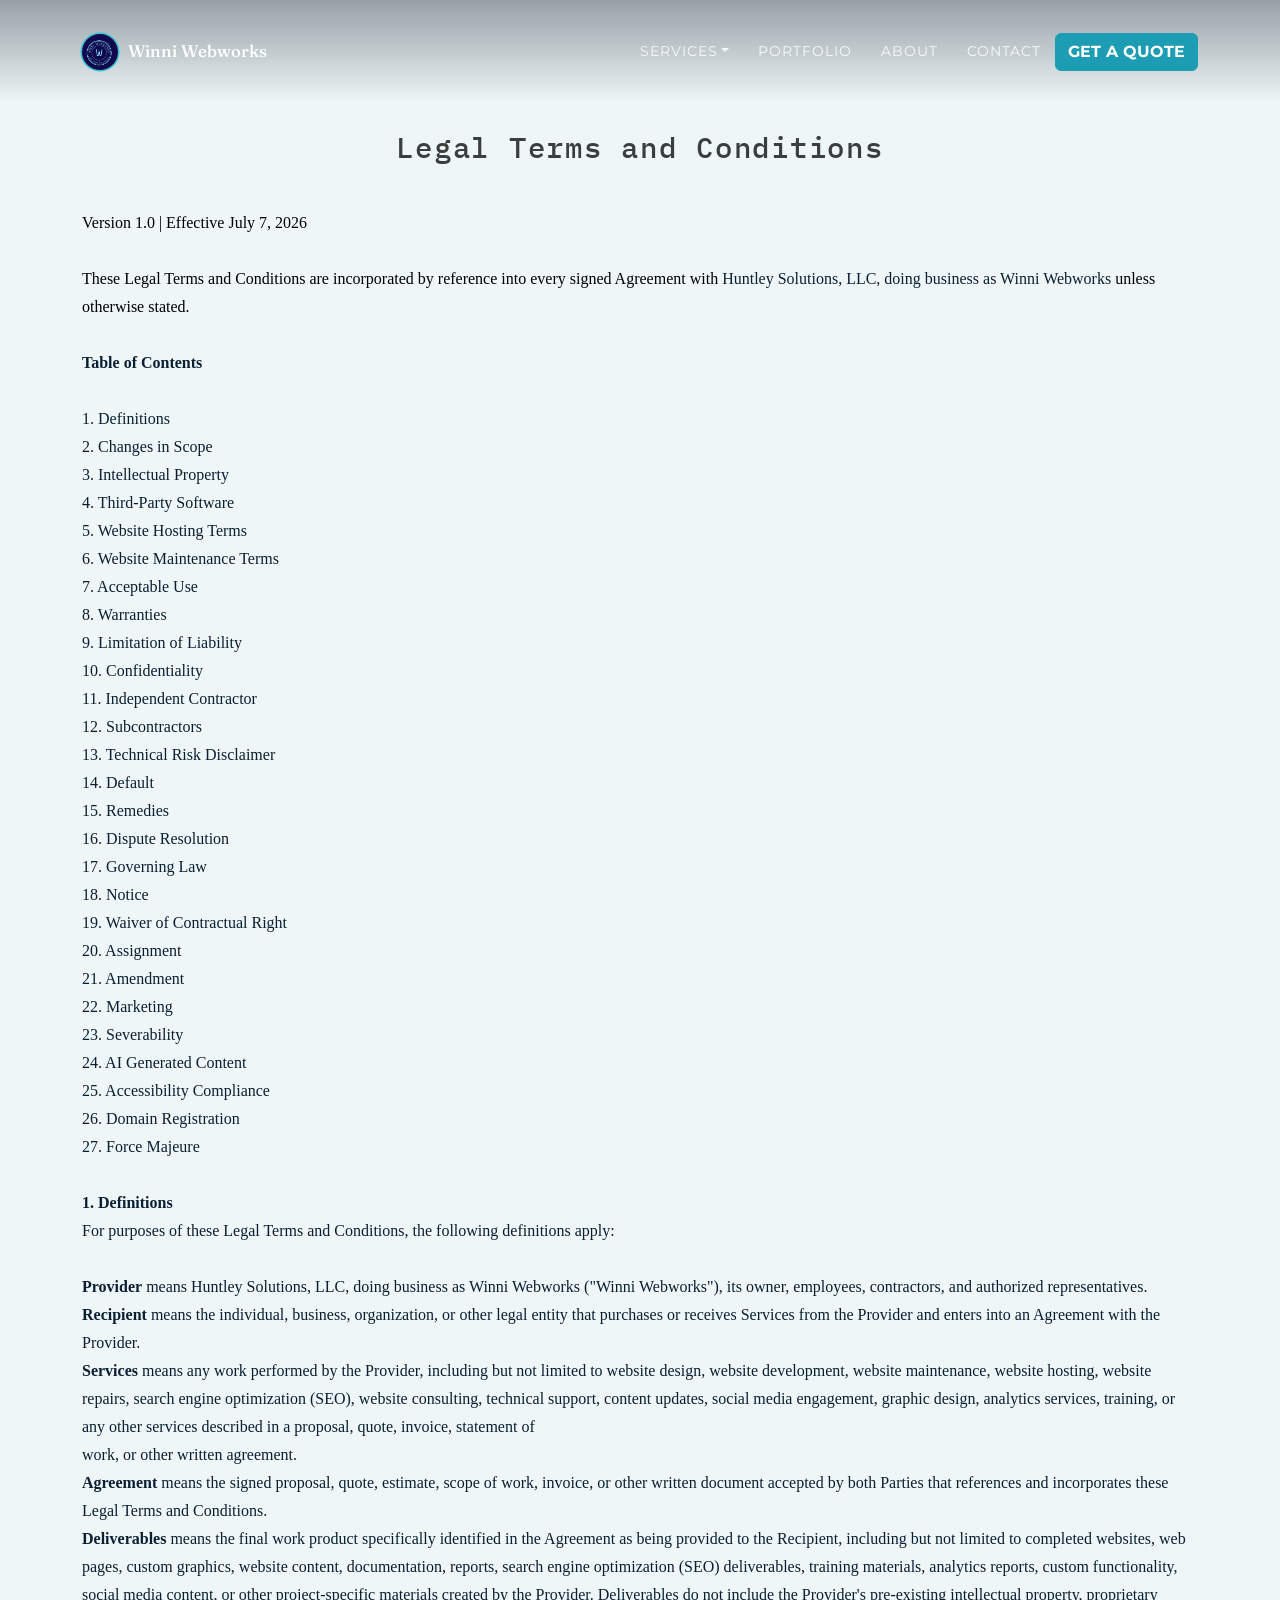
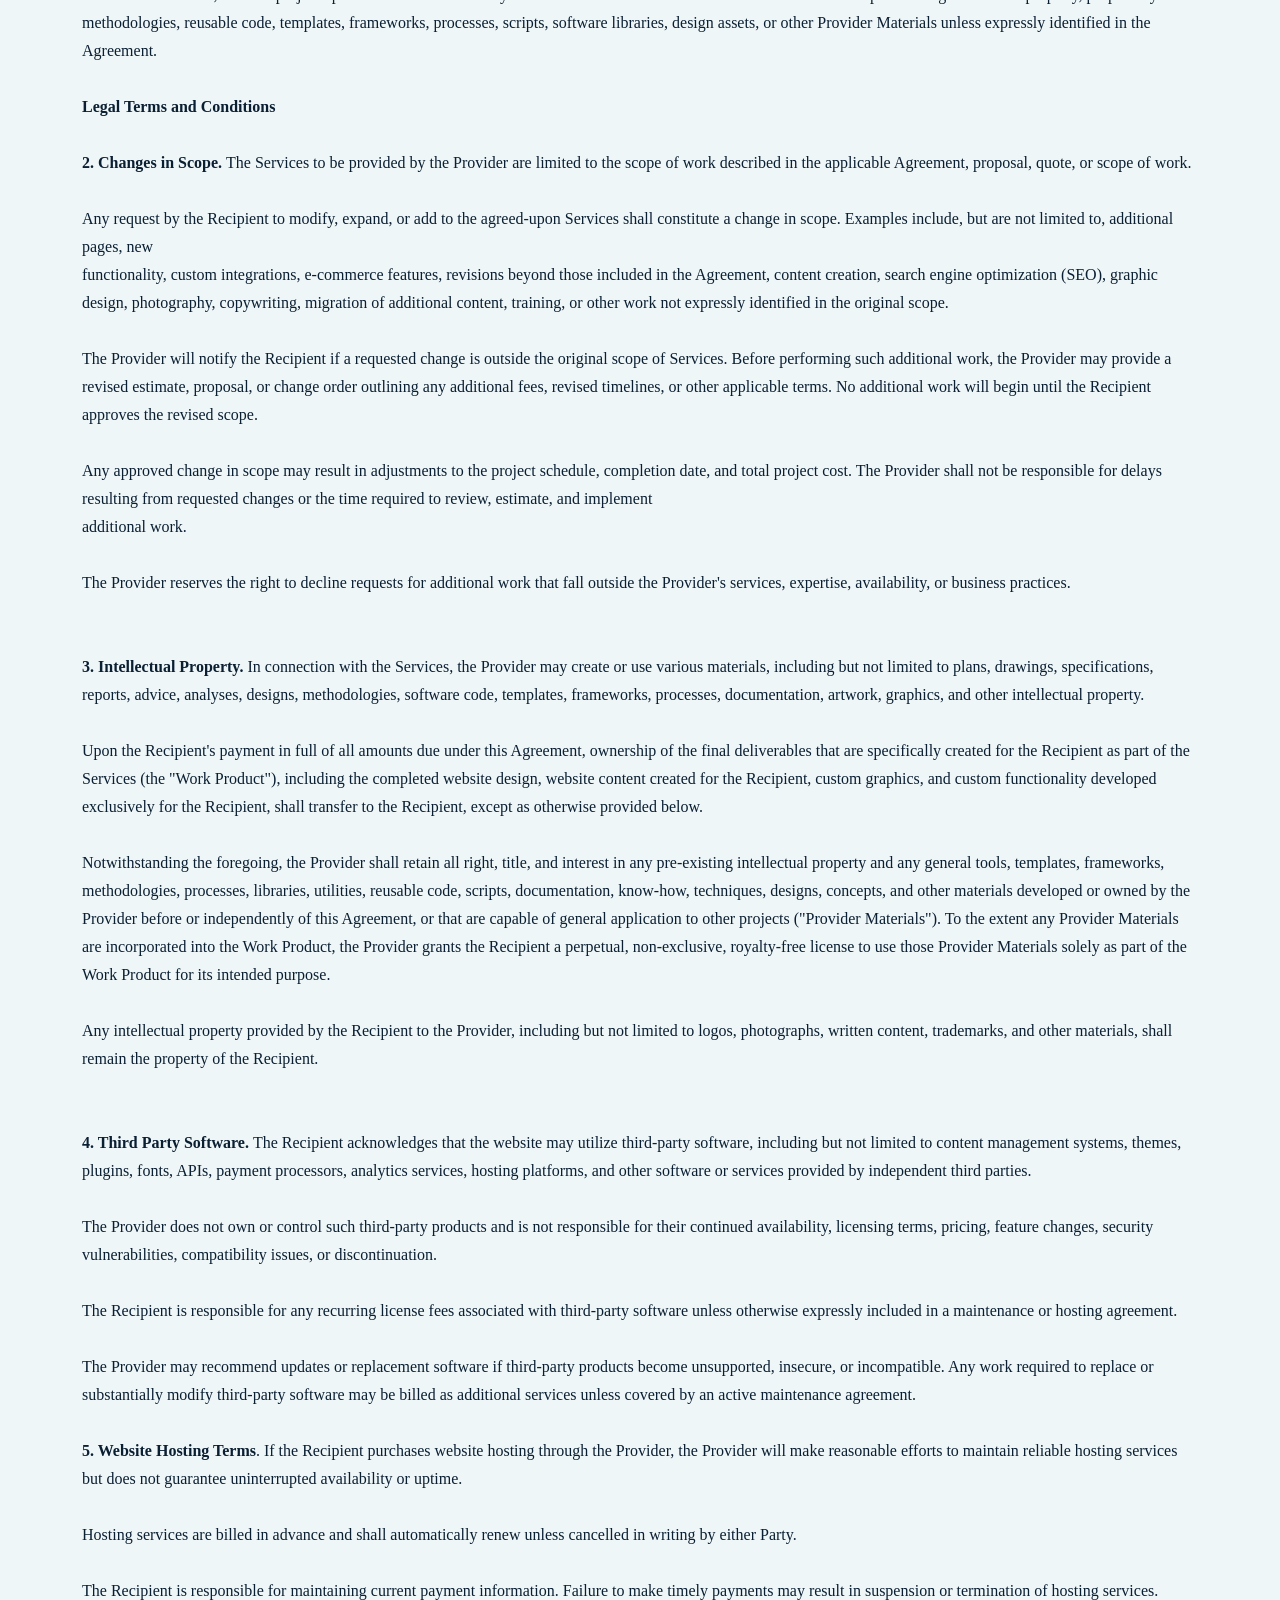
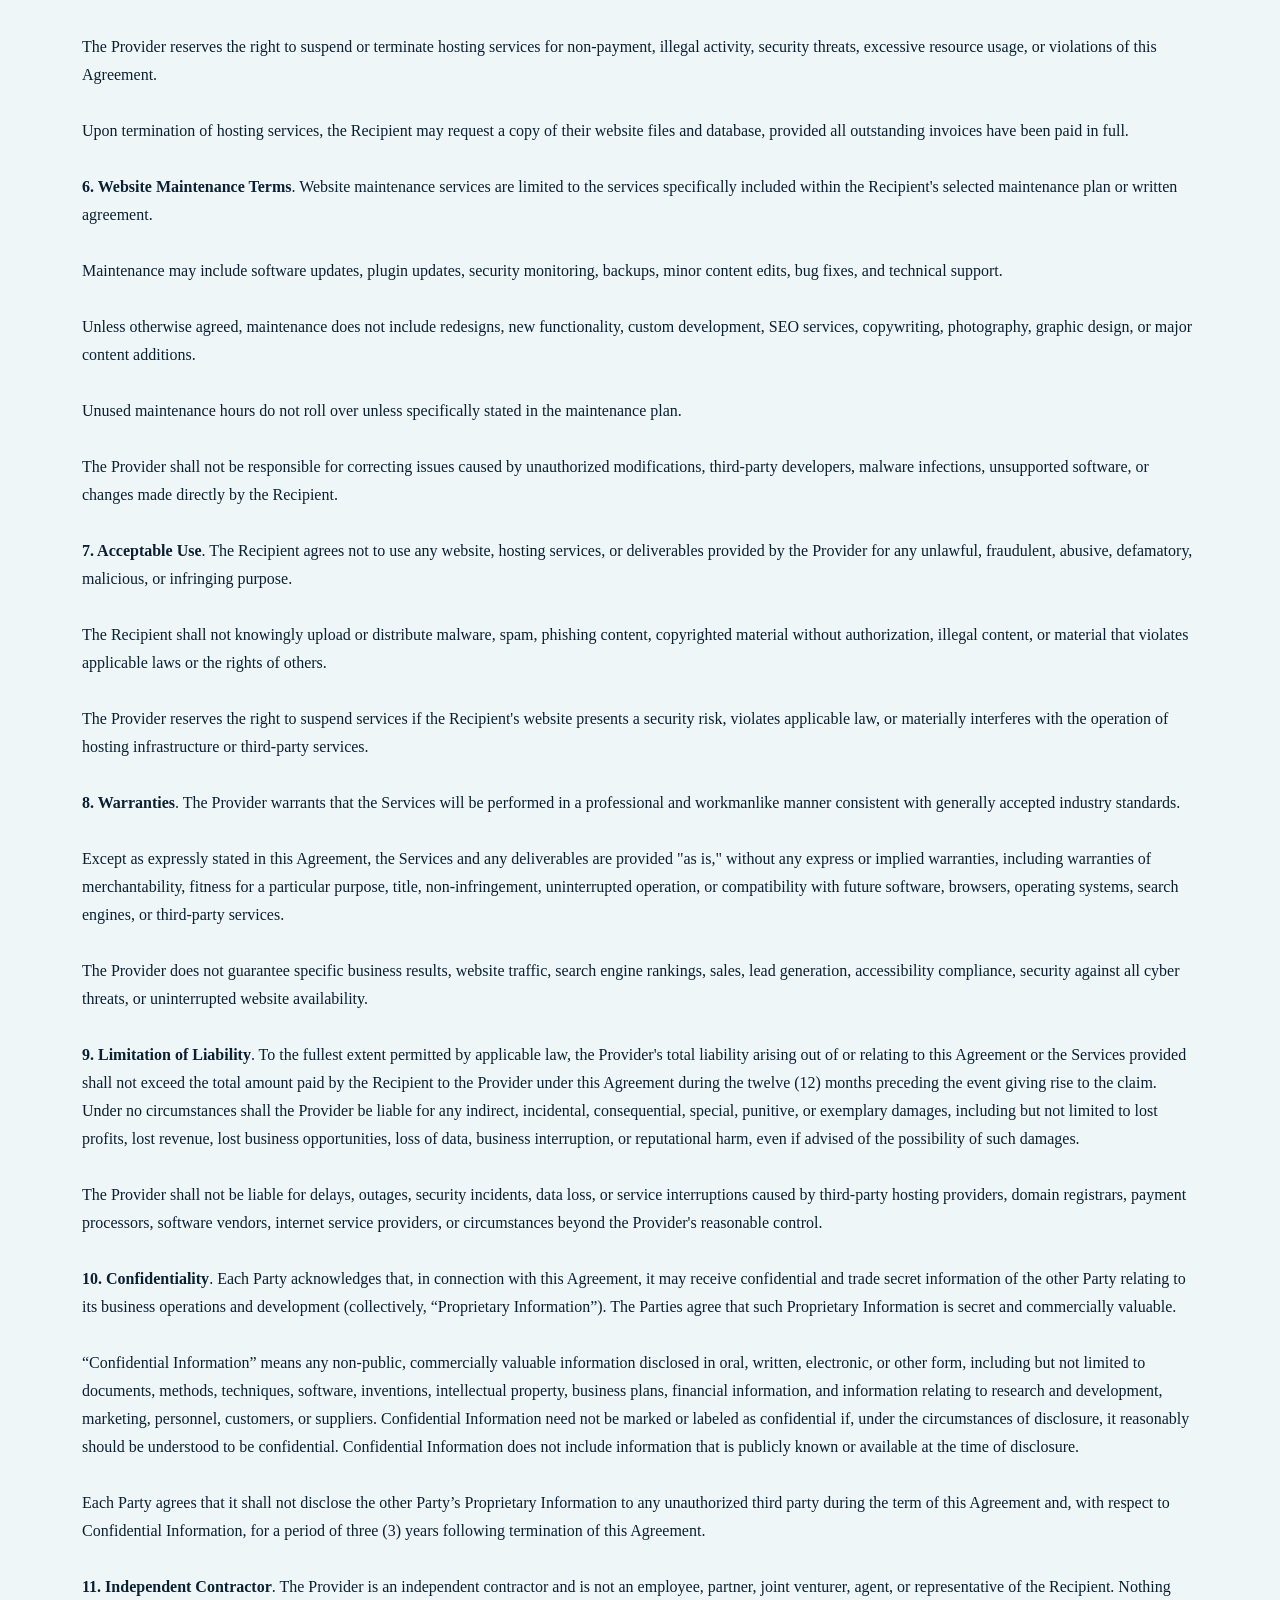
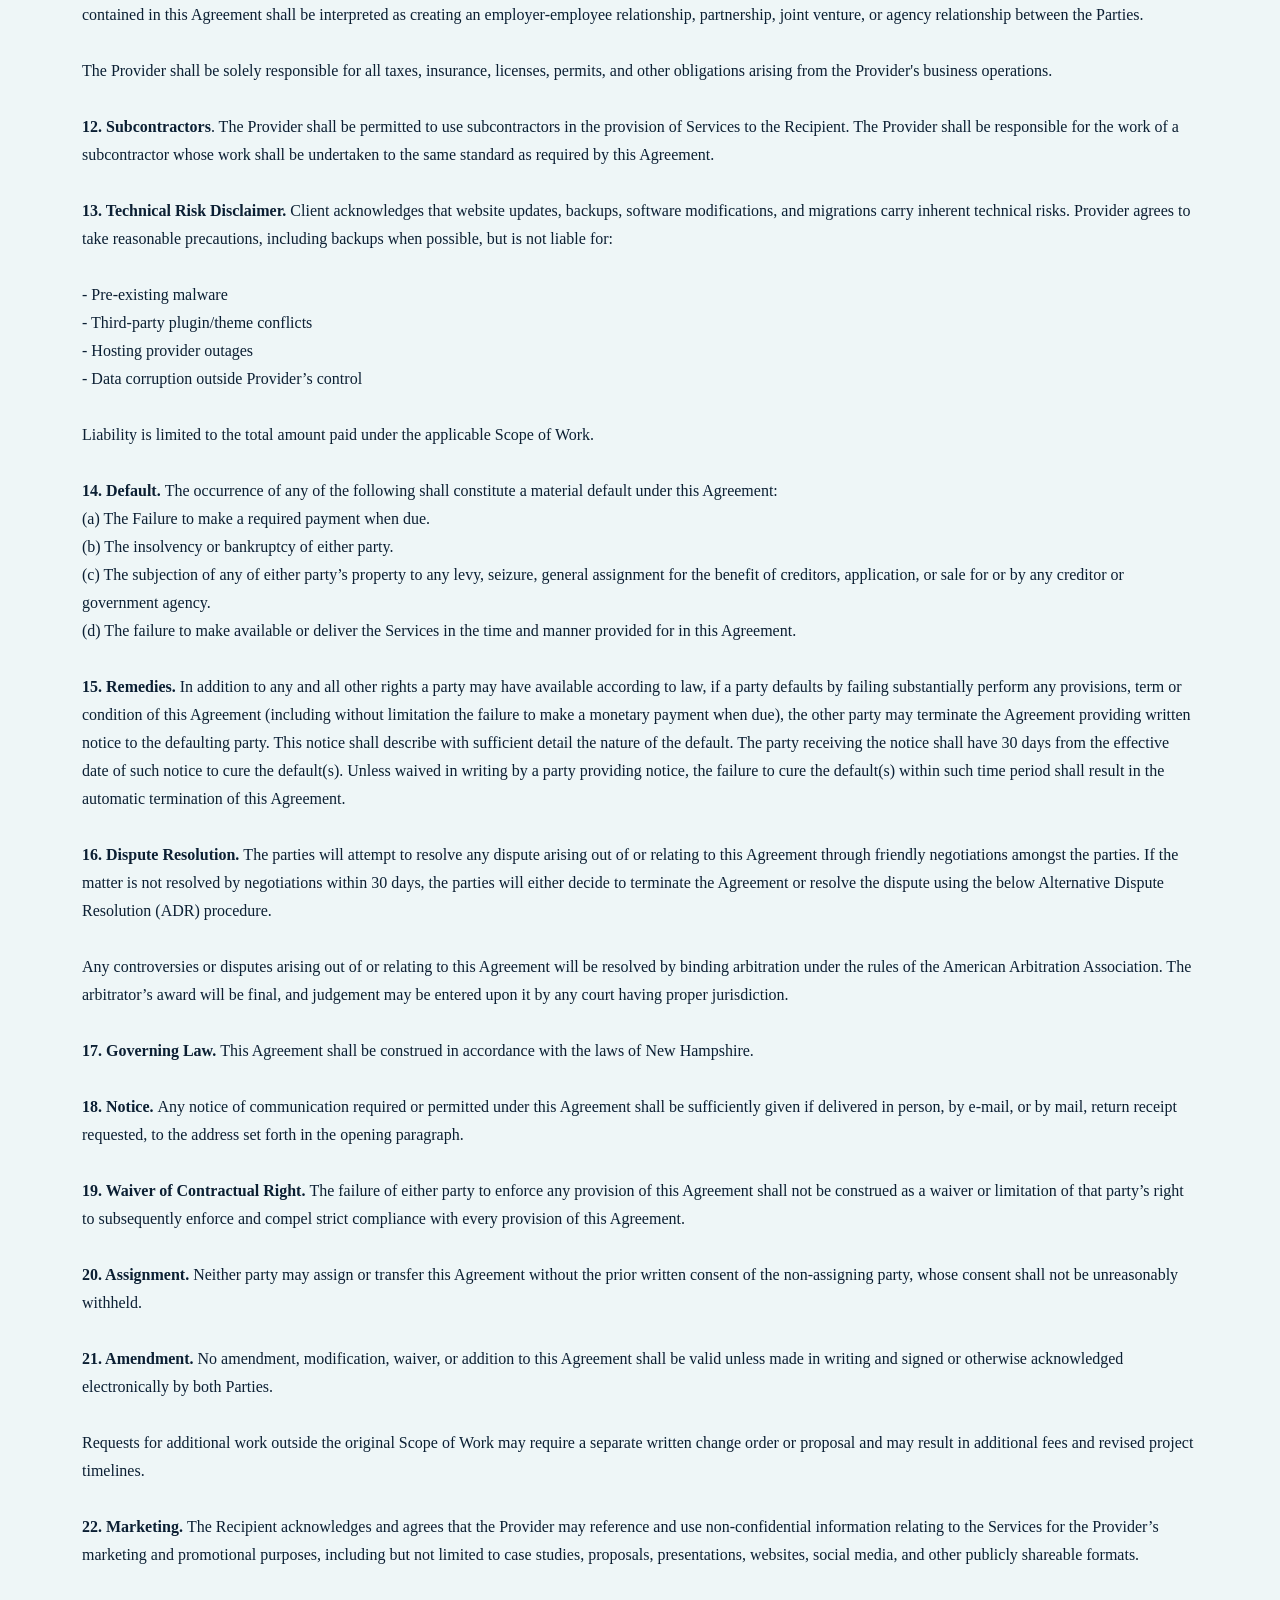
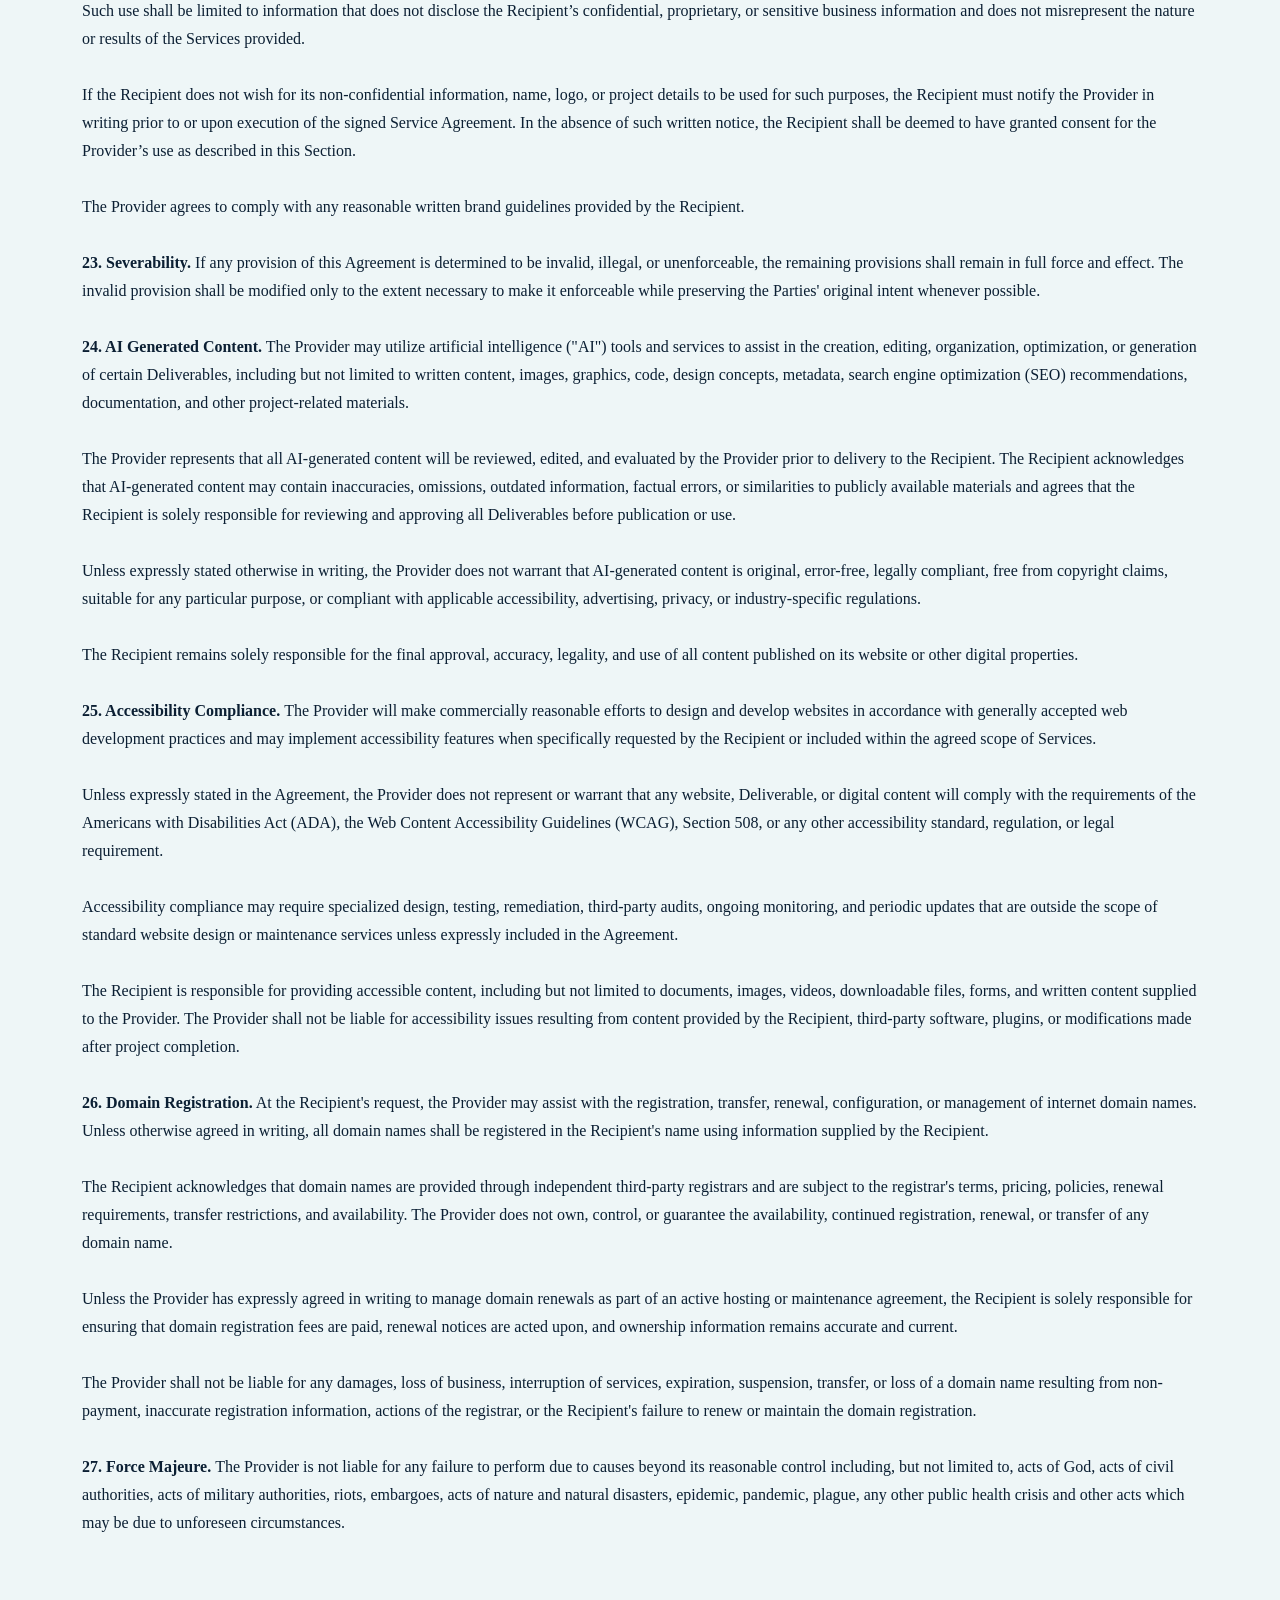
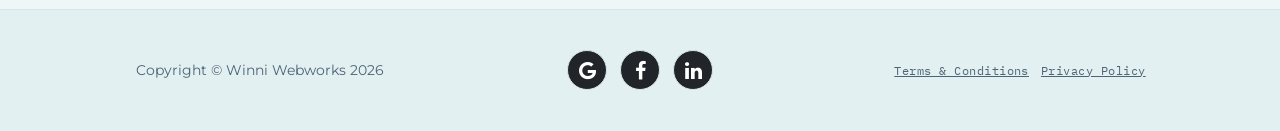
<file: Terms.html>
<!DOCTYPE html>
<html data-bs-theme="light" lang="en">

<head>
  <meta charset="utf-8">
  <!-- Google Analytics -->
  <script async src="https://www.googletagmanager.com/gtag/js?id=G-Y86VKH0ZQD"></script>
  <script>
    window.dataLayer = window.dataLayer || [];
    function gtag() { dataLayer.push(arguments); }
    gtag('js', new Date());

    gtag('config', 'G-Y86VKH0ZQD');
  </script>
  <meta name="viewport" content="width=device-width, initial-scale=1.0, shrink-to-fit=no">
  <link rel="icon" type="image/x-icon" href="favicon.ico">
  <link rel="icon" type="image/png" sizes="32x32" href="favicon-32x32.png">
  <link rel="icon" type="image/png" sizes="16x16" href="favicon-16x16.png">
  <link rel="apple-touch-icon" sizes="180x180" href="apple-touch-icon.png">
  <title>Terms &amp; Conditions | Winni Webworks</title>
  <link rel="canonical" href="https://winniwebworks.com/Terms.html">
  <meta property="og:url" content="https://winniwebworks.com/Terms.html">
  <meta property="og:type" content="website">
  <meta name="description"
    content="Review the terms and conditions for using the Winni Webworks website and services, including our web design, maintenance, and social media offerings.">
  <meta property="og:image" content="https://winniwebworks.com/assets/img/WWW_Logo.jpg">
  <link rel="stylesheet" href="assets/bootstrap/css/bootstrap.min.css">
  <link rel="preconnect" href="https://fonts.googleapis.com">
  <link rel="preconnect" href="https://fonts.gstatic.com" crossorigin>
  <link rel="stylesheet" href="https://fonts.googleapis.com/css2?family=Fraunces:ital,opsz,wght@0,9..144,400;0,9..144,500;0,9..144,600;1,9..144,500&family=Work+Sans:wght@400;500;600&family=IBM+Plex+Mono:wght@400;500&display=swap">
  <link rel="stylesheet" href="assets/fonts/font-awesome.min.css">
  <link rel="stylesheet" href="assets/css/styles.min.css">
  <link rel="stylesheet" href="assets/css/theme.css">
</head>

<body>
  <nav class="navbar navbar-expand-lg fixed-top navbar-dark" id="mainNav"
    style="color: rgb(33, 37, 41);background: rgb(33,37,41);">
    <div class="container"><a class="navbar-brand" href="index.html"><span class="brand-mark"><img src="assets/img/WWW_Logo.jpg" alt="Winni Webworks logo"></span>Winni Webworks</a><button class="navbar-toggler"
        data-bs-toggle="collapse" data-bs-target="#navbarResponsive" type="button" aria-controls="navbarResponsive"
        aria-expanded="false" aria-label="Toggle navigation"><i class="fa fa-bars"></i></button>
      <div class="collapse navbar-collapse" id="navbarResponsive">
        <ul class="navbar-nav ms-auto text-uppercase">
          <li class="nav-item dropdown"><a class="dropdown-toggle nav-link" data-bs-toggle="dropdown"
              aria-expanded="false" href="#">Services</a>
            <div class="dropdown-menu"
              style="background: rgba(255,255,255,0.5);border-width: 1px;border-color: var(--bs-secondary);"><a
                class="dropdown-item" href="WebDesign.html" style="padding-top: 16px;padding-bottom: 16px;">Web
                Design</a><a class="dropdown-item" href="Socials.html"
                style="padding-right: 16px;padding-left: 16px;padding-top: 16px;padding-bottom: 16px;">Social Media</a><a class="dropdown-item" href="SEO.html"
                style="padding-right: 16px;padding-left: 16px;padding-top: 16px;padding-bottom: 16px;">SEO</a>
            </div>
          </li>
          <li class="nav-item"><a class="nav-link" href="Portfolio.html">Portfolio</a></li>
          <li class="nav-item"><a class="nav-link" href="About.html">About</a></li>
          <li class="nav-item"><a class="nav-link" href="index.html#contact">Contact</a></li>
          <li class="nav-item d-flex align-items-center"><a class="btn btn-primary" role="button"
              style="text-align: justify;" href="index.html#services">Get a Quote</a></li>
        </ul>
      </div>
    </div>
  </nav>
  <div class="container">
    <div class="row" style="margin-top: 130px;">
      <div class="col-lg-12 text-center">
        <h3 class="mb-3 section-subheading" style="font-size: 29px;color: rgba(0,0,0,0.75);">Legal Terms and Conditions
        </h3>
        <p class="text-break text-start" style="font-family: 'Roboto Slab', serif;"><br><span
            style="color: rgb(0, 0, 0);">Version 1.0 | Effective July 7, 2026 </span><br><br><span
            style="color: rgb(0, 0, 0);">These Legal Terms and Conditions are incorporated by reference into every
            signed Agreement with&nbsp;</span>Huntley Solutions, LLC, doing business as Winni Webworks<span
            style="color: rgb(0, 0, 0);">&nbsp;unless otherwise stated.&nbsp;</span><br><br><strong>Table of
            Contents</strong><br><br>1. Definitions<br>2. Changes in Scope<br>3. Intellectual Property<br>4. Third-Party
          Software<br>5. Website Hosting Terms<br>6. Website Maintenance Terms<br>7. Acceptable Use<br>8.
          Warranties<br>9. Limitation of Liability<br>10. Confidentiality<br>11. Independent Contractor<br>12.
          Subcontractors<br>13. Technical Risk Disclaimer<br>14. Default<br>15. Remedies<br>16. Dispute
          Resolution<br>17. Governing Law<br>18. Notice<br>19. Waiver of Contractual Right<br>20. Assignment<br>21.
          Amendment<br>22. Marketing<br>23. Severability<br>24. AI Generated Content<br>25. Accessibility
          Compliance<br>26. Domain Registration<br>27. Force Majeure<br><br><strong>1. Definitions</strong><br>For
          purposes of these Legal Terms and Conditions, the following definitions
          apply:&nbsp;<br><br><strong>Provider</strong> means&nbsp;Huntley Solutions, LLC, doing business as Winni
          Webworks ("Winni Webworks"),&nbsp;its owner, employees, contractors, and authorized
          representatives.<br><strong>Recipient</strong> means the individual, business, organization, or other legal
          entity that purchases or&nbsp;receives Services from the Provider and enters into an Agreement with the
          Provider.<br><strong>Services</strong> means any work&nbsp;performed by the Provider, including but not
          limited to website design, website&nbsp;development, website maintenance, website hosting, website repairs,
          search&nbsp;engine optimization (SEO), website consulting, technical support, content&nbsp;updates, social
          media engagement, graphic design, analytics services, training,&nbsp;or any other services described in a
          proposal, quote, invoice, statement of<br> work, or other written agreement.<br><strong>Agreement</strong>
          means the signed&nbsp;proposal, quote, estimate, scope of work, invoice, or other written document accepted by
          both Parties that references and incorporates these Legal Terms
          and&nbsp;Conditions.<br><strong>Deliverables</strong> means the final work product specifically identified in
          the Agreement as being provided to the Recipient, including but not limited to completed websites, web pages,
          custom graphics, website content, documentation, reports, search engine optimization (SEO) deliverables,
          training materials, analytics reports, custom functionality, social media content, or other project-specific
          materials created by the Provider. Deliverables do not include the Provider's pre-existing intellectual
          property, proprietary methodologies, reusable code, templates, frameworks, processes, scripts, software
          libraries, design assets, or other Provider Materials unless expressly identified in the
          Agreement.<br><br><strong>Legal Terms and Conditions</strong><br><br><strong>2. Changes in Scope. </strong>The
          Services to be provided by the Provider are limited to the scope of work described in the applicable
          Agreement, proposal, quote, or scope of work.<br><br>Any request by the Recipient to modify, expand, or add to
          the agreed-upon Services shall constitute a change in&nbsp;scope. Examples include, but are not limited to,
          additional pages, new<br> functionality, custom integrations, e-commerce features, revisions beyond those
          included in the Agreement, content creation, search engine optimization (SEO), graphic design, photography,
          copywriting, migration of additional content, training, or other work not expressly identified in the original
          scope.<br><br>The Provider will notify the Recipient if a requested change is outside the original scope of
          Services.&nbsp;Before performing such additional work, the Provider may provide a revised&nbsp;estimate,
          proposal, or change order outlining any additional fees, revised timelines, or other applicable terms. No
          additional work will begin until the Recipient approves the revised scope.<br><br>Any approved change in scope
          may result in adjustments to the project schedule, completion date, and total&nbsp;project cost. The Provider
          shall not be responsible for delays resulting from&nbsp;requested changes or the time required to review,
          estimate, and implement<br> additional work.<br><br>The Provider reserves the right to decline requests for
          additional work that fall outside the Provider's services, expertise, availability, or business
          practices.<br><br><br><strong>3. Intellectual Property.&nbsp;</strong>In connection with the Services, the
          Provider may create or use various materials, including but not limited to plans, drawings, specifications,
          reports, advice, analyses, designs, methodologies, software code, templates, frameworks, processes,
          documentation, artwork, graphics, and other intellectual property.<br><br>Upon the Recipient's payment in full
          of all amounts due under this Agreement, ownership of the final deliverables that are specifically created for
          the Recipient as part of the Services (the "Work Product"), including the completed website design, website
          content created for the Recipient, custom graphics, and custom functionality developed exclusively for the
          Recipient, shall transfer to the Recipient, except as otherwise provided below.<br><br>Notwithstanding the
          foregoing, the Provider shall retain all right, title, and interest in any pre-existing intellectual property
          and any general tools, templates, frameworks, methodologies, processes, libraries, utilities, reusable code,
          scripts, documentation, know-how, techniques, designs, concepts, and other materials developed or owned by the
          Provider before or independently of this Agreement, or that are capable of general application to other
          projects ("Provider Materials"). To the extent any Provider Materials are incorporated into the Work Product,
          the Provider grants the Recipient a perpetual, non-exclusive, royalty-free license to use those Provider
          Materials solely as part of the Work Product for its intended purpose.<br><br>Any intellectual property
          provided by the Recipient to the Provider, including but not limited to logos, photographs, written content,
          trademarks, and other materials, shall remain the property of the Recipient.<br><br><br><strong>4. Third Party
            Software.&nbsp;</strong>The Recipient acknowledges that the website may utilize third-party software,
          including but not limited to content management systems, themes, plugins, fonts, APIs, payment processors,
          analytics services, hosting platforms, and other software or services provided by independent third
          parties.<br><br>The Provider does not own or control such third-party products and is not responsible for
          their continued availability, licensing terms, pricing, feature changes, security vulnerabilities,
          compatibility issues, or discontinuation.<br><br>The Recipient is responsible for any recurring license fees
          associated with third-party software unless otherwise expressly included in a maintenance or hosting
          agreement.<br><br>The Provider may recommend updates or replacement software if third-party products become
          unsupported, insecure, or incompatible. Any work required to replace or substantially modify third-party
          software may be billed as additional services unless covered by an active maintenance
          agreement.<br><br><strong>5. Website Hosting Terms</strong>. If the Recipient purchases website hosting
          through the Provider, the Provider will make reasonable efforts to maintain reliable hosting services but does
          not guarantee uninterrupted availability or uptime.<br><br>Hosting services are billed in advance and shall
          automatically renew unless cancelled in writing by either Party.<br><br>The Recipient is responsible for
          maintaining current payment information. Failure to make timely payments may result in suspension or
          termination of hosting services.<br><br>The Provider reserves the right to suspend or terminate hosting
          services for non-payment, illegal activity, security threats, excessive resource usage, or violations of this
          Agreement.<br><br>Upon termination of hosting services, the Recipient may request a copy of their website
          files and database, provided all outstanding invoices have been paid in full.<br><br><strong>6. Website
            Maintenance Terms</strong>. Website maintenance services are limited to the services specifically included
          within the Recipient's selected maintenance plan or written agreement.<br><br>Maintenance may include software
          updates, plugin updates, security monitoring, backups, minor content edits, bug fixes, and technical
          support.<br><br>Unless otherwise agreed, maintenance does not include redesigns, new functionality, custom
          development, SEO services, copywriting, photography, graphic design, or major content additions.<br><br>Unused
          maintenance hours do not roll over unless specifically stated in the maintenance plan.<br><br>The Provider
          shall not be responsible for correcting issues caused by unauthorized modifications, third-party developers,
          malware infections, unsupported software, or changes made directly by the Recipient.<br><br><strong>7.
            Acceptable Use</strong>. The Recipient agrees not to use any website, hosting services, or deliverables
          provided by the Provider for any unlawful, fraudulent, abusive, defamatory, malicious, or infringing
          purpose.<br><br>The Recipient shall not knowingly upload or distribute malware, spam, phishing content,
          copyrighted material without authorization, illegal content, or material that violates applicable laws or the
          rights of others.<br><br>The Provider reserves the right to suspend services if the Recipient's website
          presents a security risk, violates applicable law, or materially interferes with the operation of hosting
          infrastructure or third-party services.<br><br><strong>8. Warranties</strong>. The Provider warrants that the
          Services will be performed in a professional and workmanlike manner consistent with generally accepted
          industry standards.<br><br>Except as expressly stated in this Agreement, the Services and any deliverables are
          provided "as is," without any express or implied warranties, including warranties of merchantability, fitness
          for a particular purpose, title, non-infringement, uninterrupted operation, or compatibility with future
          software, browsers, operating systems, search engines, or third-party services.<br><br>The Provider does not
          guarantee specific business results, website traffic, search engine rankings, sales, lead generation,
          accessibility compliance, security against all cyber threats, or uninterrupted website
          availability.<br><br><strong>9. Limitation of Liability</strong>. To the fullest extent permitted by
          applicable law, the Provider's total liability arising out of or relating to this Agreement or the Services
          provided shall not exceed the total amount paid by the Recipient to the Provider under this Agreement during
          the twelve (12) months preceding the event giving rise to the claim. Under no circumstances shall the Provider
          be liable for any indirect, incidental, consequential, special, punitive, or exemplary damages, including but
          not limited to lost profits, lost revenue, lost business opportunities, loss of data, business interruption,
          or reputational harm, even if advised of the possibility of such damages.<br><br>The Provider shall not be
          liable for delays, outages, security incidents, data loss, or service interruptions caused by third-party
          hosting providers, domain registrars, payment processors, software vendors, internet service providers, or
          circumstances beyond the Provider's reasonable control.<br><br><strong>10. Confidentiality</strong>. Each
          Party acknowledges that, in connection with this Agreement, it may receive confidential and trade secret
          information of the other Party relating to its business operations and development (collectively, “Proprietary
          Information”). The Parties agree that such Proprietary Information is secret and commercially
          valuable.<br><br>“Confidential Information” means any non-public, commercially valuable information disclosed
          in oral, written, electronic, or other form, including but not limited to documents, methods, techniques,
          software, inventions, intellectual property, business plans, financial information, and information relating
          to research and development, marketing, personnel, customers, or suppliers. Confidential Information need not
          be marked or labeled as confidential if, under the circumstances of disclosure, it reasonably should be
          understood to be confidential. Confidential Information does not include information that is publicly known or
          available at the time of disclosure.<br><br>Each Party agrees that it shall not disclose the other Party’s
          Proprietary Information to any unauthorized third party during the term of this Agreement and, with respect to
          Confidential Information, for a period of three (3) years following termination of this
          Agreement.<br><br><strong>11. Independent Contractor</strong>. The Provider is an independent contractor and
          is not an employee, partner, joint venturer, agent, or representative of the Recipient. Nothing contained in
          this Agreement shall be interpreted as creating an employer-employee relationship, partnership, joint venture,
          or agency relationship between the Parties.<br><br>The Provider shall be solely responsible for all taxes,
          insurance, licenses, permits, and other obligations arising from the Provider's business
          operations.<br><br><strong>12. Subcontractors</strong>. The Provider shall be permitted to use subcontractors
          in the provision of Services to the Recipient. The Provider shall be responsible for the work of a
          subcontractor whose work shall be undertaken to the same standard as required by this
          Agreement.<br><br><strong>13. Technical Risk Disclaimer.&nbsp;</strong>Client acknowledges that website
          updates, backups, software modifications, and migrations carry inherent technical risks. Provider agrees to
          take reasonable precautions, including backups when possible, but is not liable for:<br><br>- Pre-existing
          malware&nbsp;<br>- Third-party plugin/theme conflicts&nbsp;<br>- Hosting provider outages<br>- Data corruption
          outside Provider’s control<br><br>Liability is limited to the total amount paid under the applicable Scope of
          Work.<br><br><strong>14. Default.&nbsp;</strong>The occurrence of any of the following shall constitute a
          material default under this Agreement:<br>(a) The Failure to make a required payment when due.&nbsp;<br>(b)
          The insolvency or bankruptcy of either party.&nbsp;<br>(c) The subjection of any of either party’s property to
          any levy, seizure, general assignment for the benefit of creditors, application, or sale for or by any
          creditor or government agency.<br>(d) The failure to make available or deliver the Services in the time and
          manner provided for in this Agreement.&nbsp;<br><br><strong>15. Remedies.&nbsp;</strong>In addition to any and
          all other rights a party may have available according to law, if a party defaults by failing substantially
          perform any provisions, term or condition of this Agreement (including without limitation the failure to make
          a monetary payment when due), the other party may terminate the Agreement providing written notice to the
          defaulting party. This notice shall describe with sufficient detail the nature of the default. The party
          receiving the notice shall have 30 days from the effective date of such notice to cure the default(s). Unless
          waived in writing by a party providing notice, the failure to cure the default(s) within such time period
          shall result in the automatic termination of this Agreement.<strong>&nbsp;</strong><br><br><strong>16. Dispute
            Resolution.&nbsp;</strong>The parties will attempt to resolve any dispute arising out of or relating to this
          Agreement through friendly negotiations amongst the parties. If the matter is not resolved by negotiations
          within 30 days, the parties will either decide to terminate the Agreement or resolve the dispute using the
          below Alternative Dispute Resolution (ADR) procedure.&nbsp;<br><br>Any controversies or disputes arising out
          of or relating to this Agreement will be resolved by binding arbitration under the rules of the American
          Arbitration Association. The arbitrator’s award will be final, and judgement may be entered upon it by any
          court having proper jurisdiction.<br><br><strong>17. Governing Law.&nbsp;</strong>This&nbsp;Agreement shall be
          construed in accordance with the laws of New Hampshire.<br><br><strong>18. Notice.&nbsp;</strong>Any notice of
          communication required or permitted under this Agreement shall be sufficiently given if delivered in person,
          by e-mail, or by mail, return receipt requested, to the address set forth in the opening
          paragraph.<br><br><strong>19. Waiver of Contractual Right.&nbsp;</strong>The failure of either party to
          enforce any provision of this Agreement shall not be construed as a waiver or limitation of that party’s right
          to subsequently enforce and compel strict compliance with every provision of this
          Agreement.<br><br><strong>20. Assignment.&nbsp;</strong>Neither party may assign or transfer this Agreement
          without the prior written consent of the non-assigning party, whose consent shall not be unreasonably
          withheld.<br><br><strong>21. Amendment.&nbsp;</strong>No amendment, modification, waiver, or addition to this
          Agreement shall be valid unless made in writing and signed or otherwise acknowledged electronically by both
          Parties.<br><br>Requests for additional work outside the original Scope of Work may require a separate written
          change order or proposal and may result in additional fees and revised project timelines.<br><br><strong>22.
            Marketing.&nbsp;</strong>The Recipient acknowledges and agrees that the Provider may reference and use
          non-confidential information relating to the Services for the Provider’s marketing and promotional purposes,
          including but not limited to case studies, proposals, presentations, websites, social media, and other
          publicly shareable formats.<br><br>Such use shall be limited to information that does not disclose the
          Recipient’s confidential, proprietary, or sensitive business information and does not misrepresent the nature
          or results of the Services provided.<br><br>If the Recipient does not wish for its non-confidential
          information, name, logo, or project details to be used for such purposes, the Recipient must notify the
          Provider in writing prior to or upon execution of the signed Service Agreement. In the absence of such written
          notice, the Recipient shall be deemed to have granted consent for the Provider’s use as described in this
          Section.<br><br>The Provider agrees to comply with any reasonable written brand guidelines provided by the
          Recipient.<br><br><strong>23. Severability.&nbsp;</strong>If any provision of this Agreement is determined to
          be invalid, illegal, or unenforceable, the remaining provisions shall remain in full force and effect. The
          invalid provision shall be modified only to the extent necessary to make it enforceable while preserving the
          Parties' original intent whenever possible.<br><br><strong>24. AI Generated Content.</strong> The Provider may
          utilize artificial intelligence ("AI") tools and services to assist in the creation, editing, organization,
          optimization, or generation of certain Deliverables, including but not limited to written content, images,
          graphics, code, design concepts, metadata, search engine optimization (SEO) recommendations, documentation,
          and other project-related materials.<br><br>The Provider represents that all AI-generated content will be
          reviewed, edited, and evaluated by the Provider prior to delivery to the Recipient. The Recipient acknowledges
          that AI-generated content may contain inaccuracies, omissions, outdated information, factual errors, or
          similarities to publicly available materials and agrees that the Recipient is solely responsible for reviewing
          and approving all Deliverables before publication or use.<br><br>Unless expressly stated otherwise in writing,
          the Provider does not warrant that AI-generated content is original, error-free, legally compliant, free from
          copyright claims, suitable for any particular purpose, or compliant with applicable accessibility,
          advertising, privacy, or industry-specific regulations.<br><br>The Recipient remains solely responsible for
          the final approval, accuracy, legality, and use of all content published on its website or other digital
          properties.<br><br><strong>25. Accessibility Compliance. </strong>The Provider will make commercially
          reasonable efforts to design and develop websites in accordance with generally accepted web development
          practices and may implement accessibility features when specifically requested by the Recipient or included
          within the agreed scope of Services.<br><br>Unless expressly stated in the Agreement, the Provider does not
          represent or warrant that any website, Deliverable, or digital content will comply with the requirements of
          the Americans with Disabilities Act (ADA), the Web Content Accessibility Guidelines (WCAG), Section 508, or
          any other accessibility standard, regulation, or legal requirement.<br><br>Accessibility compliance may
          require specialized design, testing, remediation, third-party audits, ongoing monitoring, and periodic updates
          that are outside the scope of standard website design or maintenance services unless expressly included in the
          Agreement.<br><br>The Recipient is responsible for providing accessible content, including but not limited to
          documents, images, videos, downloadable files, forms, and written content supplied to the Provider. The
          Provider shall not be liable for accessibility issues resulting from content provided by the Recipient,
          third-party software, plugins, or modifications made after project completion.<br><br><strong>26. Domain
            Registration.</strong> At the Recipient's request, the Provider may assist with the registration, transfer,
          renewal, configuration, or management of internet domain names. Unless otherwise agreed in writing, all domain
          names shall be registered in the Recipient's name using information supplied by the Recipient.<br><br>The
          Recipient acknowledges that domain names are provided through independent third-party registrars and are
          subject to the registrar's terms, pricing, policies, renewal requirements, transfer restrictions, and
          availability. The Provider does not own, control, or guarantee the availability, continued registration,
          renewal, or transfer of any domain name.<br><br>Unless the Provider has expressly agreed in writing to manage
          domain renewals as part of an active hosting or maintenance agreement, the Recipient is solely responsible for
          ensuring that domain registration fees are paid, renewal notices are acted upon, and ownership information
          remains accurate and current.<br><br>The Provider shall not be liable for any damages, loss of business,
          interruption of services, expiration, suspension, transfer, or loss of a domain name resulting from
          non-payment, inaccurate registration information, actions of the registrar, or the Recipient's failure to
          renew or maintain the domain registration.<br><br><strong>27. Force Majeure.&nbsp;</strong>The Provider is not
          liable for any failure to perform due to causes beyond its reasonable control including, but not limited to,
          acts of God, acts of civil authorities, acts of military authorities, riots, embargoes, acts of nature and
          natural disasters, epidemic, pandemic, plague, any other public health crisis and other acts which may be due
          to unforeseen circumstances.<br><br><br></p>
      </div>
    </div>
  </div>
  <footer>
    <div class="container">
      <div class="row">
        <div class="col-md-4"><span class="copyright">Copyright&nbsp;© Winni Webworks 2026</span></div>
        <div class="col-md-4">
          <ul class="list-inline social-buttons">
            <li class="list-inline-item"><a href="https://share.google/823uvBk97Z3JibrHM"><i
                  class="fa fa-google"></i></a></li>
            <li class="list-inline-item"><a
                href="https://www.facebook.com/profile.php?id=61588019742144&amp;rdid=fdAYL4mshR6fErhC&amp;share_url=https%3A%2F%2Fwww.facebook.com%2Fshare%2F17eQ1FA31u%2F#"><i
                  class="fa fa-facebook"></i></a></li>
            <li class="list-inline-item"><a href="https://www.linkedin.com/in/sara-huntley/"><i
                  class="fa fa-linkedin"></i></a></li>
          </ul>
        </div>
        <div class="col-md-4">
          <ul class="list-inline quicklinks">
            <li class="list-inline-item"><a href="Terms.html">Terms &amp; Conditions</a></li>
            <li class="list-inline-item"><a href="Legal.html">Privacy Policy</a></li>
          </ul>
        </div>
      </div>
    </div>
  </footer>
  <script src="assets/bootstrap/js/bootstrap.min.js"></script>
  <script src="assets/js/script.min.js"></script>
</body>

</html>
</file>
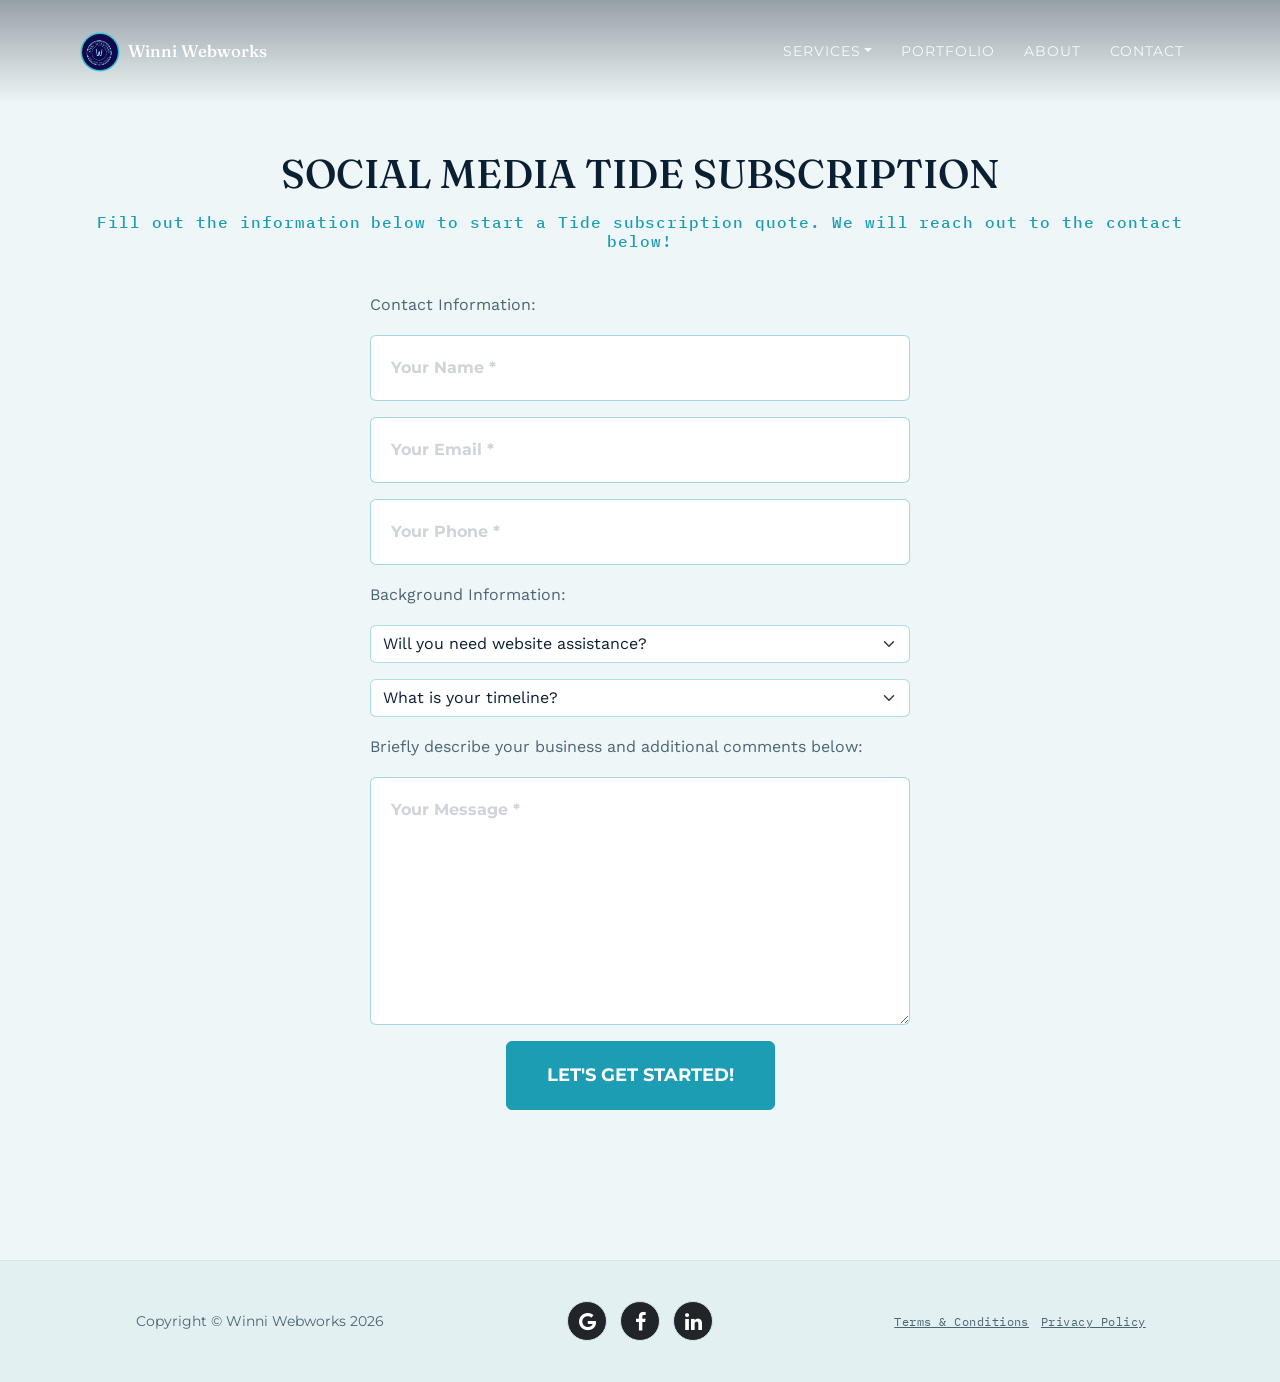
<file: TideSocialForm.html>
<!DOCTYPE html>
<html data-bs-theme="light" lang="en">

<head>
  <meta charset="utf-8">
  <!-- Google Analytics -->
  <script async src="https://www.googletagmanager.com/gtag/js?id=G-Y86VKH0ZQD"></script>
  <script>
    window.dataLayer = window.dataLayer || [];
    function gtag() { dataLayer.push(arguments); }
    gtag('js', new Date());

    gtag('config', 'G-Y86VKH0ZQD');
  </script>
  <meta name="viewport" content="width=device-width, initial-scale=1.0, shrink-to-fit=no">
  <link rel="icon" type="image/x-icon" href="favicon.ico">
  <link rel="icon" type="image/png" sizes="32x32" href="favicon-32x32.png">
  <link rel="icon" type="image/png" sizes="16x16" href="favicon-16x16.png">
  <link rel="apple-touch-icon" sizes="180x180" href="apple-touch-icon.png">
  <title>Tide Social Media Plan Signup | Winni Webworks</title>
  <link rel="canonical" href="https://winniwebworks.com/TideSocialForm.html">
  <meta property="og:url" content="https://winniwebworks.com/TideSocialForm.html">
  <meta property="og:type" content="website">
  <meta property="og:image" content="https://winniwebworks.com/assets/img/WWW_Logo.jpg">
  <meta name="description"
    content="Start the Tide social media plan from Winni Webworks — full-service posting, business listing management, and monthly reporting for growing brands.">
  <link rel="stylesheet" href="assets/bootstrap/css/bootstrap.min.css">
  <link rel="preconnect" href="https://fonts.googleapis.com">
  <link rel="preconnect" href="https://fonts.gstatic.com" crossorigin>
  <link rel="stylesheet" href="https://fonts.googleapis.com/css2?family=Fraunces:ital,opsz,wght@0,9..144,400;0,9..144,500;0,9..144,600;1,9..144,500&family=Work+Sans:wght@400;500;600&family=IBM+Plex+Mono:wght@400;500&display=swap">
  <link rel="stylesheet" href="assets/fonts/font-awesome.min.css">
  <link rel="stylesheet" href="assets/css/styles.min.css">
  <link rel="stylesheet" href="assets/css/theme.css">
</head>

<body>
  <nav class="navbar navbar-expand-lg fixed-top navbar-dark" id="mainNav">
    <div class="container"><a class="navbar-brand" href="#page-top"><span class="brand-mark"><img src="assets/img/WWW_Logo.jpg" alt="Winni Webworks logo"></span>Winni Webworks</a><button class="navbar-toggler"
        data-bs-toggle="collapse" data-bs-target="#navbarResponsive" type="button" aria-controls="navbarResponsive"
        aria-expanded="false" aria-label="Toggle navigation"><i class="fa fa-bars"></i></button>
      <div class="collapse navbar-collapse" id="navbarResponsive">
        <ul class="navbar-nav ms-auto text-uppercase">
          <li class="nav-item dropdown"><a class="dropdown-toggle nav-link" data-bs-toggle="dropdown"
              aria-expanded="false" href="#">Services</a>
            <div class="dropdown-menu"
              style="background: rgba(255,255,255,0.5);border-width: 1px;border-color: var(--bs-secondary);"><a
                class="dropdown-item" href="WebDesign.html" style="padding-top: 16px;padding-bottom: 16px;">Web
                Design</a><a class="dropdown-item" href="Socials.html"
                style="padding-right: 16px;padding-left: 16px;padding-top: 16px;padding-bottom: 16px;">Social Media</a><a class="dropdown-item" href="SEO.html"
                style="padding-right: 16px;padding-left: 16px;padding-top: 16px;padding-bottom: 16px;">SEO</a>
            </div>
          </li>
          <li class="nav-item"><a class="nav-link" href="Portfolio.html">Portfolio</a></li>
          <li class="nav-item"><a class="nav-link" href="About.html">About</a></li>
          <li class="nav-item"><a class="nav-link" href="index.html#contact">Contact</a></li>
        </ul>
      </div>
    </div>
  </nav>
  <section id="contact">
    <div class="container">
      <div class="row">
        <div class="col-lg-12 text-center">
          <h2 class="text-uppercase section-heading">Social Media Tide Subscription</h2>
          <h3 class="section-subheading" style="color: rgba(255,255,255,0.75);margin-bottom: 40px;">Fill out the
            information below to start a Tide subscription quote. We will reach out to the contact below!</h3>
        </div>
      </div>
      <div class="row">
        <div class="col-lg-12">
          <form id="TideSocialForm" name="tidesocialform" action="https://formspree.io/f/xbdnkqdz" method="post">
            <div class="row justify-content-center">
              <div class="col-md-6">
                <p style="color: rgb(255,255,255);">Contact Information:</p>
                <div class="mb-3 form-group"><input class="form-control" type="text" id="name" placeholder="Your Name *"
                    name="name" required=""><small class="form-text text-danger flex-grow-1 lead"></small></div>
                <div class="mb-3 form-group"><input class="form-control" type="email" id="email"
                    placeholder="Your Email *" name="email" required=""><small
                    class="form-text text-danger lead"></small></div>
                <div class="mb-3 form-group"><input class="form-control" type="tel" id="phone"
                    placeholder="Your Phone *" name="phone"><small class="form-text text-danger lead"></small></div>
                <p style="color: rgb(255,255,255);">Background Information:</p>
                <div class="mb-3 form-group"><select class="form-select" name="site_type" required="">
                    <option value="">Will you need website assistance?</option>
                    <optgroup label="Please select one:">
                      <option value="yes">Yes, I need website assistance</option>
                      <option value="no">No, I do not need website assistance</option>
                      <option value="unsure">Unsure / Need more information</option>
                    </optgroup>
                  </select><small class="form-text text-danger lead"></small></div>
                <div class="mb-3 form-group"><small class="form-text text-danger lead"></small></div>
                <div class="mb-3 form-group"><select class="form-select" name="site_type" required="">
                    <option value="">What is your timeline?</option>
                    <optgroup label="Please select one:">
                      <option value="ASAP">I need the assistance as soon as possible</option>
                      <option value="soon">I need this set up in the coming weeks/months</option>
                      <option value="unknown">I don't have a specific timeline yet</option>
                    </optgroup>
                  </select><small class="form-text text-danger lead"></small></div>
                <div class="mb-3 form-group"><small class="form-text text-danger lead"></small></div>
                <p style="color: rgb(255,255,255);">Briefly describe your business and additional comments below:</p>
                <div class="mb-3 form-group"><textarea class="form-control" id="message" placeholder="Your Message *"
                    name="message" required=""></textarea><small class="form-text text-danger lead"></small></div>
              </div>
              <div class="w-100"></div>
              <div class="col-lg-12 text-center">
                <div id="success"></div><button class="btn btn-primary btn-xl text-uppercase" id="submit"
                  type="submit">Let's Get Started!</button>
              </div>
            </div>
          </form>
        </div>
      </div>
    </div>
  </section>
  <footer>
    <div class="container">
      <div class="row">
        <div class="col-md-4"><span class="copyright">Copyright&nbsp;© Winni Webworks 2026</span></div>
        <div class="col-md-4">
          <ul class="list-inline social-buttons">
            <li class="list-inline-item"><a href="https://share.google/823uvBk97Z3JibrHM"><i
                  class="fa fa-google"></i></a></li>
            <li class="list-inline-item"><a
                href="https://www.facebook.com/profile.php?id=61588019742144&amp;rdid=fdAYL4mshR6fErhC&amp;share_url=https%3A%2F%2Fwww.facebook.com%2Fshare%2F17eQ1FA31u%2F#"><i
                  class="fa fa-facebook"></i></a></li>
            <li class="list-inline-item"><a href="https://www.linkedin.com/in/sara-huntley/"><i
                  class="fa fa-linkedin"></i></a></li>
          </ul>
        </div>
        <div class="col-md-4">
          <ul class="list-inline quicklinks">
            <li class="list-inline-item"><a href="Terms.html">Terms &amp; Conditions</a></li>
            <li class="list-inline-item"><a href="Legal.html">Privacy Policy</a></li>
          </ul>
        </div>
      </div>
    </div>
  </footer>
  <script src="assets/bootstrap/js/bootstrap.min.js"></script>
  <script src="assets/js/script.min.js"></script>
</body>

</html>
</file>
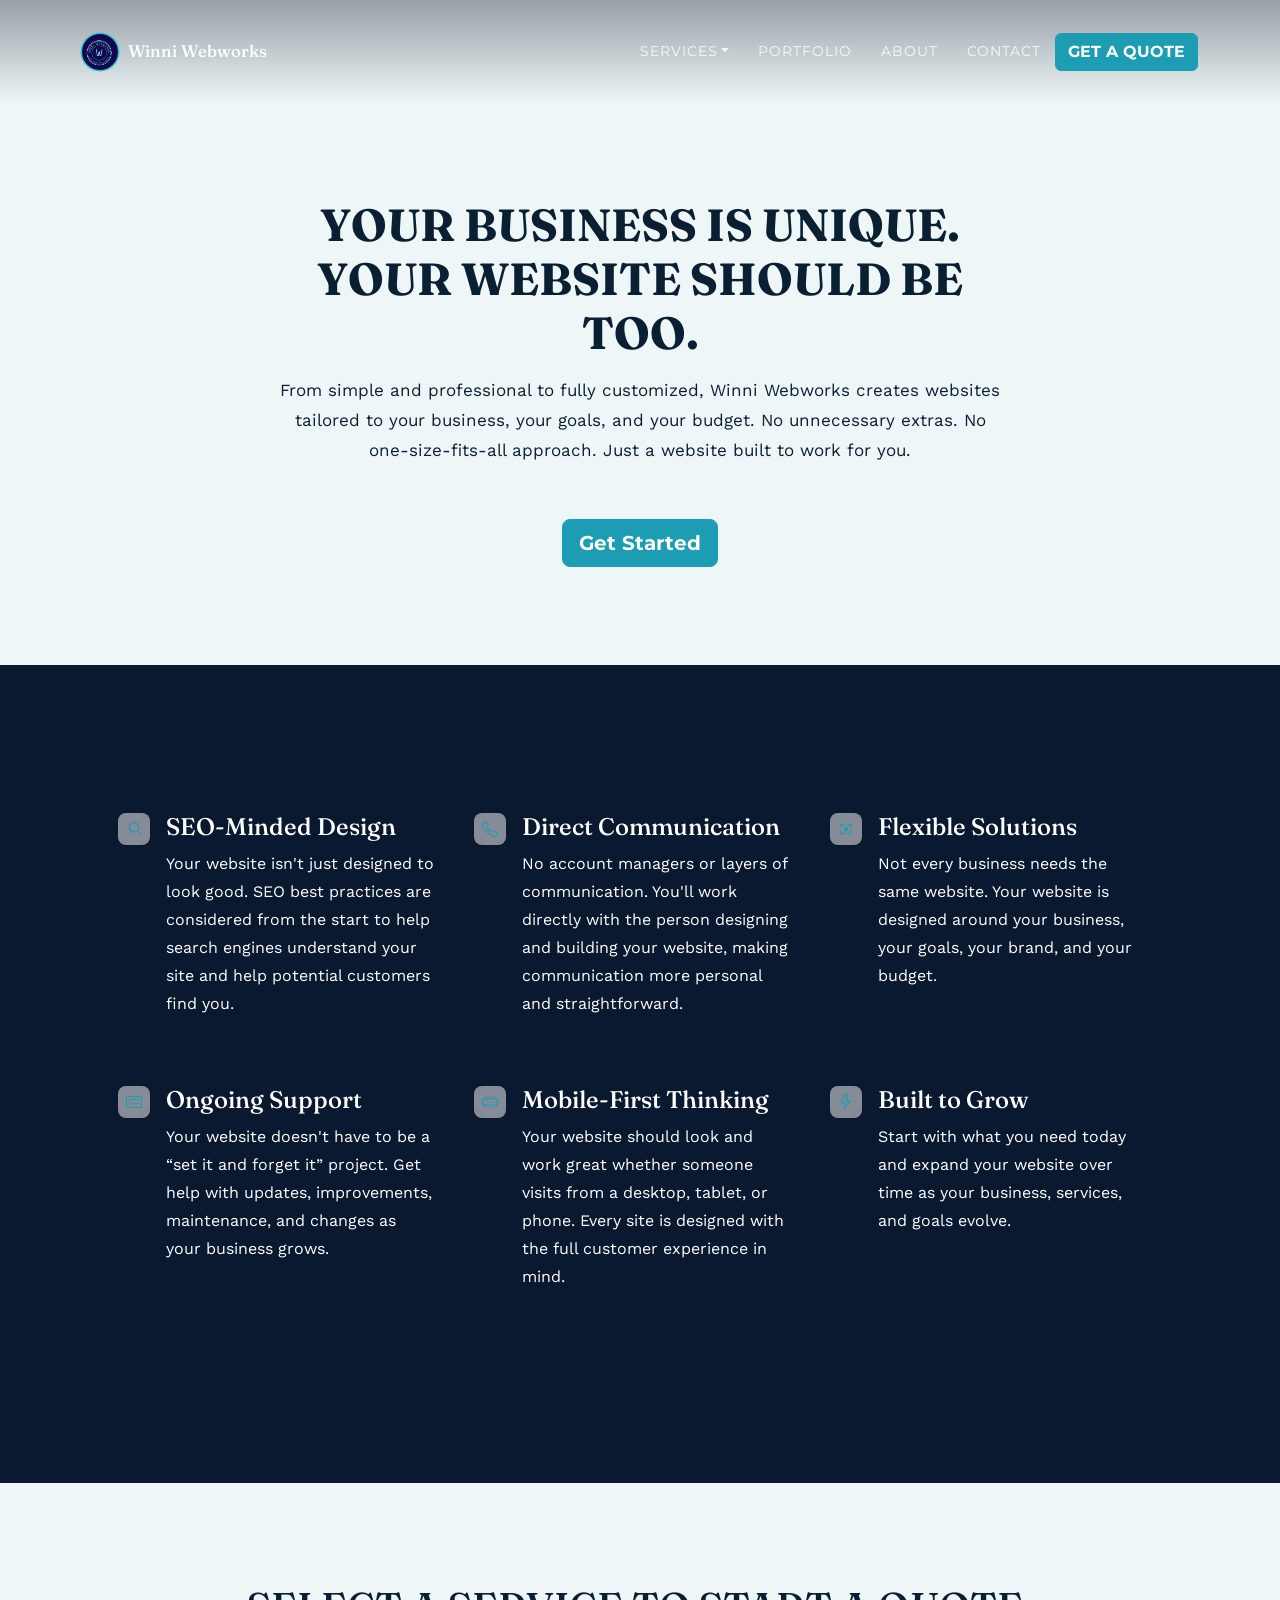
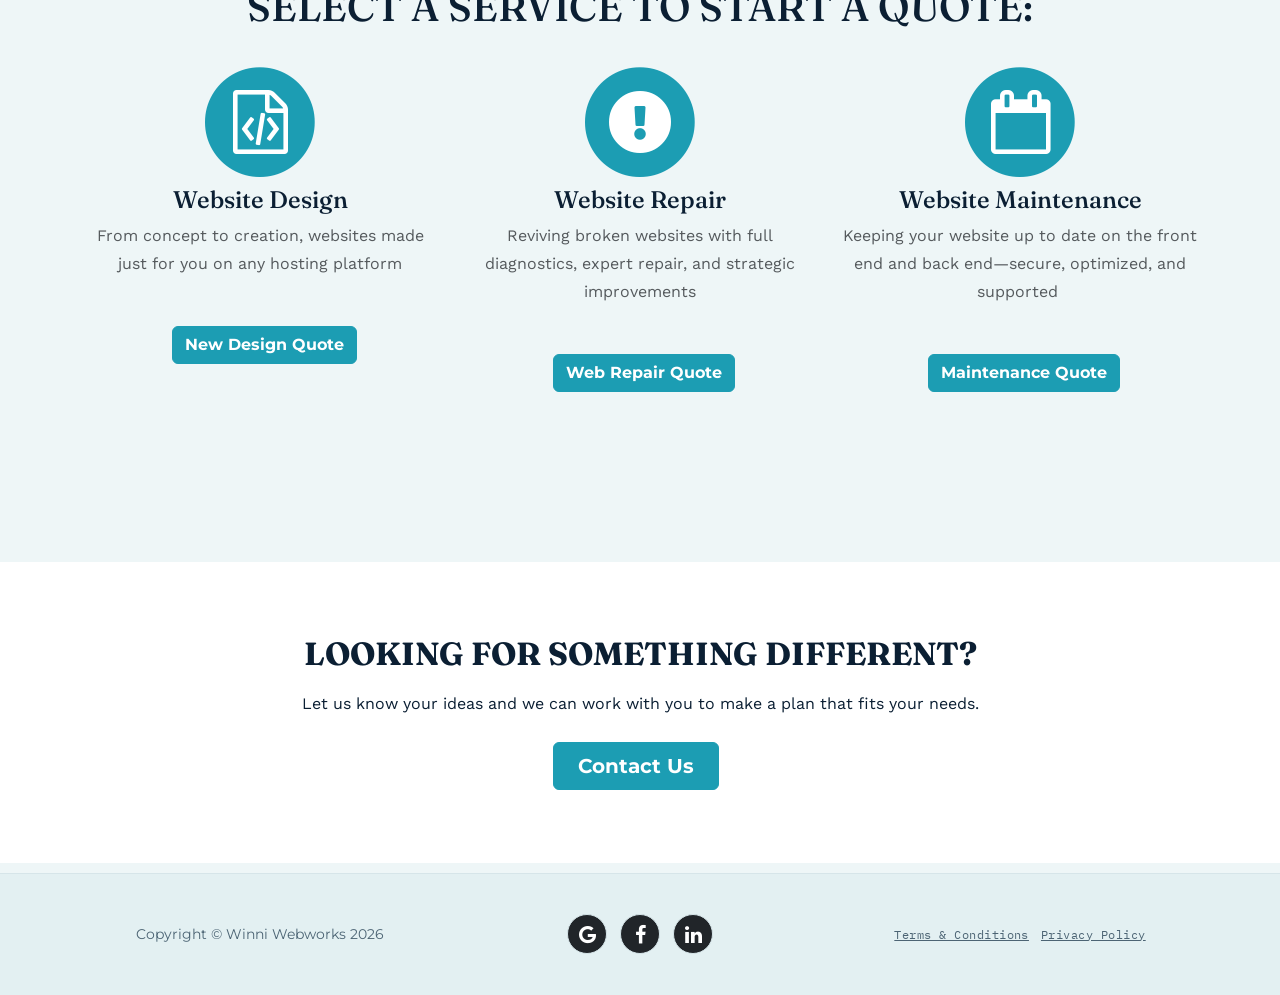
<file: WebDesign.html>
<!DOCTYPE html>
<html data-bs-theme="light" lang="en">

<head>
  <meta charset="utf-8">
  <!-- Google Analytics -->
  <script async src="https://www.googletagmanager.com/gtag/js?id=G-Y86VKH0ZQD"></script>
  <script>
    window.dataLayer = window.dataLayer || [];
    function gtag() { dataLayer.push(arguments); }
    gtag('js', new Date());

    gtag('config', 'G-Y86VKH0ZQD');
  </script>
  <meta name="viewport" content="width=device-width, initial-scale=1.0, shrink-to-fit=no">
  <link rel="icon" type="image/x-icon" href="favicon.ico">
  <link rel="icon" type="image/png" sizes="32x32" href="favicon-32x32.png">
  <link rel="icon" type="image/png" sizes="16x16" href="favicon-16x16.png">
  <link rel="apple-touch-icon" sizes="180x180" href="apple-touch-icon.png">
  <title>Website Design &amp; Repair Services | Winni Webworks</title>
  <link rel="canonical" href="https://winniwebworks.com/WebDesign.html">
  <meta property="og:url" content="https://winniwebworks.com/WebDesign.html">
  <meta property="og:type" content="website">
  <meta name="description"
    content="Custom website design, repair, and ongoing maintenance for small businesses in New Hampshire. SEO-minded, mobile-first sites built and supported directly by Winni Webworks.">
  <meta property="og:image" content="https://winniwebworks.com/assets/img/header-bg.jpg">
  <link rel="stylesheet" href="assets/bootstrap/css/bootstrap.min.css">
  <link rel="preconnect" href="https://fonts.googleapis.com">
  <link rel="preconnect" href="https://fonts.gstatic.com" crossorigin>
  <link rel="stylesheet" href="https://fonts.googleapis.com/css2?family=Fraunces:ital,opsz,wght@0,9..144,400;0,9..144,500;0,9..144,600;1,9..144,500&family=Work+Sans:wght@400;500;600&family=IBM+Plex+Mono:wght@400;500&display=swap">
  <link rel="stylesheet" href="assets/fonts/fontawesome-all.min.css">
  <link rel="stylesheet" href="assets/fonts/font-awesome.min.css">
  <link rel="stylesheet" href="assets/fonts/fontawesome5-overrides.min.css">
  <link rel="stylesheet" href="assets/css/styles.min.css">
  <link rel="stylesheet" href="assets/css/./embed/animation/aos.min.min.css">
  <link rel="stylesheet" href="assets/css/./embed/animation/animate.min.min.css">
  <link rel="stylesheet" href="assets/css/theme.css">
</head>

<body style="background: rgb(255,246,215);">
  <nav class="navbar navbar-expand-lg fixed-top navbar-dark" id="mainNav"
    style="color: rgb(33, 37, 41);background: rgb(33,37,41);">
    <div class="container"><a class="navbar-brand" href="index.html"><span class="brand-mark"><img src="assets/img/WWW_Logo.jpg" alt="Winni Webworks logo"></span>Winni Webworks</a><button class="navbar-toggler"
        data-bs-toggle="collapse" data-bs-target="#navbarResponsive" type="button" aria-controls="navbarResponsive"
        aria-expanded="false" aria-label="Toggle navigation"><i class="fa fa-bars"></i></button>
      <div class="collapse navbar-collapse" id="navbarResponsive">
        <ul class="navbar-nav ms-auto text-uppercase">
          <li class="nav-item dropdown"><a class="dropdown-toggle nav-link" data-bs-toggle="dropdown"
              aria-expanded="false" href="#">Services</a>
            <div class="dropdown-menu"
              style="background: rgba(255,255,255,0.5);border-width: 1px;border-color: var(--bs-secondary);"><a
                class="dropdown-item" href="WebDesign.html" style="padding-top: 16px;padding-bottom: 16px;">Web
                Design</a><a class="dropdown-item" href="Socials.html"
                style="padding-right: 16px;padding-left: 16px;padding-top: 16px;padding-bottom: 16px;">Social Media</a><a class="dropdown-item" href="SEO.html"
                style="padding-right: 16px;padding-left: 16px;padding-top: 16px;padding-bottom: 16px;">SEO</a>
            </div>
          </li>
          <li class="nav-item"><a class="nav-link" href="Portfolio.html">Portfolio</a></li>
          <li class="nav-item"><a class="nav-link" href="About.html">About</a></li>
          <li class="nav-item"><a class="nav-link" href="index.html#contact">Contact</a></li>
          <li class="nav-item d-flex align-items-center"><a class="btn btn-primary" role="button"
              style="text-align: justify;" href="index.html#services">Get a Quote</a></li>
        </ul>
      </div>
    </div>
  </nav>
  <section style="padding-bottom: 50px;">
    <section class="py-4 py-xl-5">
      <div class="container h-100">
        <div class="row h-100">
          <div
            class="col-md-10 col-xl-8 text-center d-flex d-sm-flex d-md-flex justify-content-center align-items-center justify-content-md-start align-items-md-center justify-content-xl-center mx-auto">
            <div>
              <h2 class="text-uppercase fw-bold mb-3" data-aos="fade-right" data-aos-duration="1000"
                style="font-size: 45px;font-family: Fraunces, serif;">Your Business Is Unique. Your Website Should Be
                Too.</h2>
              <p class="mb-4" data-aos="fade-up" data-aos-duration="1000" data-aos-delay="400" style="font-size: 17px;">
                From simple and professional to fully customized, Winni Webworks creates websites tailored to your
                business, your goals, and your budget. No unnecessary extras. No one-size-fits-all approach. Just a
                website built to work for you.<br><br></p><a class="btn btn-primary btn-lg" role="button"
                data-bss-hover-animate="pulse" href="WebDesign.html#services">Get Started</a>
            </div>
          </div>
        </div>
      </div>
    </section>
  </section>
  <section style="background: var(--bs-info-text-emphasis);padding-top: 100px;padding-bottom: 100px;">
    <div class="container text-white border rounded border-0 p-4 p-lg-5 py-4 py-xl-5" style="background: #096d81;">
      <div class="row gy-4 row-cols-1 row-cols-md-2 row-cols-xl-3" style="background: #096d81;">
        <div class="col">
          <div class="d-flex">
            <div
              class="bs-icon-sm bs-icon-rounded bs-icon-semi-white text-primary d-flex flex-shrink-0 justify-content-center align-items-center mb-3 d-inline-block bs-icon">
              <svg xmlns="http://www.w3.org/2000/svg" width="1em" height="1em" viewBox="0 0 24 24" fill="none">
                <path fill-rule="evenodd" clip-rule="evenodd"
                  d="M18.319 14.4326C20.7628 11.2941 20.542 6.75347 17.6569 3.86829C14.5327 0.744098 9.46734 0.744098 6.34315 3.86829C3.21895 6.99249 3.21895 12.0578 6.34315 15.182C9.22833 18.0672 13.769 18.2879 16.9075 15.8442C16.921 15.8595 16.9351 15.8745 16.9497 15.8891L21.1924 20.1317C21.5829 20.5223 22.2161 20.5223 22.6066 20.1317C22.9971 19.7412 22.9971 19.1081 22.6066 18.7175L18.364 14.4749C18.3493 14.4603 18.3343 14.4462 18.319 14.4326ZM16.2426 5.28251C18.5858 7.62565 18.5858 11.4246 16.2426 13.7678C13.8995 16.1109 10.1005 16.1109 7.75736 13.7678C5.41421 11.4246 5.41421 7.62565 7.75736 5.28251C10.1005 2.93936 13.8995 2.93936 16.2426 5.28251Z"
                  fill="currentColor"></path>
              </svg></div>
            <div class="px-3">
              <h4 class="text-white">SEO-Minded Design</h4>
              <p>Your website isn't just designed to look good. SEO best practices are considered from the start to help
                search engines understand your site and help potential customers find you.<br><br></p>
            </div>
          </div>
        </div>
        <div class="col">
          <div class="d-flex">
            <div
              class="bs-icon-sm bs-icon-rounded bs-icon-semi-white text-primary d-flex flex-shrink-0 justify-content-center align-items-center mb-3 d-inline-block bs-icon">
              <svg class="bi bi-telephone" xmlns="http://www.w3.org/2000/svg" width="1em" height="1em"
                fill="currentColor" viewBox="0 0 16 16">
                <path
                  d="M3.654 1.328a.678.678 0 0 0-1.015-.063L1.605 2.3c-.483.484-.661 1.169-.45 1.77a17.6 17.6 0 0 0 4.168 6.608 17.6 17.6 0 0 0 6.608 4.168c.601.211 1.286.033 1.77-.45l1.034-1.034a.678.678 0 0 0-.063-1.015l-2.307-1.794a.68.68 0 0 0-.58-.122l-2.19.547a1.75 1.75 0 0 1-1.657-.459L5.482 8.062a1.75 1.75 0 0 1-.46-1.657l.548-2.19a.68.68 0 0 0-.122-.58zM1.884.511a1.745 1.745 0 0 1 2.612.163L6.29 2.98c.329.423.445.974.315 1.494l-.547 2.19a.68.68 0 0 0 .178.643l2.457 2.457a.68.68 0 0 0 .644.178l2.189-.547a1.75 1.75 0 0 1 1.494.315l2.306 1.794c.829.645.905 1.87.163 2.611l-1.034 1.034c-.74.74-1.846 1.065-2.877.702a18.6 18.6 0 0 1-7.01-4.42 18.6 18.6 0 0 1-4.42-7.009c-.362-1.03-.037-2.137.703-2.877z">
                </path>
              </svg></div>
            <div class="px-3">
              <h4 class="text-white">Direct Communication</h4>
              <p>No account managers or layers of communication. You'll work directly with the person designing and
                building your website, making communication more personal and straightforward.<br><br></p>
            </div>
          </div>
        </div>
        <div class="col">
          <div class="d-flex">
            <div
              class="bs-icon-sm bs-icon-rounded bs-icon-semi-white text-primary d-flex flex-shrink-0 justify-content-center align-items-center mb-3 d-inline-block bs-icon">
              <svg xmlns="http://www.w3.org/2000/svg" width="1em" height="1em" viewBox="0 0 24 24" fill="none">
                <path d="M6 6H10V4H4V10H6V6Z" fill="currentColor"></path>
                <path d="M10 18H6V14H4V20H10V18Z" fill="currentColor"></path>
                <path d="M14 6H18V10H20V4H14V6Z" fill="currentColor"></path>
                <path d="M14 18H18V14H20V20H14V18Z" fill="currentColor"></path>
                <path
                  d="M12 8.5C10.067 8.5 8.5 10.067 8.5 12C8.5 13.933 10.067 15.5 12 15.5C13.933 15.5 15.5 13.933 15.5 12C15.5 10.067 13.933 8.5 12 8.5Z"
                  fill="currentColor"></path>
              </svg></div>
            <div class="px-3">
              <h4 class="text-white">Flexible Solutions</h4>
              <p>Not every business needs the same website. Your website is designed around your business, your goals,
                your brand, and your budget.<br><br></p>
            </div>
          </div>
        </div>
        <div class="col">
          <div class="d-flex">
            <div
              class="bs-icon-sm bs-icon-rounded bs-icon-semi-white text-primary d-flex flex-shrink-0 justify-content-center align-items-center mb-3 d-inline-block bs-icon">
              <svg class="bi bi-card-checklist" xmlns="http://www.w3.org/2000/svg" width="1em" height="1em"
                fill="currentColor" viewBox="0 0 16 16">
                <path
                  d="M14.5 3a.5.5 0 0 1 .5.5v9a.5.5 0 0 1-.5.5h-13a.5.5 0 0 1-.5-.5v-9a.5.5 0 0 1 .5-.5zm-13-1A1.5 1.5 0 0 0 0 3.5v9A1.5 1.5 0 0 0 1.5 14h13a1.5 1.5 0 0 0 1.5-1.5v-9A1.5 1.5 0 0 0 14.5 2z">
                </path>
                <path
                  d="M7 5.5a.5.5 0 0 1 .5-.5h5a.5.5 0 0 1 0 1h-5a.5.5 0 0 1-.5-.5m-1.496-.854a.5.5 0 0 1 0 .708l-1.5 1.5a.5.5 0 0 1-.708 0l-.5-.5a.5.5 0 1 1 .708-.708l.146.147 1.146-1.147a.5.5 0 0 1 .708 0M7 9.5a.5.5 0 0 1 .5-.5h5a.5.5 0 0 1 0 1h-5a.5.5 0 0 1-.5-.5m-1.496-.854a.5.5 0 0 1 0 .708l-1.5 1.5a.5.5 0 0 1-.708 0l-.5-.5a.5.5 0 0 1 .708-.708l.146.147 1.146-1.147a.5.5 0 0 1 .708 0">
                </path>
              </svg></div>
            <div class="px-3">
              <h4 class="text-white">Ongoing Support</h4>
              <p>Your website doesn't have to be a “set it and forget it” project. Get help with updates, improvements,
                maintenance, and changes as your business grows.<br><br></p>
            </div>
          </div>
        </div>
        <div class="col">
          <div class="d-flex">
            <div
              class="bs-icon-sm bs-icon-rounded bs-icon-semi-white text-primary d-flex flex-shrink-0 justify-content-center align-items-center mb-3 d-inline-block bs-icon">
              <svg xmlns="http://www.w3.org/2000/svg" width="1em" height="1em" viewBox="0 0 24 24" fill="none">
                <path
                  d="M5 4C5 4.55228 4.55228 5 4 5C3.44772 5 3 4.55228 3 4C3 3.44772 3.44772 3 4 3C4.55228 3 5 3.44772 5 4Z"
                  fill="currentColor"></path>
                <path
                  d="M9 4C9 4.55228 8.55228 5 8 5C7.44772 5 7 4.55228 7 4C7 3.44772 7.44772 3 8 3C8.55228 3 9 3.44772 9 4Z"
                  fill="currentColor"></path>
                <path
                  d="M12 5C12.5523 5 13 4.55228 13 4C13 3.44772 12.5523 3 12 3C11.4477 3 11 3.44772 11 4C11 4.55228 11.4477 5 12 5Z"
                  fill="currentColor"></path>
                <path
                  d="M17 4C17 4.55228 16.5523 5 16 5C15.4477 5 15 4.55228 15 4C15 3.44772 15.4477 3 16 3C16.5523 3 17 3.44772 17 4Z"
                  fill="currentColor"></path>
                <path
                  d="M20 5C20.5523 5 21 4.55228 21 4C21 3.44772 20.5523 3 20 3C19.4477 3 19 3.44772 19 4C19 4.55228 19.4477 5 20 5Z"
                  fill="currentColor"></path>
                <path
                  d="M5 20C5 20.5523 4.55228 21 4 21C3.44772 21 3 20.5523 3 20C3 19.4477 3.44772 19 4 19C4.55228 19 5 19.4477 5 20Z"
                  fill="currentColor"></path>
                <path
                  d="M9 20C9 20.5523 8.55228 21 8 21C7.44772 21 7 20.5523 7 20C7 19.4477 7.44772 19 8 19C8.55228 19 9 19.4477 9 20Z"
                  fill="currentColor"></path>
                <path
                  d="M12 21C12.5523 21 13 20.5523 13 20C13 19.4477 12.5523 19 12 19C11.4477 19 11 19.4477 11 20C11 20.5523 11.4477 21 12 21Z"
                  fill="currentColor"></path>
                <path
                  d="M17 20C17 20.5523 16.5523 21 16 21C15.4477 21 15 20.5523 15 20C15 19.4477 15.4477 19 16 19C16.5523 19 17 19.4477 17 20Z"
                  fill="currentColor"></path>
                <path
                  d="M20 21C20.5523 21 21 20.5523 21 20C21 19.4477 20.5523 19 20 19C19.4477 19 19 19.4477 19 20C19 20.5523 19.4477 21 20 21Z"
                  fill="currentColor"></path>
                <path
                  d="M5 12C5.55228 12 6 11.5523 6 11C6 10.4477 5.55228 10 5 10C4.44772 10 4 10.4477 4 11C4 11.5523 4.44772 12 5 12Z"
                  fill="currentColor"></path>
                <path
                  d="M20 13C20 13.5523 19.5523 14 19 14C18.4477 14 18 13.5523 18 13C18 12.4477 18.4477 12 19 12C19.5523 12 20 12.4477 20 13Z"
                  fill="currentColor"></path>
                <path fill-rule="evenodd" clip-rule="evenodd"
                  d="M0 9C0 7.34315 1.34315 6 3 6H21C22.6569 6 24 7.34315 24 9V15C24 16.6569 22.6569 18 21 18H3C1.34315 18 0 16.6569 0 15V9ZM3 8H21C21.5523 8 22 8.44772 22 9V15C22 15.5523 21.5523 16 21 16H3C2.44772 16 2 15.5523 2 15V9C2 8.44772 2.44772 8 3 8Z"
                  fill="currentColor"></path>
              </svg></div>
            <div class="px-3">
              <h4 class="text-white">Mobile-First Thinking</h4>
              <p>Your website should look and work great whether someone visits from a desktop, tablet, or phone. Every
                site is designed with the full customer experience in mind.<br><br></p>
            </div>
          </div>
        </div>
        <div class="col">
          <div class="d-flex">
            <div
              class="bs-icon-sm bs-icon-rounded bs-icon-semi-white text-primary d-flex flex-shrink-0 justify-content-center align-items-center mb-3 d-inline-block bs-icon">
              <svg class="bi bi-lightning" xmlns="http://www.w3.org/2000/svg" width="1em" height="1em"
                fill="currentColor" viewBox="0 0 16 16">
                <path
                  d="M5.52.359A.5.5 0 0 1 6 0h4a.5.5 0 0 1 .474.658L8.694 6H12.5a.5.5 0 0 1 .395.807l-7 9a.5.5 0 0 1-.873-.454L6.823 9.5H3.5a.5.5 0 0 1-.48-.641zM6.374 1 4.168 8.5H7.5a.5.5 0 0 1 .478.647L6.78 13.04 11.478 7H8a.5.5 0 0 1-.474-.658L9.306 1z">
                </path>
              </svg></div>
            <div class="px-3">
              <h4 class="text-white">Built to Grow</h4>
              <p>Start with what you need today and expand your website over time as your business, services, and goals
                evolve.</p>
            </div>
          </div>
        </div>
      </div>
    </div>
  </section>
  <section id="services" style="padding-top: 100px;padding-bottom: 100px;">
    <div class="container">
      <div class="row">
        <div class="col-lg-12 text-center">
          <h2 class="text-uppercase section-heading" style="font-family: Fraunces, serif;">Select A service to Start A
            Quote:</h2>
        </div>
      </div>
      <div class="row text-center">
        <div class="col-md-4" style="padding-bottom: 12px;padding-top: 12px;"><span class="fa-stack fa-4x"><i
              class="fa fa-circle fa-stack-2x text-primary"></i><i
              class="fa fa-file-code-o fa-stack-1x fa-inverse"></i></span>
          <h4 class="section-heading">Website Design</h4>
          <p class="text-muted">From concept to creation, websites made just for you on any hosting platform<br><br></p>
          <div>
            <div class="col-md-12 col-lg-12 d-flex justify-content-center p-1 m-sm-1"><a class="btn btn-primary"
                role="button" href="WebDesignForm.html" target="_blank">New Design Quote</a></div>
          </div>
        </div>
        <div class="col-md-4" style="padding-top: 12px;padding-bottom: 12px;"><span class="fa-stack fa-4x"><i
              class="fa fa-circle fa-stack-2x text-primary"></i><i
              class="fas fa-exclamation-circle fa-stack-1x fa-inverse"></i></span>
          <h4 class="section-heading">Website Repair</h4>
          <p class="text-muted">Reviving broken websites with full diagnostics, expert repair, and strategic
            improvements<br><br></p>
          <div>
            <div class="col-md-12 col-lg-12 d-flex justify-content-center p-1 m-sm-1"><a class="btn btn-primary"
                role="button" href="WebRepairForm.html" target="_blank">Web Repair Quote</a></div>
          </div>
        </div>
        <div class="col-md-4" style="padding-top: 12px;padding-bottom: 12px;"><span class="fa-stack fa-4x"><i
              class="fa fa-circle fa-stack-2x text-primary"></i><i
              class="fa fa-calendar-o fa-stack-1x fa-inverse"></i></span>
          <h4 class="section-heading">Website Maintenance</h4>
          <p class="text-muted">Keeping your website up to date on the front end and back end—secure, optimized, and
            supported&nbsp;<br><br></p>
          <div>
            <div class="col-12 col-md-12 col-lg-12 d-flex justify-content-center p-1 m-sm-1"><a class="btn btn-primary"
                role="button" href="WebMaintainForm.html" target="_blank">Maintenance Quote</a></div>
          </div>
        </div>
      </div>
    </div>
  </section>
  <section style="padding-top: 50px;padding-bottom: 10px;">
    <section class="py-4 py-xl-5" style="background: #ffffff;">
      <div class="container h-100">
        <div class="row h-100" style="background: #ffffff;">
          <div
            class="col-md-10 col-xl-8 text-center d-flex d-sm-flex d-md-flex justify-content-center align-items-center justify-content-md-start align-items-md-center justify-content-xl-center mx-auto"
            style="padding-top: 25px;padding-bottom: 25px;">
            <div>
              <h2 class="text-uppercase fw-bold mb-3" style="font-family: Fraunces, serif;">Looking for Something
                Different?</h2>
              <p class="mb-4">Let us know your ideas and we can work with you to make a plan that fits your needs.</p><a
                class="btn btn-primary fs-5 me-2 px-4 py-2" role="button" data-bss-hover-animate="pulse"
                href="index.html#contact">Contact Us</a>
            </div>
          </div>
        </div>
      </div>
    </section>
  </section>
  <footer>
    <div class="container">
      <div class="row">
        <div class="col-md-4"><span class="copyright">Copyright&nbsp;© Winni Webworks 2026</span></div>
        <div class="col-md-4">
          <ul class="list-inline social-buttons">
            <li class="list-inline-item"><a href="https://share.google/823uvBk97Z3JibrHM"><i
                  class="fa fa-google"></i></a></li>
            <li class="list-inline-item"><a
                href="https://www.facebook.com/profile.php?id=61588019742144&amp;rdid=fdAYL4mshR6fErhC&amp;share_url=https%3A%2F%2Fwww.facebook.com%2Fshare%2F17eQ1FA31u%2F#"><i
                  class="fa fa-facebook"></i></a></li>
            <li class="list-inline-item"><a href="https://www.linkedin.com/in/sara-huntley/"><i
                  class="fa fa-linkedin"></i></a></li>
          </ul>
        </div>
        <div class="col-md-4">
          <ul class="list-inline quicklinks">
            <li class="list-inline-item"><a href="Terms.html">Terms &amp; Conditions</a></li>
            <li class="list-inline-item"><a href="Legal.html">Privacy Policy</a></li>
          </ul>
        </div>
      </div>
    </div>
  </footer>
  <script src="assets/bootstrap/js/bootstrap.min.js"></script>
  <script src="assets/js/script.min.js"></script>
  <script src="assets/js/./embed/animation/aos.min.min.js"></script>
</body>

</html>
</file>
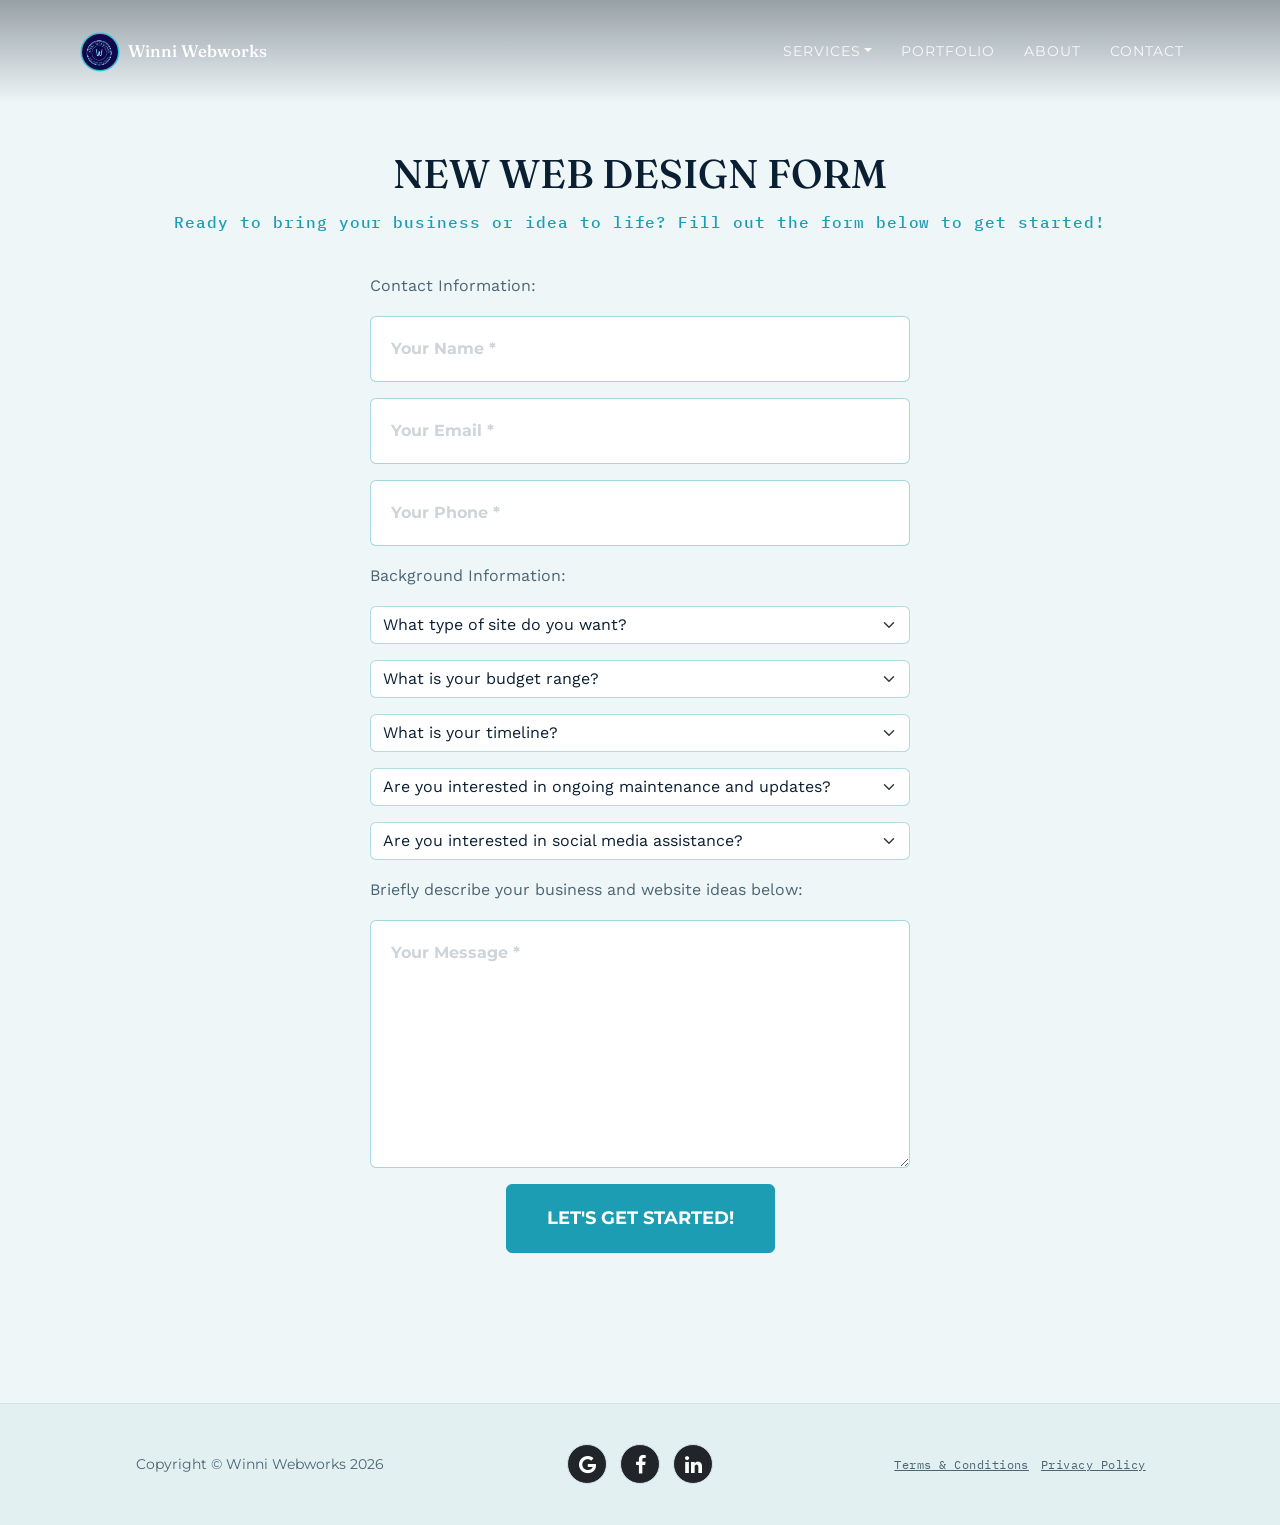
<file: WebDesignForm.html>
<!DOCTYPE html>
<html data-bs-theme="light" lang="en">

<head>
  <meta charset="utf-8">
  <!-- Google Analytics -->
  <script async src="https://www.googletagmanager.com/gtag/js?id=G-Y86VKH0ZQD"></script>
  <script>
    window.dataLayer = window.dataLayer || [];
    function gtag() { dataLayer.push(arguments); }
    gtag('js', new Date());

    gtag('config', 'G-Y86VKH0ZQD');
  </script>
  <meta name="viewport" content="width=device-width, initial-scale=1.0, shrink-to-fit=no">
  <link rel="icon" type="image/x-icon" href="favicon.ico">
  <link rel="icon" type="image/png" sizes="32x32" href="favicon-32x32.png">
  <link rel="icon" type="image/png" sizes="16x16" href="favicon-16x16.png">
  <link rel="apple-touch-icon" sizes="180x180" href="apple-touch-icon.png">
  <title>New Website Design Quote | Winni Webworks</title>
  <link rel="canonical" href="https://winniwebworks.com/WebDesignForm.html">
  <meta property="og:url" content="https://winniwebworks.com/WebDesignForm.html">
  <meta property="og:type" content="website">
  <meta property="og:image" content="https://winniwebworks.com/assets/img/WWW_Logo.jpg">
  <meta name="description"
    content="Request a custom website design quote from Winni Webworks. Get a modern, responsive website built to fit your business goals and online presence.">
  <link rel="stylesheet" href="assets/bootstrap/css/bootstrap.min.css">
  <link rel="preconnect" href="https://fonts.googleapis.com">
  <link rel="preconnect" href="https://fonts.gstatic.com" crossorigin>
  <link rel="stylesheet" href="https://fonts.googleapis.com/css2?family=Fraunces:ital,opsz,wght@0,9..144,400;0,9..144,500;0,9..144,600;1,9..144,500&family=Work+Sans:wght@400;500;600&family=IBM+Plex+Mono:wght@400;500&display=swap">
  <link rel="stylesheet" href="assets/fonts/font-awesome.min.css">
  <link rel="stylesheet" href="assets/css/styles.min.css">
  <link rel="stylesheet" href="assets/css/theme.css">
</head>

<body>
  <nav class="navbar navbar-expand-lg fixed-top navbar-dark" id="mainNav">
    <div class="container"><a class="navbar-brand" href="#page-top"><span class="brand-mark"><img src="assets/img/WWW_Logo.jpg" alt="Winni Webworks logo"></span>Winni Webworks</a><button class="navbar-toggler"
        data-bs-toggle="collapse" data-bs-target="#navbarResponsive" type="button" aria-controls="navbarResponsive"
        aria-expanded="false" aria-label="Toggle navigation"><i class="fa fa-bars"></i></button>
      <div class="collapse navbar-collapse" id="navbarResponsive">
        <ul class="navbar-nav ms-auto text-uppercase">
          <li class="nav-item dropdown"><a class="dropdown-toggle nav-link" data-bs-toggle="dropdown"
              aria-expanded="false" href="#">Services</a>
            <div class="dropdown-menu"
              style="background: rgba(255,255,255,0.5);border-width: 1px;border-color: var(--bs-secondary);"><a
                class="dropdown-item" href="WebDesign.html" style="padding-top: 16px;padding-bottom: 16px;">Web
                Design</a><a class="dropdown-item" href="Socials.html"
                style="padding-right: 16px;padding-left: 16px;padding-top: 16px;padding-bottom: 16px;">Social Media</a><a class="dropdown-item" href="SEO.html"
                style="padding-right: 16px;padding-left: 16px;padding-top: 16px;padding-bottom: 16px;">SEO</a>
            </div>
          </li>
          <li class="nav-item"><a class="nav-link" href="Portfolio.html">Portfolio</a></li>
          <li class="nav-item"><a class="nav-link" href="About.html">About</a></li>
          <li class="nav-item"><a class="nav-link" href="index.html#contact">Contact</a></li>
        </ul>
      </div>
    </div>
  </nav>
  <section id="contact">
    <div class="container">
      <div class="row">
        <div class="col-lg-12 text-center">
          <h2 class="text-uppercase section-heading">New Web Design Form</h2>
          <h3 class="section-subheading" style="color: rgba(255,255,255,0.75);margin-bottom: 40px;">Ready to bring your
            business or idea to life? Fill out the form below to get started!</h3>
        </div>
      </div>
      <div class="row">
        <div class="col-lg-12">
          <form id="contactForm" name="contactForm" action="https://formspree.io/f/mgorbkrj" method="post">
            <div class="row justify-content-center">
              <div class="col-md-6">
                <p style="color: rgb(255,255,255);">Contact Information:</p>
                <div class="mb-3 form-group"><input class="form-control" type="text" id="name" placeholder="Your Name *"
                    name="name" required=""><small class="form-text text-danger flex-grow-1 lead"></small></div>
                <div class="mb-3 form-group"><input class="form-control" type="email" id="email"
                    placeholder="Your Email *" name="email" required=""><small
                    class="form-text text-danger lead"></small></div>
                <div class="mb-3 form-group"><input class="form-control" type="tel" id="phone"
                    placeholder="Your Phone *" name="phone"><small class="form-text text-danger lead"></small></div>
                <p style="color: rgb(255,255,255);">Background Information:</p>
                <div class="mb-3 form-group"><select class="form-select" name="site_type" required="">
                    <option value="">What type of site do you want?</option>
                    <optgroup label="Please select one:">
                      <option value="ecommerce">Online Store / E-commerce</option>
                      <option value="landingpage">Landing Page - Informational</option>
                      <option value="blog_portfolio">Blog Style or Portfolio Website</option>
                      <option value="unsure">Something Else / I'm not sure</option>
                    </optgroup>
                  </select><small class="form-text text-danger lead"></small></div>
                <div class="mb-3 form-group"><select class="form-select" name="site_type" required="">
                    <option value="">What is your budget range?</option>
                    <optgroup label="Please select one:">
                      <option value="100-500">Under $500</option>
                      <option value="500-1000">$500 -$1000</option>
                      <option value="1000+">$1000 +</option>
                      <option value="unsure">I'm not sure / Just Browsing</option>
                    </optgroup>
                  </select><small class="form-text text-danger lead"></small></div>
                <div class="mb-3 form-group"><select class="form-select" name="site_type" required="">
                    <option value="">What is your timeline?</option>
                    <optgroup label="Please select one:">
                      <option value="ASAP">I need the website as soon as possible</option>
                      <option value="soon">I need the website in the coming weeks/months</option>
                      <option value="unknown">I don't have a specific timeline yet</option>
                    </optgroup>
                  </select><small class="form-text text-danger lead"></small></div>
                <div class="mb-3 form-group"><select class="form-select" name="site_type" required="">
                    <option value="">Are you interested in ongoing maintenance and updates?</option>
                    <optgroup label="Please select one:">
                      <option value="Yes">Yes</option>
                      <option value="No">No - I want to set up and leave it</option>
                      <option value="unknown">Unsure / Need More Information</option>
                    </optgroup>
                  </select><small class="form-text text-danger lead"></small></div>
                <div class="mb-3 form-group"><select class="form-select" name="site_type" required="">
                    <option value="">Are you interested in social media assistance?</option>
                    <optgroup label="Please select one:">
                      <option value="Yes">Yes</option>
                      <option value="No">No</option>
                      <option value="Unknown">Unsure / Need More Information</option>
                      <option value="Maybe">Maybe in the future but not now</option>
                    </optgroup>
                  </select><small class="form-text text-danger lead"></small></div>
                <p style="color: rgb(255,255,255);">Briefly describe your business and website ideas below:</p>
                <div class="mb-3 form-group"><textarea class="form-control" id="message" placeholder="Your Message *"
                    name="message" required=""></textarea><small class="form-text text-danger lead"></small></div>
              </div>
              <div class="w-100"></div>
              <div class="col-lg-12 text-center">
                <div id="success"></div><button class="btn btn-primary btn-xl text-uppercase" id="submit"
                  type="submit">Let's Get Started!</button>
              </div>
            </div>
          </form>
        </div>
      </div>
    </div>
  </section>
  <footer>
    <div class="container">
      <div class="row">
        <div class="col-md-4"><span class="copyright">Copyright&nbsp;© Winni Webworks 2026</span></div>
        <div class="col-md-4">
          <ul class="list-inline social-buttons">
            <li class="list-inline-item"><a href="https://share.google/823uvBk97Z3JibrHM"><i
                  class="fa fa-google"></i></a></li>
            <li class="list-inline-item"><a
                href="https://www.facebook.com/profile.php?id=61588019742144&amp;rdid=fdAYL4mshR6fErhC&amp;share_url=https%3A%2F%2Fwww.facebook.com%2Fshare%2F17eQ1FA31u%2F#"><i
                  class="fa fa-facebook"></i></a></li>
            <li class="list-inline-item"><a href="https://www.linkedin.com/in/sara-huntley/"><i
                  class="fa fa-linkedin"></i></a></li>
          </ul>
        </div>
        <div class="col-md-4">
          <ul class="list-inline quicklinks">
            <li class="list-inline-item"><a href="Terms.html">Terms &amp; Conditions</a></li>
            <li class="list-inline-item"><a href="Legal.html">Privacy Policy</a></li>
          </ul>
        </div>
      </div>
    </div>
  </footer>
  <script src="assets/bootstrap/js/bootstrap.min.js"></script>
  <script src="assets/js/script.min.js"></script>
</body>

</html>
</file>
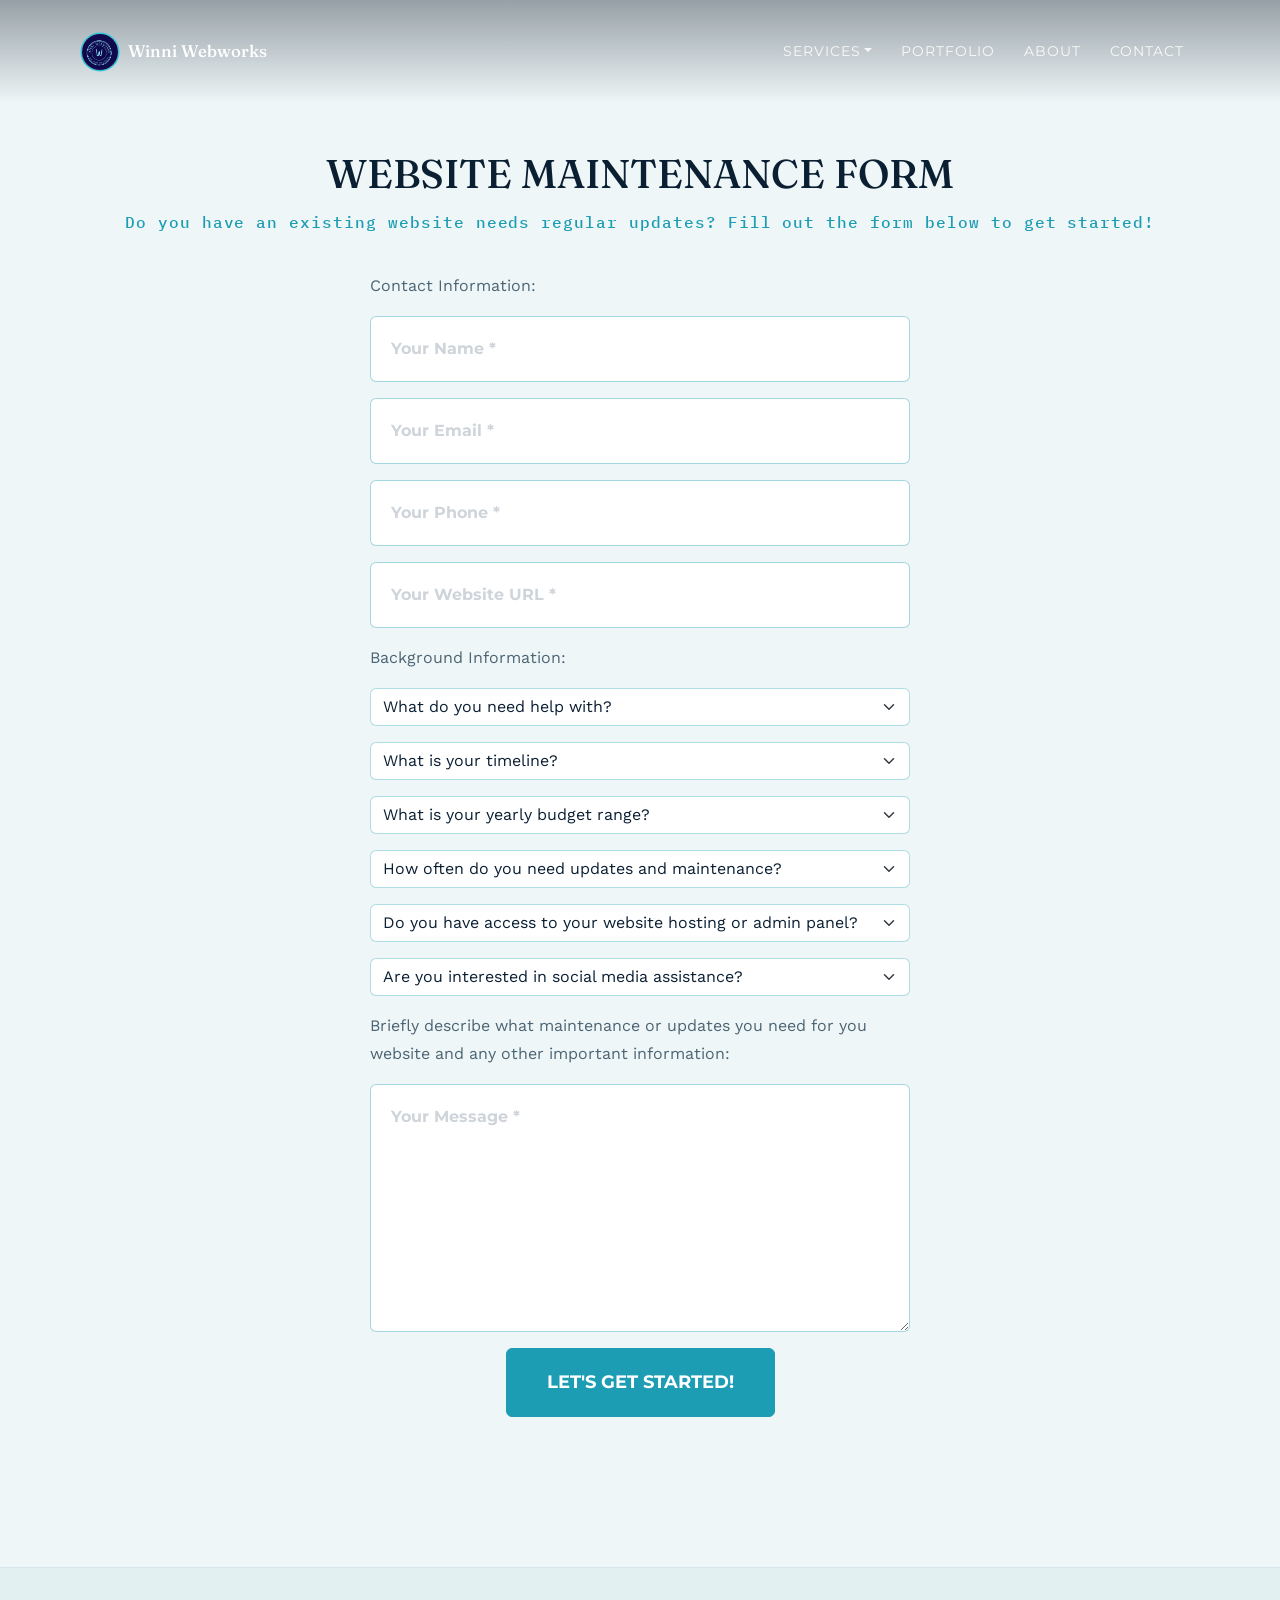
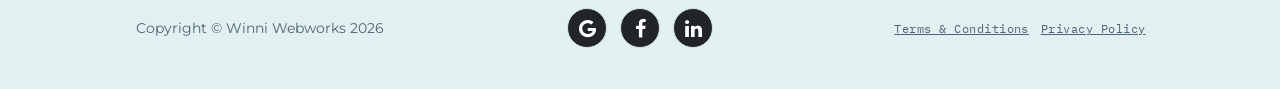
<file: WebMaintainForm.html>
<!DOCTYPE html>
<html data-bs-theme="light" lang="en">

<head>
  <meta charset="utf-8">
  <!-- Google Analytics -->
  <script async src="https://www.googletagmanager.com/gtag/js?id=G-Y86VKH0ZQD"></script>
  <script>
    window.dataLayer = window.dataLayer || [];
    function gtag() { dataLayer.push(arguments); }
    gtag('js', new Date());

    gtag('config', 'G-Y86VKH0ZQD');
  </script>
  <meta name="viewport" content="width=device-width, initial-scale=1.0, shrink-to-fit=no">
  <link rel="icon" type="image/x-icon" href="favicon.ico">
  <link rel="icon" type="image/png" sizes="32x32" href="favicon-32x32.png">
  <link rel="icon" type="image/png" sizes="16x16" href="favicon-16x16.png">
  <link rel="apple-touch-icon" sizes="180x180" href="apple-touch-icon.png">
  <title>Maintenance Form | Winni Webworks</title>
  <link rel="canonical" href="https://winniwebworks.com/WebMaintainForm.html">
  <meta property="og:url" content="https://winniwebworks.com/WebMaintainForm.html">
  <meta property="og:type" content="website">
  <meta property="og:image" content="https://winniwebworks.com/assets/img/WWW_Logo.jpg">
  <meta name="description"
    content="Request website maintenance services from Winni Webworks. Keep your site updated, secure, and running smoothly with ongoing support and updates.">
  <link rel="stylesheet" href="assets/bootstrap/css/bootstrap.min.css">
  <link rel="preconnect" href="https://fonts.googleapis.com">
  <link rel="preconnect" href="https://fonts.gstatic.com" crossorigin>
  <link rel="stylesheet" href="https://fonts.googleapis.com/css2?family=Fraunces:ital,opsz,wght@0,9..144,400;0,9..144,500;0,9..144,600;1,9..144,500&family=Work+Sans:wght@400;500;600&family=IBM+Plex+Mono:wght@400;500&display=swap">
  <link rel="stylesheet" href="assets/fonts/font-awesome.min.css">
  <link rel="stylesheet" href="assets/css/styles.min.css">
  <link rel="stylesheet" href="assets/css/theme.css">
</head>

<body>
  <nav class="navbar navbar-expand-lg fixed-top navbar-dark" id="mainNav">
    <div class="container"><a class="navbar-brand" href="#page-top"><span class="brand-mark"><img src="assets/img/WWW_Logo.jpg" alt="Winni Webworks logo"></span>Winni Webworks</a><button class="navbar-toggler"
        data-bs-toggle="collapse" data-bs-target="#navbarResponsive" type="button" aria-controls="navbarResponsive"
        aria-expanded="false" aria-label="Toggle navigation"><i class="fa fa-bars"></i></button>
      <div class="collapse navbar-collapse" id="navbarResponsive">
        <ul class="navbar-nav ms-auto text-uppercase">
          <li class="nav-item dropdown"><a class="dropdown-toggle nav-link" data-bs-toggle="dropdown"
              aria-expanded="false" href="#">Services</a>
            <div class="dropdown-menu"
              style="background: rgba(255,255,255,0.5);border-width: 1px;border-color: var(--bs-secondary);"><a
                class="dropdown-item" href="WebDesign.html" style="padding-top: 16px;padding-bottom: 16px;">Web
                Design</a><a class="dropdown-item" href="Socials.html"
                style="padding-right: 16px;padding-left: 16px;padding-top: 16px;padding-bottom: 16px;">Social Media</a><a class="dropdown-item" href="SEO.html"
                style="padding-right: 16px;padding-left: 16px;padding-top: 16px;padding-bottom: 16px;">SEO</a>
            </div>
          </li>
          <li class="nav-item"><a class="nav-link" href="Portfolio.html">Portfolio</a></li>
          <li class="nav-item"><a class="nav-link" href="About.html">About</a></li>
          <li class="nav-item"><a class="nav-link" href="index.html#contact">Contact</a></li>
        </ul>
      </div>
    </div>
  </nav>
  <section id="contact">
    <div class="container">
      <div class="row">
        <div class="col-lg-12 text-center">
          <h2 class="text-uppercase section-heading">Website Maintenance Form</h2>
          <h3 class="section-subheading" style="color: rgba(255,255,255,0.75);margin-bottom: 40px;">Do you have an
            existing website needs regular updates? Fill out the form below to get started!</h3>
        </div>
      </div>
      <div class="row">
        <div class="col-lg-12">
          <form id="contactForm" name="contactForm" action="https://formspree.io/f/maqazovd" method="post">
            <div class="row justify-content-center">
              <div class="col-md-6">
                <p style="color: rgb(255,255,255);">Contact Information:</p>
                <div class="mb-3 form-group"><input class="form-control" type="text" id="name" placeholder="Your Name *"
                    name="name" required=""><small class="form-text text-danger flex-grow-1 lead"></small></div>
                <div class="mb-3 form-group"><input class="form-control" type="email" id="email"
                    placeholder="Your Email *" name="email" required=""><small
                    class="form-text text-danger lead"></small></div>
                <div class="mb-3 form-group"><input class="form-control" type="tel" id="phone"
                    placeholder="Your Phone *" name="phone"></div>
                <div class="mb-3 form-group"><small class="form-text text-danger lead"></small></div>
                <div class="mb-3 form-group"><input class="form-control" type="text" id="website"
                    placeholder="Your Website URL *" name="website"><small class="form-text text-danger lead"></small>
                </div>
                <p style="color: rgb(255,255,255);">Background Information:</p>
                <div class="mb-3 form-group"><select class="form-select" name="site_type" required="">
                    <option value="">What do you need help with?</option>
                    <optgroup label="Please select one:">
                      <option value="bug">Bug / Something Is Broken</option>
                      <option value="contentupdates">Content Updates (text/images/forms)</option>
                      <option value="performance">Performance / Speed Issues</option>
                      <option value="security">Security Issue or Enhancement</option>
                      <option value="otheroptions">Something Else / Multiple Options</option>
                    </optgroup>
                  </select><small class="form-text text-danger lead"></small></div>
                <div class="mb-3 form-group"><select class="form-select" name="site_type" required="">
                    <option value="">What is your timeline?</option>
                    <optgroup label="Please select one:">
                      <option value="ASAP">Urgent - As soon as possible</option>
                      <option value="soon">Medium - Within the next few weeks</option>
                      <option value="noturgent">Not Urgent / Just browsing</option>
                    </optgroup>
                  </select><small class="form-text text-danger lead"></small></div>
                <div class="mb-3 form-group"><select class="form-select" name="site_type" required="">
                    <option value="">What is your yearly budget range?</option>
                    <optgroup label="Please select one:">
                      <option value="100-500">Under $500</option>
                      <option value="500-1000">$500 -$1000</option>
                      <option value="1000+">$1000 +</option>
                      <option value="unsure">I'm not sure / Just Browsing</option>
                    </optgroup>
                  </select><small class="form-text text-danger lead"></small></div>
                <div class="mb-3 form-group"><select class="form-select" name="site_type" required="">
                    <option value="">How often do you need updates and maintenance?</option>
                    <optgroup label="Please select one:">
                      <option value="OneTime">One time effort</option>
                      <option value="monthly">Monthly</option>
                      <option value="yearly">Yearly</option>
                      <option value="unknown">Unsure</option>
                    </optgroup>
                  </select><small class="form-text text-danger lead"></small></div>
                <div class="mb-3 form-group"><select class="form-select" name="site_type" required="">
                    <option value="">Do you have access to your website hosting or admin panel?</option>
                    <optgroup label="Please select one:">
                      <option value="Yes">Yes, I have full access</option>
                      <option value="partial">Partial Access</option>
                      <option value="no">No / I'm not sure</option>
                    </optgroup>
                  </select><small class="form-text text-danger lead"></small></div>
                <div class="mb-3 form-group"><select class="form-select" name="site_type" required="">
                    <option value="">Are you interested in social media assistance?</option>
                    <optgroup label="Please select one:">
                      <option value="Yes">Yes, tell me more</option>
                      <option value="no">No, I'm not interested</option>
                      <option value="unsure">Need more information / I'm not sure</option>
                    </optgroup>
                  </select><small class="form-text text-danger lead"></small></div>
                <p style="color: rgb(255,255,255);">Briefly describe what&nbsp;maintenance or updates you need for you
                  website and any other important information:</p>
                <div class="mb-3 form-group"><textarea class="form-control" id="message" placeholder="Your Message *"
                    name="message" required=""></textarea><small class="form-text text-danger lead"></small></div>
              </div>
              <div class="w-100"></div>
              <div class="col-lg-12 text-center">
                <div id="success"></div><button class="btn btn-primary btn-xl text-uppercase" id="submit"
                  type="submit">Let's Get Started!</button>
              </div>
            </div>
          </form>
        </div>
      </div>
    </div>
  </section>
  <footer>
    <div class="container">
      <div class="row">
        <div class="col-md-4"><span class="copyright">Copyright&nbsp;© Winni Webworks 2026</span></div>
        <div class="col-md-4">
          <ul class="list-inline social-buttons">
            <li class="list-inline-item"><a href="https://share.google/823uvBk97Z3JibrHM"><i
                  class="fa fa-google"></i></a></li>
            <li class="list-inline-item"><a
                href="https://www.facebook.com/profile.php?id=61588019742144&amp;rdid=fdAYL4mshR6fErhC&amp;share_url=https%3A%2F%2Fwww.facebook.com%2Fshare%2F17eQ1FA31u%2F#"><i
                  class="fa fa-facebook"></i></a></li>
            <li class="list-inline-item"><a href="https://www.linkedin.com/in/sara-huntley/"><i
                  class="fa fa-linkedin"></i></a></li>
          </ul>
        </div>
        <div class="col-md-4">
          <ul class="list-inline quicklinks">
            <li class="list-inline-item"><a href="Terms.html">Terms &amp; Conditions</a></li>
            <li class="list-inline-item"><a href="Legal.html">Privacy Policy</a></li>
          </ul>
        </div>
      </div>
    </div>
  </footer>
  <script src="assets/bootstrap/js/bootstrap.min.js"></script>
  <script src="assets/js/script.min.js"></script>
</body>

</html>
</file>
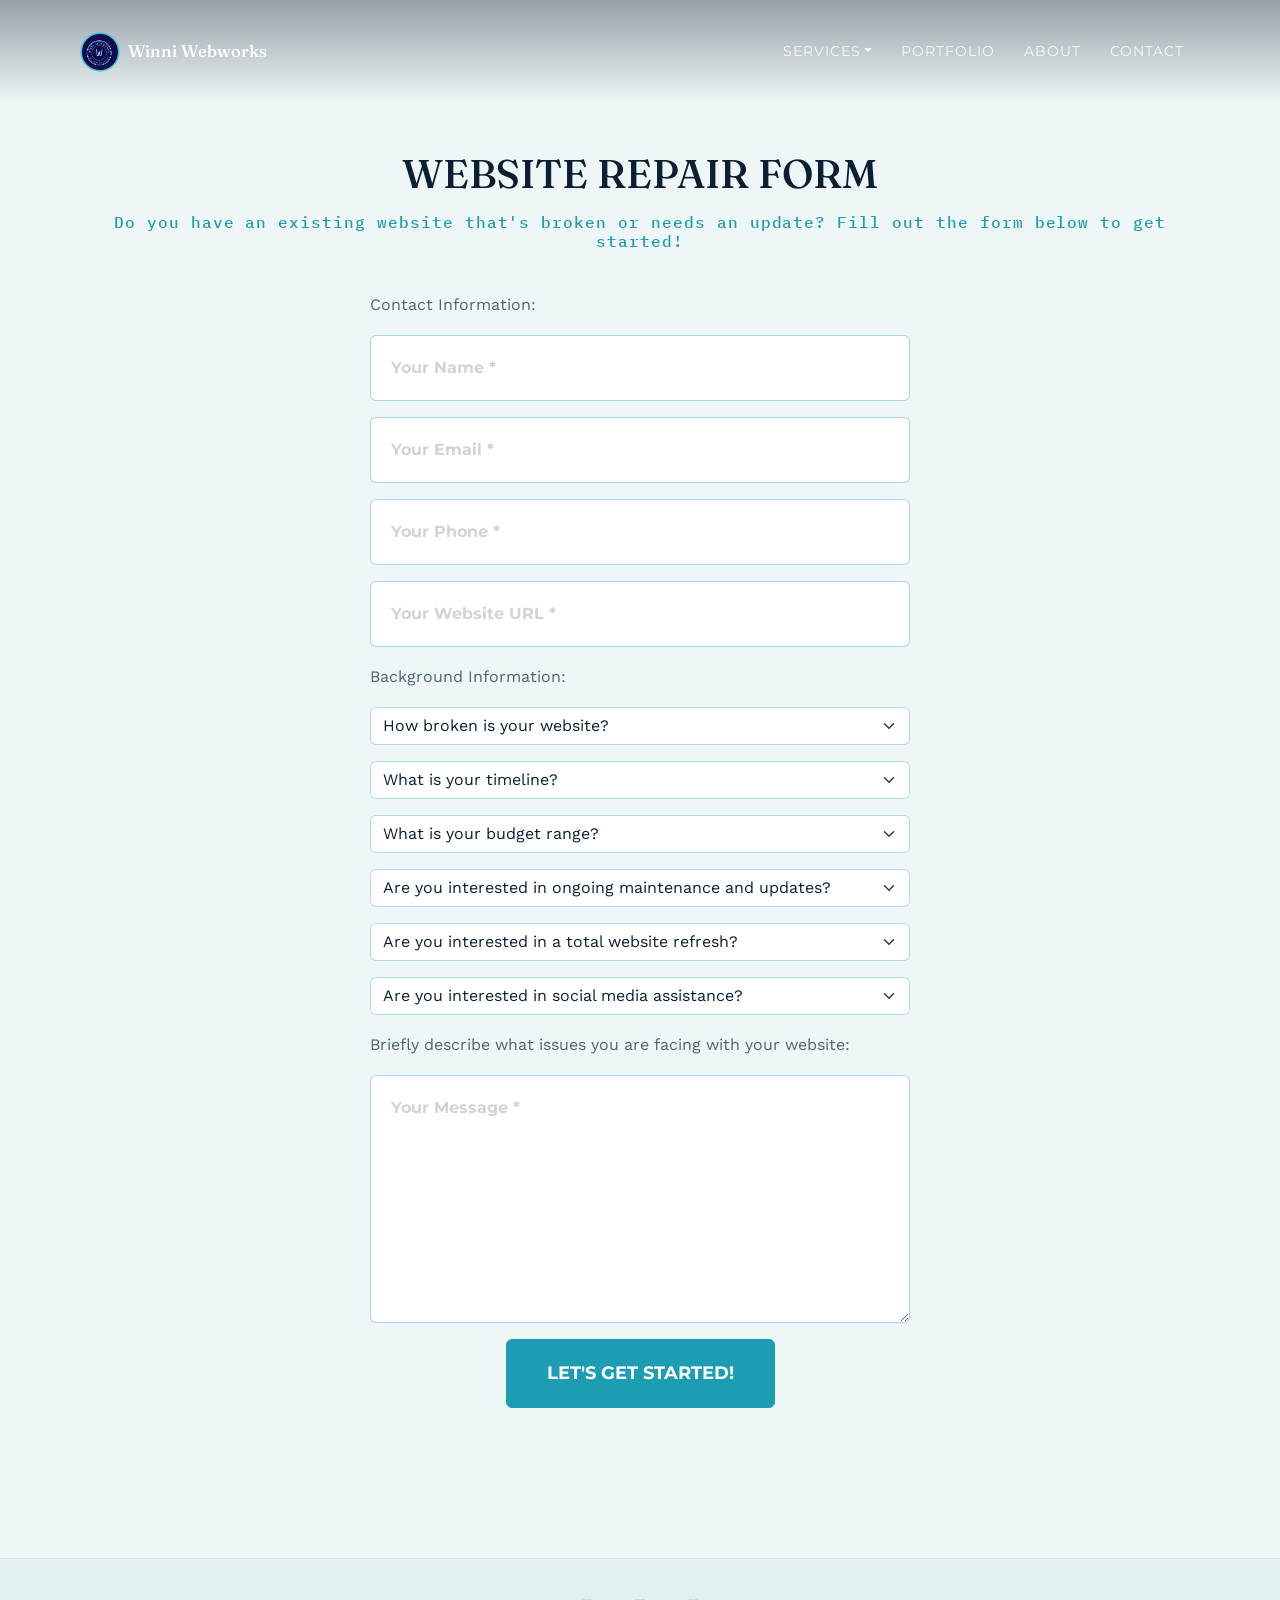
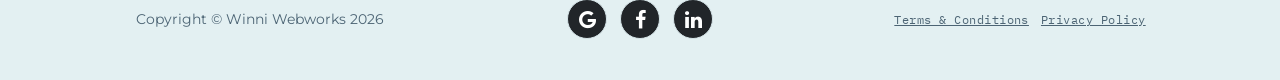
<file: WebRepairForm.html>
<!DOCTYPE html>
<html data-bs-theme="light" lang="en">

<head>
  <meta charset="utf-8">
  <!-- Google Analytics -->
  <script async src="https://www.googletagmanager.com/gtag/js?id=G-Y86VKH0ZQD"></script>
  <script>
    window.dataLayer = window.dataLayer || [];
    function gtag() { dataLayer.push(arguments); }
    gtag('js', new Date());

    gtag('config', 'G-Y86VKH0ZQD');
  </script>
  <meta name="viewport" content="width=device-width, initial-scale=1.0, shrink-to-fit=no">
  <link rel="icon" type="image/x-icon" href="favicon.ico">
  <link rel="icon" type="image/png" sizes="32x32" href="favicon-32x32.png">
  <link rel="icon" type="image/png" sizes="16x16" href="favicon-16x16.png">
  <link rel="apple-touch-icon" sizes="180x180" href="apple-touch-icon.png">
  <title>Web Repair Form | Winni Webworks</title>
  <link rel="canonical" href="https://winniwebworks.com/WebRepairForm.html">
  <meta property="og:url" content="https://winniwebworks.com/WebRepairForm.html">
  <meta property="og:type" content="website">
  <meta property="og:image" content="https://winniwebworks.com/assets/img/WWW_Logo.jpg">
  <meta name="description"
    content="Request a website repair quote from Winni Webworks. We fix broken layouts, bugs, and performance issues to get your website back on track quickly.">
  <link rel="stylesheet" href="assets/bootstrap/css/bootstrap.min.css">
  <link rel="preconnect" href="https://fonts.googleapis.com">
  <link rel="preconnect" href="https://fonts.gstatic.com" crossorigin>
  <link rel="stylesheet" href="https://fonts.googleapis.com/css2?family=Fraunces:ital,opsz,wght@0,9..144,400;0,9..144,500;0,9..144,600;1,9..144,500&family=Work+Sans:wght@400;500;600&family=IBM+Plex+Mono:wght@400;500&display=swap">
  <link rel="stylesheet" href="assets/fonts/font-awesome.min.css">
  <link rel="stylesheet" href="assets/css/styles.min.css">
  <link rel="stylesheet" href="assets/css/theme.css">
</head>

<body>
  <nav class="navbar navbar-expand-lg fixed-top navbar-dark" id="mainNav">
    <div class="container"><a class="navbar-brand" href="#page-top"><span class="brand-mark"><img src="assets/img/WWW_Logo.jpg" alt="Winni Webworks logo"></span>Winni Webworks</a><button class="navbar-toggler"
        data-bs-toggle="collapse" data-bs-target="#navbarResponsive" type="button" aria-controls="navbarResponsive"
        aria-expanded="false" aria-label="Toggle navigation"><i class="fa fa-bars"></i></button>
      <div class="collapse navbar-collapse" id="navbarResponsive">
        <ul class="navbar-nav ms-auto text-uppercase">
          <li class="nav-item dropdown"><a class="dropdown-toggle nav-link" data-bs-toggle="dropdown"
              aria-expanded="false" href="#">Services</a>
            <div class="dropdown-menu"
              style="background: rgba(255,255,255,0.5);border-width: 1px;border-color: var(--bs-secondary);"><a
                class="dropdown-item" href="WebDesign.html" style="padding-top: 16px;padding-bottom: 16px;">Web
                Design</a><a class="dropdown-item" href="Socials.html"
                style="padding-right: 16px;padding-left: 16px;padding-top: 16px;padding-bottom: 16px;">Social Media</a><a class="dropdown-item" href="SEO.html"
                style="padding-right: 16px;padding-left: 16px;padding-top: 16px;padding-bottom: 16px;">SEO</a>
            </div>
          </li>
          <li class="nav-item"><a class="nav-link" href="Portfolio.html">Portfolio</a></li>
          <li class="nav-item"><a class="nav-link" href="About.html">About</a></li>
          <li class="nav-item"></li>
          <li class="nav-item"><a class="nav-link" href="index.html#contact">Contact</a></li>
        </ul>
      </div>
    </div>
  </nav>
  <section id="contact">
    <div class="container">
      <div class="row">
        <div class="col-lg-12 text-center">
          <h2 class="text-uppercase section-heading">Website Repair Form</h2>
          <h3 class="section-subheading" style="color: rgba(255,255,255,0.75);margin-bottom: 40px;">Do you have an
            existing website that's broken or needs an update? Fill out the form below to get started!</h3>
        </div>
      </div>
      <div class="row">
        <div class="col-lg-12">
          <form id="contactForm" name="contactForm" action="https://formspree.io/f/xlgakbzo" method="post">
            <div class="row justify-content-center">
              <div class="col-md-6">
                <p style="color: rgb(255,255,255);">Contact Information:</p>
                <div class="mb-3 form-group"><input class="form-control" type="text" id="name" placeholder="Your Name *"
                    name="name" required=""><small class="form-text text-danger flex-grow-1 lead"></small></div>
                <div class="mb-3 form-group"><input class="form-control" type="email" id="email"
                    placeholder="Your Email *" name="email" required=""><small
                    class="form-text text-danger lead"></small></div>
                <div class="mb-3 form-group"><input class="form-control" type="tel" id="phone"
                    placeholder="Your Phone *" name="phone"></div>
                <div class="mb-3 form-group"><small class="form-text text-danger lead"></small></div>
                <div class="mb-3 form-group"><input class="form-control" type="text" id="website"
                    placeholder="Your Website URL *" name="website"><small class="form-text text-danger lead"></small>
                </div>
                <p style="color: rgb(255,255,255);">Background Information:</p>
                <div class="mb-3 form-group"><select class="form-select" name="site_type" required="">
                    <option value="">How broken is your website?</option>
                    <optgroup label="Please select one:">
                      <option value="cannotaccess">Cannot currently access on front-end and/or back-end</option>
                      <option value="updates">It works but needs system updates</option>
                      <option value="partialworking">Some things work and other things do not work anymore</option>
                      <option value="unsure">Something Else / I'm not sure</option>
                    </optgroup>
                  </select><small class="form-text text-danger lead"></small></div>
                <div class="mb-3 form-group"><select class="form-select" name="site_type" required="">
                    <option value="">What is your timeline?</option>
                    <optgroup label="Please select one:">
                      <option value="ASAP">I need to be up and running as soon as possible</option>
                      <option value="soon">Things work for now and I have some time</option>
                      <option value="unknown">I don't have a specific timeline yet</option>
                    </optgroup>
                  </select><small class="form-text text-danger lead"></small></div>
                <div class="mb-3 form-group"><select class="form-select" name="site_type" required="">
                    <option value="">What is your budget range?</option>
                    <optgroup label="Please select one:">
                      <option value="100-500">Under $500</option>
                      <option value="500-1000">$500 -$1000</option>
                      <option value="1000+">$1000 +</option>
                      <option value="unsure">I'm not sure / Just Browsing</option>
                    </optgroup>
                  </select><small class="form-text text-danger lead"></small></div>
                <div class="mb-3 form-group"><select class="form-select" name="site_type" required="">
                    <option value="">Are you interested in ongoing maintenance and updates?</option>
                    <optgroup label="Please select one:">
                      <option value="Yes">Yes</option>
                      <option value="No">No - I want to set up and leave it</option>
                      <option value="unknown">Unsure / Need More Information</option>
                    </optgroup>
                  </select><small class="form-text text-danger lead"></small></div>
                <div class="mb-3 form-group"><select class="form-select" name="site_type" required="">
                    <option value="">Are you interested in a total website refresh?</option>
                    <optgroup label="Please select one:">
                      <option value="Yes">I am open to exploring options</option>
                      <option value="maybe">I would consider it, but it's not my first choice</option>
                      <option value="no">No - I want the site I have to be up and running</option>
                      <option value="unsure">Whatever it takes for the lowest cost</option>
                    </optgroup>
                  </select><small class="form-text text-danger lead"></small></div>
                <div class="mb-3 form-group"><select class="form-select" name="site_type" required="">
                    <option value="">Are you interested in social media assistance?</option>
                    <optgroup label="Please select one:">
                      <option value="Yes">I am open to exploring options</option>
                      <option value="no">No, I'm not interested</option>
                      <option value="unsure">Unsure / Need more information</option>
                    </optgroup>
                  </select><small class="form-text text-danger lead"></small></div>
                <p style="color: rgb(255,255,255);">Briefly describe what issues you are facing with your website:</p>
                <div class="mb-3 form-group"><textarea class="form-control" id="message" placeholder="Your Message *"
                    name="message" required=""></textarea><small class="form-text text-danger lead"></small></div>
              </div>
              <div class="w-100"></div>
              <div class="col-lg-12 text-center">
                <div id="success"></div><button class="btn btn-primary btn-xl text-uppercase" id="submit"
                  type="submit">Let's Get Started!</button>
              </div>
            </div>
          </form>
        </div>
      </div>
    </div>
  </section>
  <footer>
    <div class="container">
      <div class="row">
        <div class="col-md-4"><span class="copyright">Copyright&nbsp;© Winni Webworks 2026</span></div>
        <div class="col-md-4">
          <ul class="list-inline social-buttons">
            <li class="list-inline-item"><a href="https://share.google/823uvBk97Z3JibrHM"><i
                  class="fa fa-google"></i></a></li>
            <li class="list-inline-item"><a
                href="https://www.facebook.com/profile.php?id=61588019742144&amp;rdid=fdAYL4mshR6fErhC&amp;share_url=https%3A%2F%2Fwww.facebook.com%2Fshare%2F17eQ1FA31u%2F#"><i
                  class="fa fa-facebook"></i></a></li>
            <li class="list-inline-item"><a href="https://www.linkedin.com/in/sara-huntley/"><i
                  class="fa fa-linkedin"></i></a></li>
          </ul>
        </div>
        <div class="col-md-4">
          <ul class="list-inline quicklinks">
            <li class="list-inline-item"><a href="Terms.html">Terms &amp; Conditions</a></li>
            <li class="list-inline-item"><a href="Legal.html">Privacy Policy</a></li>
          </ul>
        </div>
      </div>
    </div>
  </footer>
  <script src="assets/bootstrap/js/bootstrap.min.js"></script>
  <script src="assets/js/script.min.js"></script>
</body>

</html>
</file>
<file: assets/css/styles.min.css>
@media (min-width:992px){#mainNav .nav-item.dropdown:hover .dropdown-menu{display:block;margin-top:0}#mainNav .dropdown-menu .dropdown-item:hover,#mainNav .nav-item.dropdown:hover .dropdown-toggle{color:#fed136}}.divider-style{margin-top:70px;position:relative;margin-right:40px;margin-left:40px}.divider-style span{background:#fff;padding:0 20px;position:relative;z-index:5}.divider-style:before{content:"";display:block;border-top:1px solid #000;width:100%;height:1px;position:absolute;top:50%;z-index:1}.bs-icon{--bs-icon-size:.75rem;display:flex;flex-shrink:0;justify-content:center;align-items:center;font-size:var(--bs-icon-size);width:calc(var(--bs-icon-size) * 2);height:calc(var(--bs-icon-size) * 2);color:var(--bs-primary)}.bs-icon-xs{--bs-icon-size:1rem;width:calc(var(--bs-icon-size) * 1.5);height:calc(var(--bs-icon-size) * 1.5)}.bs-icon-sm{--bs-icon-size:1rem}.bs-icon-md{--bs-icon-size:1.5rem}.bs-icon-lg{--bs-icon-size:2rem}.bs-icon-xl{--bs-icon-size:2.5rem}.bs-icon.bs-icon-primary{color:var(--bs-white);background:var(--bs-primary)}.bs-icon.bs-icon-primary-light{color:var(--bs-primary);background:rgba(var(--bs-primary-rgb),.2)}.bs-icon.bs-icon-semi-white{color:var(--bs-primary);background:rgba(255,255,255,.5)}.bs-icon.bs-icon-rounded{border-radius:.5rem}.bs-icon.bs-icon-circle{border-radius:50%}.bg-white-300{background:rgba(255,255,255,.3)!important}.rounded-bottom-left{border-radius:0;border-bottom-left-radius:.25rem!important}.rounded-bottom-right{border-radius:0;border-bottom-right-radius:.25rem!important}
</file>
<file: assets/css/theme.css>
/* ==========================================================================
   Winni Webworks — shared theme
   Loaded after bootstrap.min.css / styles.min.css on every page so the
   whole site (not just the homepage) shares one lake-and-logo color
   system, typography, nav, and footer. Content and markup are untouched;
   this file only restyles what's already there.
   ========================================================================== */

/* ---- Fonts (replaces the old Montserrat/Kaushan Script/Roboto Slab mix) ---- */
/* Add this link to <head> alongside this stylesheet:
   https://fonts.googleapis.com/css2?family=Fraunces:ital,opsz,wght@0,9..144,400;0,9..144,500;0,9..144,600;1,9..144,500&family=Work+Sans:wght@400;500;600&family=IBM+Plex+Mono:wght@400;500&display=swap
*/

:root,
[data-bs-theme="light"] {
  /* Bootstrap variable overrides -- these cascade into every .btn-*, .text-*,
     .bg-*, .border-*, .form-control, badge, and icon on every page. */
  --bs-primary: #1c9db3;
  --bs-primary-rgb: 28, 157, 179;
  --bs-primary-text-emphasis: #0f5865;
  --bs-primary-bg-subtle: #dcf1f4;
  --bs-primary-border-subtle: #a9dde6;
  --bs-secondary: #0a1930;
  --bs-secondary-rgb: 10, 25, 48;
  --bs-dark: #0b1f33;
  --bs-dark-rgb: 11, 31, 51;
  --bs-light: #eef6f7;
  --bs-light-rgb: 238, 246, 247;
  --bs-warning: #2fc4d6;
  --bs-warning-rgb: 47, 196, 214;
  --bs-info-text-emphasis: #0a1930;
  --bs-body-bg: #eef6f7;
  --bs-body-color: #16324a;
  --bs-link-color: #1c9db3;
  --bs-link-color-rgb: 28, 157, 179;
  --bs-link-hover-color: #0f5865;
  --bs-link-hover-color-rgb: 15, 88, 101;
  --bs-border-color: #d6e5e9;

  /* Our own tokens (same palette as the homepage) */
  --ink: #0b1f33;
  --ink-soft: #4c6474;
  --aqua: #1c9db3;
  --aqua-bright: #2fc4d6;
  --aqua-soft: rgba(28, 157, 179, 0.12);
  --navy: #0a1930;
  --navy-2: #0f2542;
  --line: #d6e5e9;
  --surface: #ffffff;
  --surface-2: #e3f0f2;
}

/* ---- Base typography ---- */
html, body {
  font-family: "Work Sans", system-ui, -apple-system, "Segoe UI", sans-serif;
  background-color: var(--bs-body-bg) !important;
  color: var(--ink) !important;
}

h1, h2, h3, h4, h5, h6,
.section-heading, .card-title, .navbar-brand,
.intro-heading, .card-subtitle {
  font-family: "Fraunces", Georgia, "Times New Roman", serif !important;
  font-weight: 500 !important;
}

a { color: var(--aqua); }
a:hover, a:focus { color: var(--navy-2); }

/* Small uppercase "kicker" text (subheadings, nav, footer links) */
.section-subheading {
  font-family: "IBM Plex Mono", ui-monospace, monospace !important;
  letter-spacing: 0.06em;
}

/* ---- Section heading color: white only where it still sits on a dark/photo
   background (the homepage hero); everywhere else (now light) it's ink. ---- */
.section-heading { color: var(--ink) !important; }
.masthead .section-heading,
.masthead .intro-heading,
.masthead h1,
.masthead p { color: #fff !important; }

/* ---- Nav ---- */
#mainNav {
  background: linear-gradient(180deg, rgba(8, 20, 36, 0.38), rgba(8, 20, 36, 0)) !important;
  transition: background 0.3s ease, box-shadow 0.3s ease, padding 0.3s ease;
}
#mainNav.navbar-shrink {
  background: #ffffff !important;
  box-shadow: 0 10px 30px -18px rgba(10, 25, 48, 0.28) !important;
}
#mainNav .navbar-brand {
  display: inline-flex;
  align-items: center;
  gap: 10px;
  color: #ffffff !important;
  font-size: 1.05rem !important;
}
#mainNav.navbar-shrink .navbar-brand { color: var(--ink) !important; }
#mainNav .navbar-brand .brand-mark {
  width: 36px;
  height: 36px;
  border-radius: 50%;
  overflow: hidden;
  flex-shrink: 0;
  box-shadow: 0 0 0 1.5px var(--aqua-bright);
  display: inline-block;
}
#mainNav .navbar-brand .brand-mark img { width: 100%; height: 100%; object-fit: cover; display: block; }

#mainNav .nav-link, #mainNav .dropdown-toggle {
  color: rgba(255, 255, 255, 0.88) !important;
  font-family: "IBM Plex Mono", ui-monospace, monospace;
  font-size: 0.72rem;
  letter-spacing: 0.06em;
}
#mainNav.navbar-shrink .nav-link, #mainNav.navbar-shrink .dropdown-toggle { color: var(--ink) !important; }
#mainNav .nav-link:hover, #mainNav .dropdown-toggle:hover,
#mainNav .dropdown-item:hover { color: var(--aqua-bright) !important; }
#mainNav.navbar-shrink .nav-link:hover,
#mainNav.navbar-shrink .dropdown-toggle:hover { color: var(--aqua) !important; }
#mainNav .navbar-toggler { color: #fff !important; background-color: transparent !important; border-color: rgba(255, 255, 255, 0.4) !important; }
#mainNav.navbar-shrink .navbar-toggler { color: var(--ink) !important; background-color: transparent !important; border-color: var(--line) !important; }

/* ---- Mobile menu: the expanded .navbar-collapse had no background of its
   own, so page content showed through behind the open menu items. ---- */
@media (max-width: 991.98px) {
  #mainNav #navbarResponsive.show,
  #mainNav #navbarResponsive.collapsing {
    background: var(--navy);
    padding: 14px 18px 20px;
    border-radius: 10px;
    margin-top: 10px;
  }
  #mainNav.navbar-shrink #navbarResponsive.show,
  #mainNav.navbar-shrink #navbarResponsive.collapsing {
    background: #ffffff;
    box-shadow: 0 16px 34px -18px rgba(10, 25, 48, 0.35);
  }
  #mainNav .navbar-nav .nav-item { padding: 4px 0; }
}

.dropdown-menu {
  background: #ffffff !important;
  border: 1px solid var(--line) !important;
  box-shadow: 0 20px 40px -20px rgba(10, 25, 48, 0.3);
}
.dropdown-item { color: var(--ink) !important; }
.dropdown-item:hover, .dropdown-item:focus { background: var(--aqua-soft) !important; color: var(--aqua) !important; }

/* ---- Buttons ---- */
.btn-primary {
  color: #ffffff !important;
  background-color: var(--aqua) !important;
  border-color: var(--aqua) !important;
}
.btn-primary:hover, .btn-primary:focus, .btn-primary:active {
  background-color: var(--navy) !important;
  border-color: var(--navy) !important;
  color: #ffffff !important;
}
.btn-outline-primary {
  color: var(--aqua) !important;
  border-color: var(--aqua) !important;
}
.btn-outline-primary:hover, .btn-outline-primary:focus {
  background-color: var(--aqua) !important;
  color: #ffffff !important;
}

/* ---- Cards & forms ---- */
.card { border-color: var(--line); box-shadow: 0 1px 3px rgba(10, 25, 48, 0.06); }
.card.border-primary { border-color: var(--aqua) !important; }
.form-control, .form-select {
  background-color: #ffffff !important;
  border: 1.5px solid rgba(28, 157, 179, 0.35) !important;
  color: var(--ink) !important;
}
.form-control:focus, .form-select:focus {
  border-color: var(--aqua) !important;
  box-shadow: 0 0 0 3px var(--aqua-soft) !important;
}

/* ---- #contact quote/inquiry sections (homepage + every standalone form page) ---- */
#contact { background-color: var(--bs-body-bg) !important; background-image: none; }
#contact .section-subheading { color: var(--aqua) !important; }
#contact p, #contact label { color: var(--ink-soft) !important; }

/* ---- Footer ---- */
footer {
  background: var(--surface-2) !important;
  color: var(--ink-soft) !important;
  border-top: 1px solid var(--line);
  padding: 40px 0;
}
footer .copyright { color: var(--ink-soft); }
footer .social-buttons a {
  color: var(--ink-soft);
  border: 1px solid var(--line);
  border-radius: 50%;
  width: 36px;
  height: 36px;
  display: inline-flex;
  align-items: center;
  justify-content: center;
}
footer .social-buttons a:hover { color: var(--aqua) !important; border-color: var(--aqua) !important; }
footer .quicklinks a { color: var(--ink-soft); font-family: "IBM Plex Mono", monospace; font-size: 0.75rem; letter-spacing: 0.04em; }
footer .quicklinks a:hover { color: var(--aqua) !important; }

/* ---- Bootstrap ships a second, hardcoded "#fed136 !important" rule for
   .text-primary later in the same stylesheet, which beats the variable-based
   rule above. Override it directly so icons that rely on .text-primary
   (service icon circles, etc.) pick up the new palette. ---- */
.text-primary { color: var(--aqua) !important; }

/* ---- Portfolio hover overlay: also a hardcoded rgba(254,209,54,.9) in
   Bootstrap, not variable-driven. ---- */
.portfolio-hover { background: rgba(28, 157, 179, 0.92) !important; }
.portfolio-hover-content { color: #fff !important; }

/* ---- Uniform portfolio card sizing (image + caption match across cards,
   regardless of each source image's original aspect ratio) ---- */
.portfolio-item { display: flex; flex-direction: column; }
.portfolio-item .portfolio-link { display: block; width: 100%; max-width: 400px; margin: 0 auto; }
.portfolio-item .portfolio-link img {
  width: 100%;
  aspect-ratio: 4 / 3;
  object-fit: cover;
  display: block;
}
.portfolio-item .portfolio-caption {
  width: 100%;
  max-width: 400px;
  flex: 1 1 auto;
  display: flex;
  flex-direction: column;
  justify-content: center;
  min-height: 150px;
}

/* ---- Text selection highlight (was the old gold) ---- */
::selection { background: #2fc4d6; color: #0b1f33; }

/* ---- A few pages hardcode literal legacy colors inline; catch those too ---- */
[style*="096d81"] { background: var(--navy) !important; }
[style*="254, 209, 54"], [style*="254,209,54"] { background: var(--aqua) !important; color: #fff !important; }
[style*="255, 246, 215"], [style*="255,246,215"] { background: var(--bs-body-bg) !important; }

/* ---- Small-screen fixes ---- */
/* Long placeholder questions in the form dropdowns were cut off on phones and tablets; let them wrap. */
.form-select { white-space: normal; height: auto; }
/* The first About heading overflowed its column on narrow phones. */
@media (max-width: 400px) {
  #about h2.display-1 { font-size: 33px; }
}
/* Long words in the form page headings overflowed on the narrowest phones. */
@media (max-width: 350px) {
  h2.section-heading { font-size: 30px !important; }
}
</file>
<file: assets/fonts/fontawesome5-overrides.min.css>
.fab.fa-bitcoin:before{content:"\f379"}.far.fa-calendar:before,.fas.fa-calendar:before{content:"\f133"}.far.fa-clipboard:before,.fas.fa-clipboard:before{content:"\f328"}.fab.fa-facebook-f:before{content:"\f39e"}.fab.fa-google-plus:before{content:"\f2b3"}.fas.fa-hotel:before{content:"\f594"}.fab.fa-linkedin:before{content:"\f08c"}.fas.fa-reply:before{content:"\f3e5"}.fas.fa-thermometer:before{content:"\f491"}.fab.fa-vimeo:before{content:"\f40a"}.far.fa-window-close:before,.fas.fa-window-close:before{content:"\f410"}.fab.fa-youtube-square:before{content:"\f431"}
</file>
